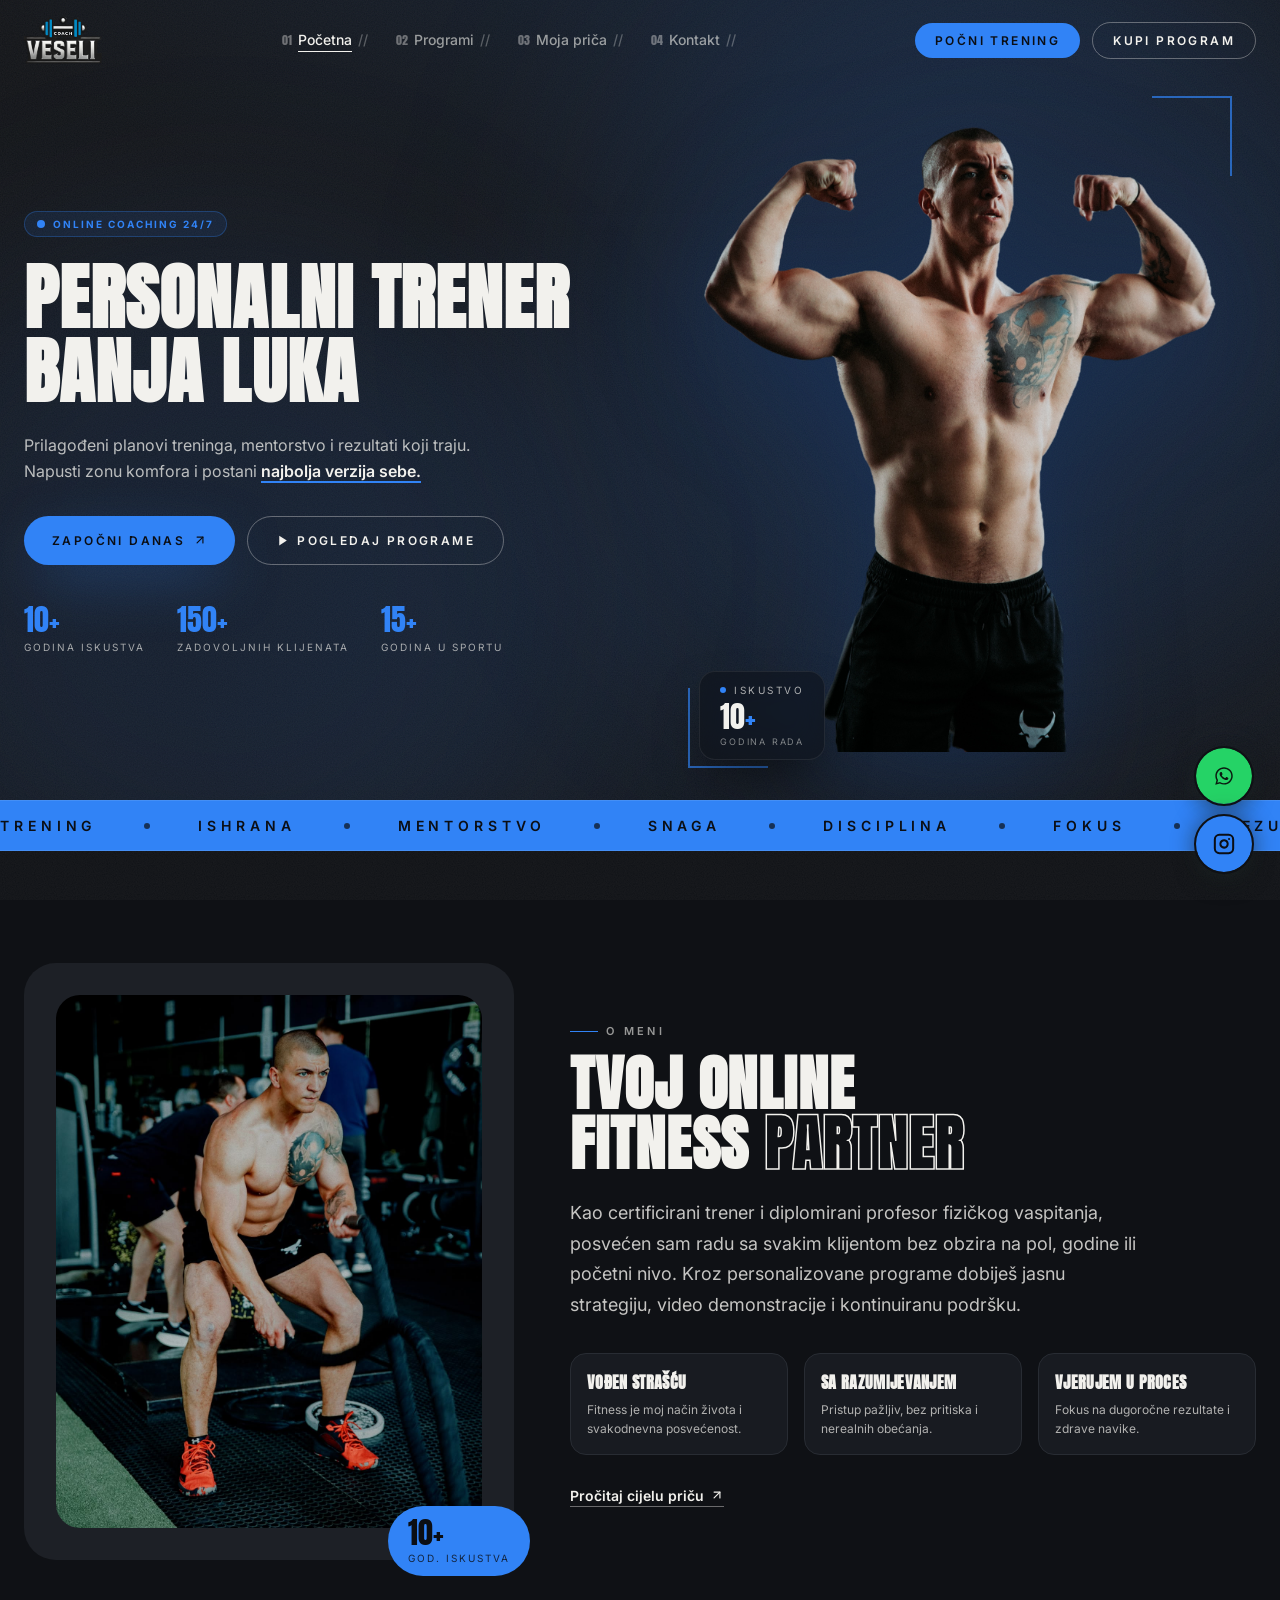
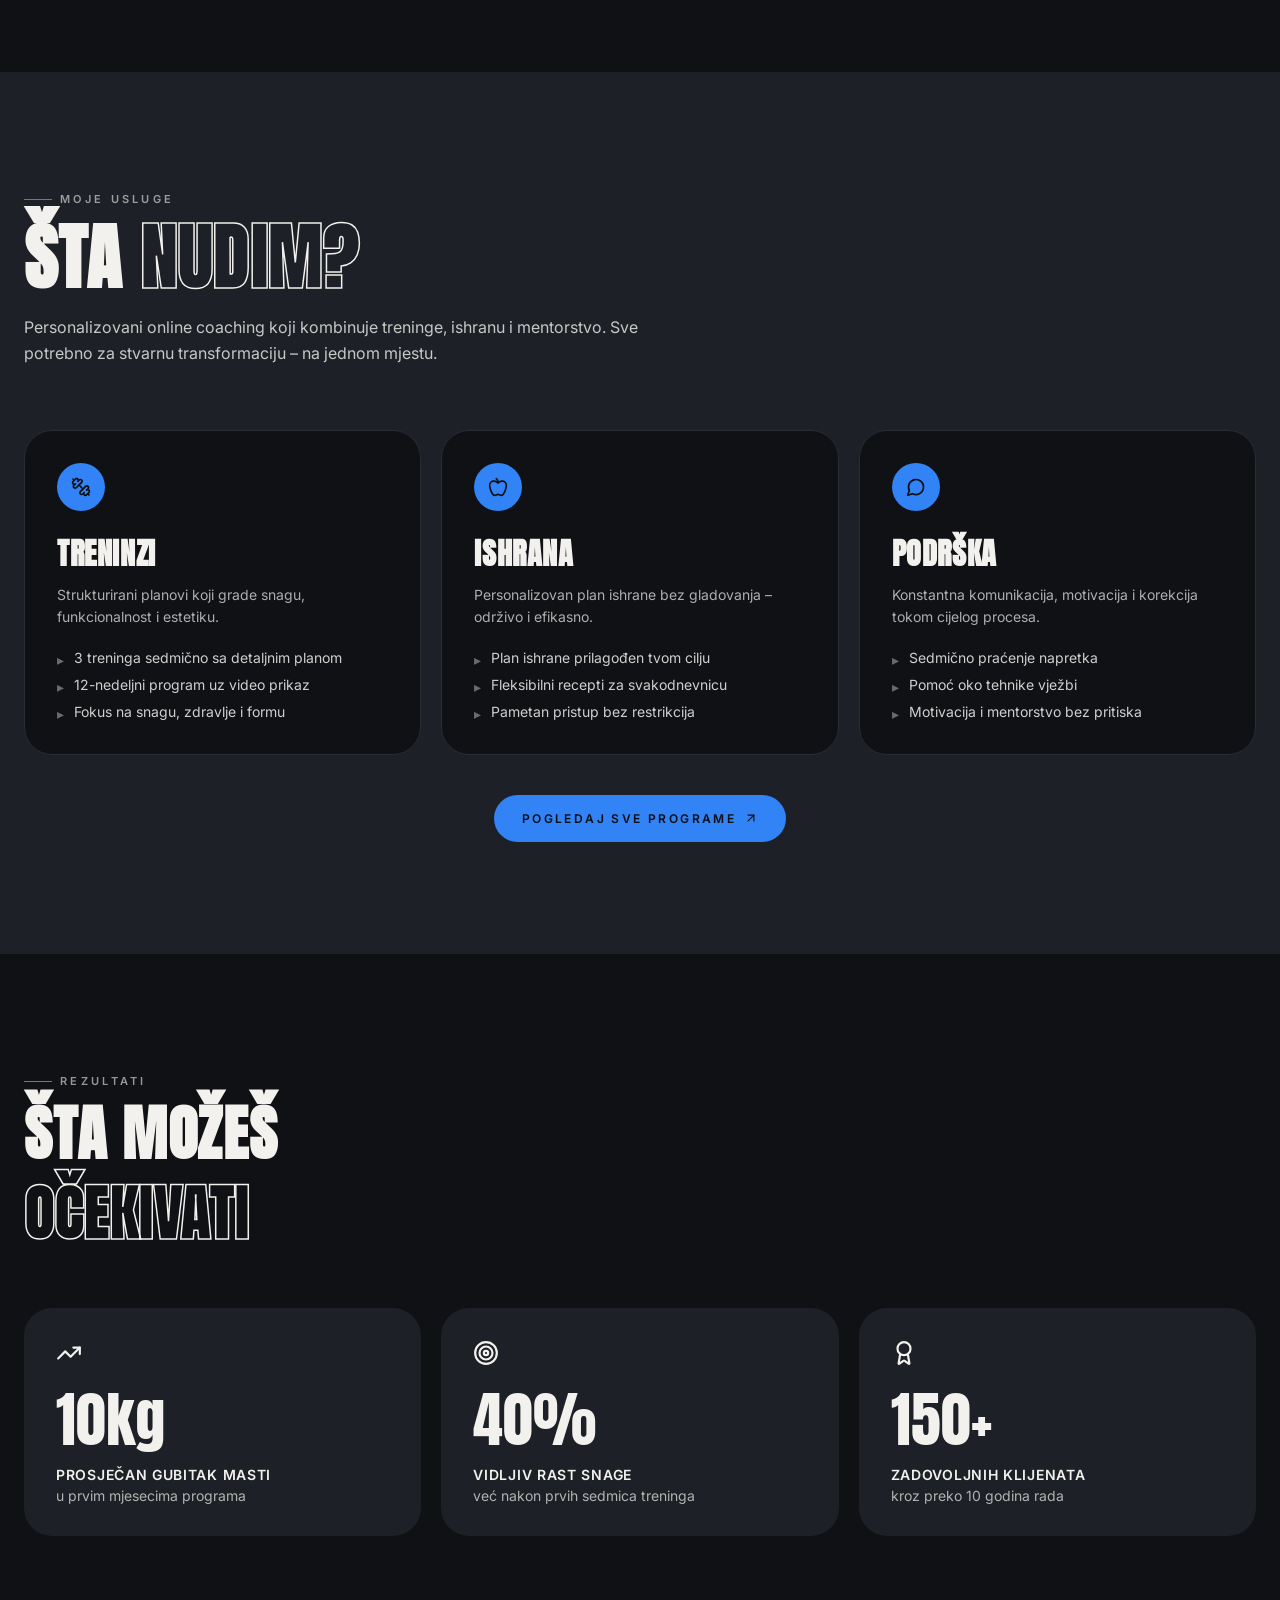
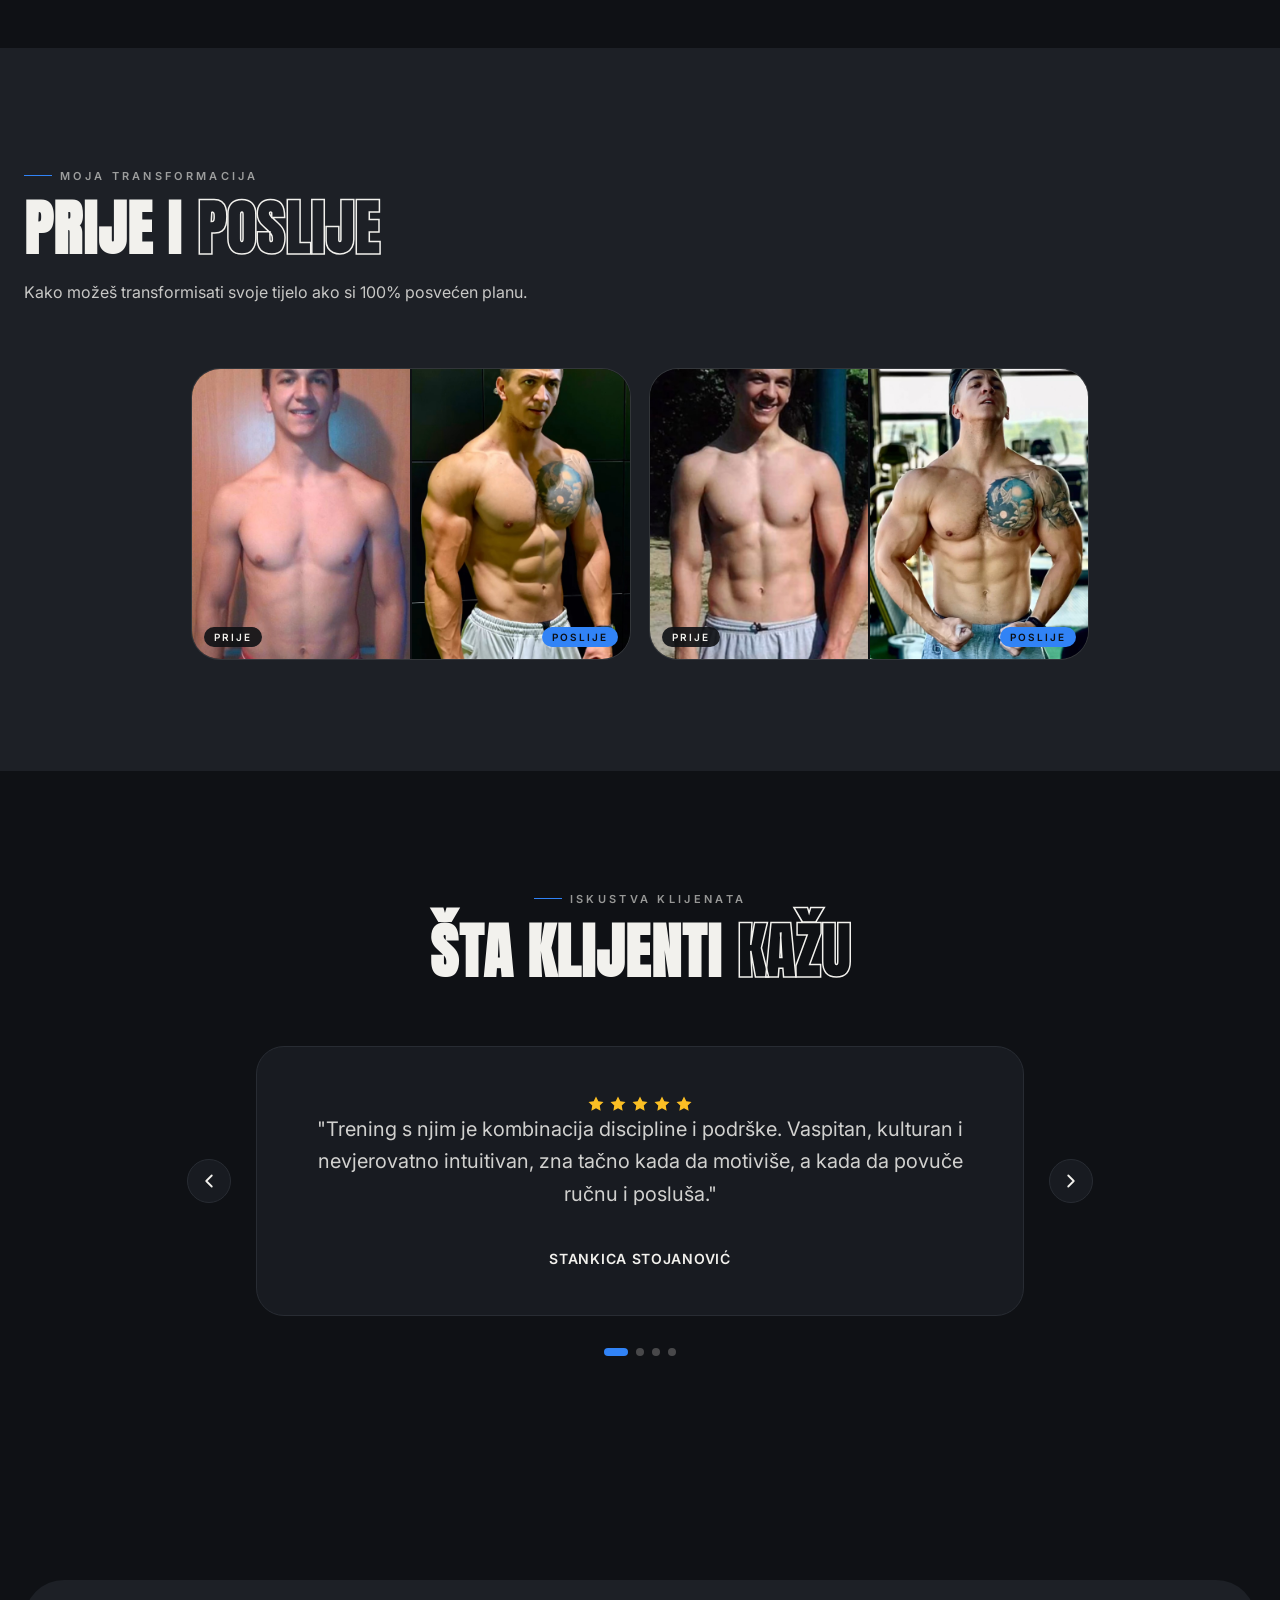
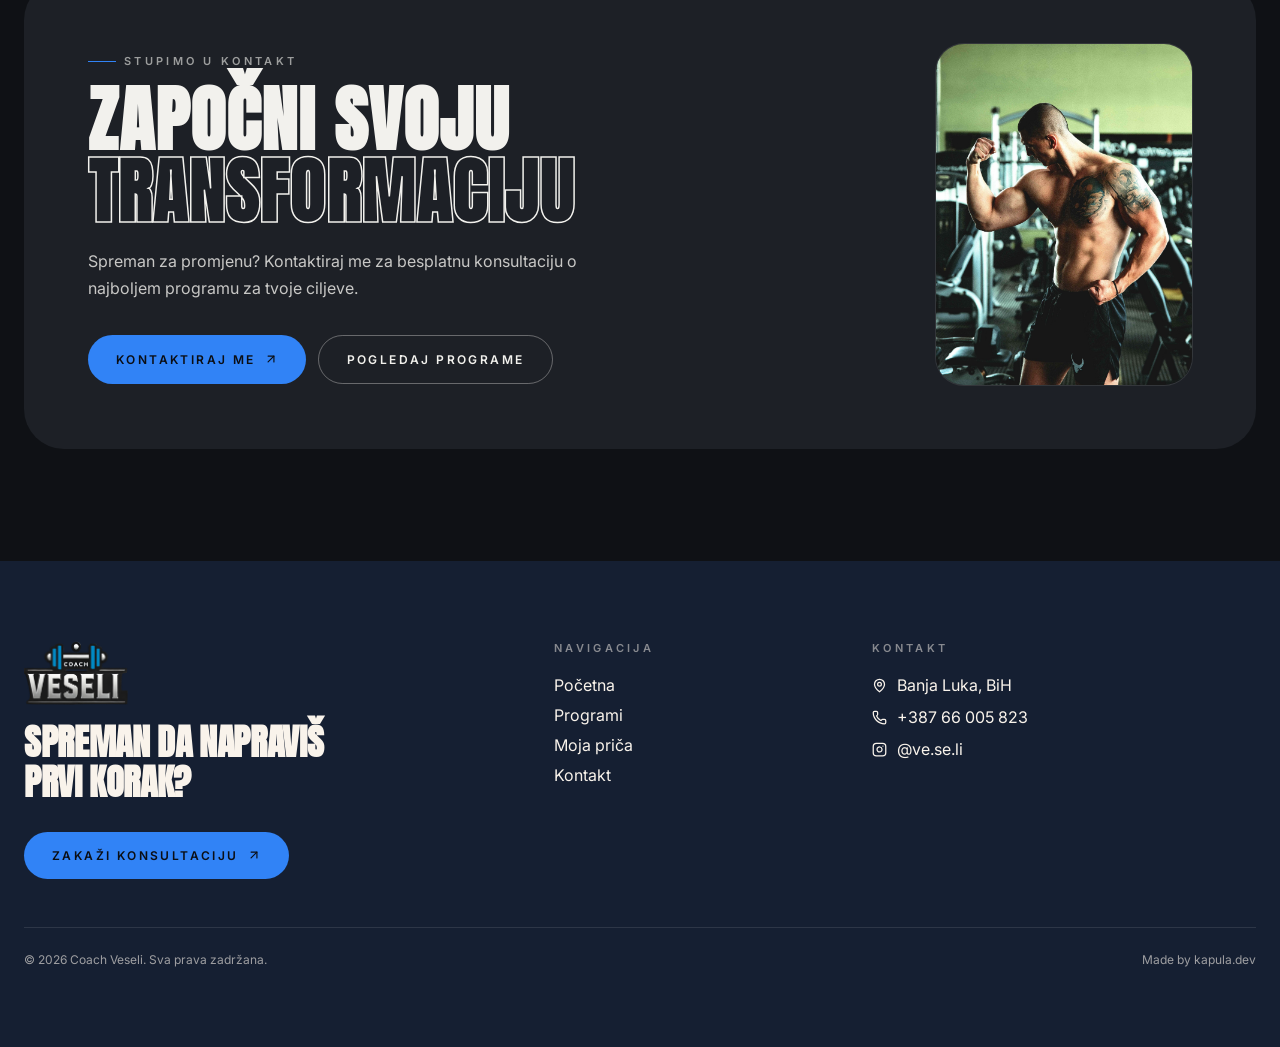
<file: index.html>
<!DOCTYPE html>
<html lang="bs">
<head>
    <meta charset="UTF-8" />
    <meta name="viewport" content="width=device-width, initial-scale=1.0" />
    <title>Personalni Trener Banja Luka i Online Coaching | Coach Veseli</title>
    <meta name="description" content="Personalni trener u Banjoj Luci i online coaching širom BiH i regiona. Individualni planovi treninga i ishrane s Nemanjom Veselinovićem. Zakaži besplatnu konsultaciju." />
    <meta name="robots" content="index, follow" />
    <meta name="author" content="Nemanja Veselinović" />
    <link rel="canonical" href="https://veseli.fit/" />
    <link rel="icon" type="image/jpeg" href="assets/img/logo-veseli.jpg" />
    <link rel="apple-touch-icon" href="assets/img/logo-veseli.jpg" />
    <meta name="theme-color" content="#0f1115" />

    <!-- Open Graph -->
    <meta property="og:type" content="website" />
    <meta property="og:site_name" content="Coach Veseli" />
    <meta property="og:locale" content="bs_BA" />
    <meta property="og:url" content="https://veseli.fit/" />
    <meta property="og:title" content="Personalni Trener Banja Luka i Online Coaching | Coach Veseli" />
    <meta property="og:description" content="Personalni trener u Banjoj Luci i online coaching širom BiH i regiona. Individualni planovi treninga i ishrane s Nemanjom Veselinovićem." />
    <meta property="og:image" content="https://veseli.fit/assets/img/hero-coach.png" />
    <meta property="og:image:alt" content="Nemanja Veselinović — personalni trener, Coach Veseli" />

    <!-- Twitter -->
    <meta name="twitter:card" content="summary_large_image" />
    <meta name="twitter:title" content="Personalni Trener Banja Luka i Online Coaching | Coach Veseli" />
    <meta name="twitter:description" content="Personalni trener u Banjoj Luci i online coaching širom BiH i regiona. Individualni planovi treninga i ishrane s Nemanjom Veselinovićem." />
    <meta name="twitter:image" content="https://veseli.fit/assets/img/hero-coach.png" />

    <link rel="stylesheet" href="assets/css/style.css" />

    <!-- Structured data: lokalni biznis + trener -->
    <script type="application/ld+json">
    {
      "@context": "https://schema.org",
      "@graph": [
        {
          "@type": "ExerciseGym",
          "@id": "https://veseli.fit/#business",
          "name": "Coach Veseli — Personalni trener Banja Luka",
          "url": "https://veseli.fit/",
          "image": "https://veseli.fit/assets/img/hero-coach.png",
          "logo": "https://veseli.fit/assets/img/logo-veseli.jpg",
          "description": "Personalni trener i online coaching — individualni planovi treninga, ishrane i mentorstva za klijente u Banjoj Luci, širom Bosne i Hercegovine i online.",
          "email": "nemanja@vese.li",
          "priceRange": "$$",
          "address": {
            "@type": "PostalAddress",
            "addressLocality": "Banja Luka",
            "addressRegion": "Republika Srpska",
            "addressCountry": "BA"
          },
          "areaServed": [
            { "@type": "City", "name": "Banja Luka" },
            { "@type": "Country", "name": "Bosna i Hercegovina" },
            { "@type": "Place", "name": "Online / cijeli svijet" }
          ],
          "sameAs": [
            "https://www.instagram.com/ve.se.li/"
          ],
          "employee": { "@id": "https://veseli.fit/o-meni/#person" }
        },
        {
          "@type": "Person",
          "@id": "https://veseli.fit/o-meni/#person",
          "name": "Nemanja Veselinović",
          "alternateName": "Coach Veseli",
          "jobTitle": "Personalni trener",
          "worksFor": { "@id": "https://veseli.fit/#business" },
          "url": "https://veseli.fit/o-meni/",
          "image": "https://veseli.fit/assets/img/about-me.jpg",
          "sameAs": [
            "https://www.instagram.com/ve.se.li/"
          ]
        },
        {
          "@type": "Service",
          "name": "Online personalni trening",
          "serviceType": "Personalni trening i online coaching",
          "provider": { "@id": "https://veseli.fit/#business" },
          "areaServed": { "@type": "Place", "name": "Online / cijeli svijet" },
          "url": "https://veseli.fit/programi/"
        },
        {
          "@type": "WebSite",
          "@id": "https://veseli.fit/#website",
          "url": "https://veseli.fit/",
          "name": "Coach Veseli",
          "inLanguage": "bs"
        }
      ]
    }
    </script>
</head>
<body>
    <!-- ═══ NAVBAR ═══ -->
    <nav class="navbar">
        <div class="container nav-inner">
            <a href="index.html" class="nav-logo"><img src="assets/img/logo-veseli.jpg" alt="Coach Veseli" /></a>

            <div class="nav-links">
                <a href="index.html" class="nav-link active"><span class="num">01</span><span class="label">Početna</span><span class="slash">//</span></a>
                <a href="programi/" class="nav-link"><span class="num">02</span><span class="label">Programi</span><span class="slash">//</span></a>
                <a href="o-meni/" class="nav-link"><span class="num">03</span><span class="label">Moja priča</span><span class="slash">//</span></a>
                <a href="kontakt/" class="nav-link"><span class="num">04</span><span class="label">Kontakt</span><span class="slash">//</span></a>
            </div>

            <div class="nav-cta">
                <a href="kontakt/" class="btn btn-primary">Počni Trening</a>
                <a href="https://coachveseli.gumroad.com/l/goyhd" target="_blank" rel="noopener noreferrer" class="btn btn-outline">Kupi Program</a>
            </div>

            <div class="nav-toggle-wrap">
                <button class="nav-toggle" aria-label="Toggle menu">
                    <svg class="icon-menu" width="22" height="22" viewBox="0 0 24 24" fill="none" stroke="currentColor" stroke-width="2" stroke-linecap="round" stroke-linejoin="round"><line x1="4" x2="20" y1="12" y2="12"/><line x1="4" x2="20" y1="6" y2="6"/><line x1="4" x2="20" y1="18" y2="18"/></svg>
                    <svg class="icon-close" style="display:none" width="22" height="22" viewBox="0 0 24 24" fill="none" stroke="currentColor" stroke-width="2" stroke-linecap="round" stroke-linejoin="round"><path d="M18 6 6 18"/><path d="m6 6 12 12"/></svg>
                </button>
            </div>
        </div>

        <div class="mobile-menu">
            <div class="mobile-menu-inner">
                <a href="index.html" class="mobile-link active"><span class="num">01</span>Početna</a>
                <a href="programi/" class="mobile-link"><span class="num">02</span>Programi</a>
                <a href="o-meni/" class="mobile-link"><span class="num">03</span>Moja priča</a>
                <a href="kontakt/" class="mobile-link"><span class="num">04</span>Kontakt</a>
                <div class="mobile-cta">
                    <a href="kontakt/" class="btn btn-primary">Počni Trening</a>
                    <a href="https://coachveseli.gumroad.com/l/goyhd" target="_blank" rel="noopener noreferrer" class="btn btn-outline">Kupi Program</a>
                </div>
            </div>
        </div>
    </nav>

    <!-- ═══ HERO ═══ -->
    <section class="hero">
        <div class="hero-bg" aria-hidden="true">
            <div class="aurora-1"></div>
            <div class="aurora-2"></div>
            <div class="hero-sheen"></div>
            <div class="hero-grain"></div>
        </div>

        <div class="container hero-grid">
            <div class="hero-left">
                <div class="pill-badge reveal in-view">
                    <span class="pill-dot"></span>
                    <span class="txt">Online Coaching 24/7</span>
                </div>

                <h1 class="display-xl hero-title reveal in-view">Personalni trener Banja Luka</h1>

                <p class="hero-desc reveal in-view d-2">
                    Prilagođeni planovi treninga, mentorstvo i rezultati koji traju.<br />
                    Napusti zonu komfora i postani <span class="hl">najbolja verzija sebe.</span>
                </p>

                <div class="hero-actions reveal in-view d-3">
                    <a href="kontakt/" class="btn btn-primary glow-primary">Započni danas<svg width="14" height="14" viewBox="0 0 24 24" fill="none" stroke="currentColor" stroke-width="2" stroke-linecap="round" stroke-linejoin="round"><path d="M7 7h10v10"/><path d="M7 17 17 7"/></svg></a>
                    <a href="programi/" class="btn btn-outline"><svg width="13" height="13" viewBox="0 0 24 24" fill="currentColor" stroke="none"><polygon points="6 3 20 12 6 21 6 3"/></svg>Pogledaj programe</a>
                </div>

                <div class="hero-stats reveal in-view d-4">
                    <div class="hero-stat"><p class="num">10+</p><p class="lbl">Godina iskustva</p></div>
                    <div class="hero-stat"><p class="num">150+</p><p class="lbl">Zadovoljnih klijenata</p></div>
                    <div class="hero-stat"><p class="num">15+</p><p class="lbl">Godina u sportu</p></div>
                </div>
            </div>

            <div class="hero-right">
                <div class="hero-img-wrap">
                    <span class="hero-bracket tr"></span>
                    <span class="hero-bracket bl"></span>
                    <img src="assets/img/hero-coach.png" alt="Coach Veseli" class="hero-img" />
                    <div class="hero-float-card glass-card">
                    <div class="row">
                        <span class="dot"></span>
                        <p class="lbl">Iskustvo</p>
                    </div>
                    <p class="big">10<span class="text-accent-blue">+</span></p>
                    <p class="sub">godina rada</p>
                    </div>
                </div>
            </div>
        </div>

        <div class="marquee-strip">
            <div class="marquee-track">
                <div class="marquee-group">
                    <span class="marquee-word">Trening<span class="dot"></span></span>
                    <span class="marquee-word">Ishrana<span class="dot"></span></span>
                    <span class="marquee-word">Mentorstvo<span class="dot"></span></span>
                    <span class="marquee-word">Snaga<span class="dot"></span></span>
                    <span class="marquee-word">Disciplina<span class="dot"></span></span>
                    <span class="marquee-word">Fokus<span class="dot"></span></span>
                    <span class="marquee-word">Rezultati<span class="dot"></span></span>
                    <span class="marquee-word">Napredak<span class="dot"></span></span>
                </div>
                <div class="marquee-group">
                    <span class="marquee-word">Trening<span class="dot"></span></span>
                    <span class="marquee-word">Ishrana<span class="dot"></span></span>
                    <span class="marquee-word">Mentorstvo<span class="dot"></span></span>
                    <span class="marquee-word">Snaga<span class="dot"></span></span>
                    <span class="marquee-word">Disciplina<span class="dot"></span></span>
                    <span class="marquee-word">Fokus<span class="dot"></span></span>
                    <span class="marquee-word">Rezultati<span class="dot"></span></span>
                    <span class="marquee-word">Napredak<span class="dot"></span></span>
                </div>
            </div>
        </div>
    </section>

    <!-- ═══ ABOUT TEASER ═══ -->
    <section class="section">
        <div class="container about-teaser-grid">
            <div class="about-teaser-img-wrap reveal reveal-scale">
                <div class="about-teaser-panel panel-sage">
                    <img src="assets/img/about-me.jpg" alt="Coach Veseli" loading="lazy" />
                    <div class="about-teaser-badge">
                    <p class="big">10+</p>
                    <p class="small">god. iskustva</p>
                    </div>
                </div>
            </div>
            <div class="reveal d-1">
                <span class="section-label">O Meni</span>
                <h2 class="display-xl about-teaser-title">Tvoj online<br />fitness <span class="text-outline">partner</span></h2>
                <p style="color:hsl(var(--foreground)/0.8);line-height:1.7;font-size:1.125rem;margin-bottom:1rem;max-width:36rem;">
                    Kao certificirani trener i diplomirani profesor fizičkog vaspitanja, posvećen sam radu sa svakim klijentom bez obzira na pol, godine ili početni nivo. Kroz personalizovane programe dobiješ jasnu strategiju, video demonstracije i kontinuiranu podršku.
                </p>

                <div class="value-grid">
                    <div class="value-card">
                        <h4>Vođen strašću</h4>
                        <p>Fitness je moj način života i svakodnevna posvećenost.</p>
                    </div>
                    <div class="value-card">
                        <h4>Sa razumijevanjem</h4>
                        <p>Pristup pažljiv, bez pritiska i nerealnih obećanja.</p>
                    </div>
                    <div class="value-card">
                        <h4>Vjerujem u proces</h4>
                        <p>Fokus na dugoročne rezultate i zdrave navike.</p>
                    </div>
                </div>

                <a href="o-meni/" class="text-link">Pročitaj cijelu priču<svg width="14" height="14" viewBox="0 0 24 24" fill="none" stroke="currentColor" stroke-width="2" stroke-linecap="round" stroke-linejoin="round"><path d="M7 7h10v10"/><path d="M7 17 17 7"/></svg></a>
            </div>
        </div>
    </section>

    <!-- ═══ SERVICES ═══ -->
    <section class="section panel-sage">
        <div class="container">
            <div class="section-head reveal">
                <span class="section-label">Moje Usluge</span>
                <h2 class="display-xl services-title">Šta <span class="text-outline">nudim?</span></h2>
                <p>Personalizovani online coaching koji kombinuje treninge, ishranu i mentorstvo. Sve potrebno za stvarnu transformaciju – na jednom mjestu.</p>
            </div>

            <div class="services-grid">
                <div class="service-card reveal hover-lift">
                    <div class="service-icon">
                        <svg width="20" height="20" viewBox="0 0 24 24" fill="none" stroke="currentColor" stroke-width="2" stroke-linecap="round" stroke-linejoin="round"><path d="M14.4 14.4 9.6 9.6"/><path d="M18.657 21.485a2 2 0 1 1-2.829-2.828l-1.767 1.768a2 2 0 1 1-2.829-2.829l6.364-6.364a2 2 0 1 1 2.829 2.829l-1.768 1.767a2 2 0 1 1 2.828 2.829z"/><path d="m21.5 21.5-1.4-1.4"/><path d="M3.9 3.9 2.5 2.5"/><path d="M6.404 12.768a2 2 0 1 1-2.829-2.829l1.768-1.767a2 2 0 1 1-2.828-2.829l2.828-2.828a2 2 0 1 1 2.829 2.828l1.767-1.768a2 2 0 1 1 2.829 2.829z"/></svg>
                    </div>
                    <h3>Treninzi</h3>
                    <p>Strukturirani planovi koji grade snagu, funkcionalnost i estetiku.</p>
                    <ul>
                        <li><span class="bullet">▸</span><span>3 treninga sedmično sa detaljnim planom</span></li>
                        <li><span class="bullet">▸</span><span>12-nedeljni program uz video prikaz</span></li>
                        <li><span class="bullet">▸</span><span>Fokus na snagu, zdravlje i formu</span></li>
                    </ul>
                </div>

                <div class="service-card reveal d-1 hover-lift">
                    <div class="service-icon">
                        <svg width="20" height="20" viewBox="0 0 24 24" fill="none" stroke="currentColor" stroke-width="2" stroke-linecap="round" stroke-linejoin="round"><path d="M12 20.94c1.5 0 2.75 1.06 4 1.06 3 0 6-8 6-12.22A4.91 4.91 0 0 0 17 5c-2.22 0-4 1.44-5 2-1-.56-2.78-2-5-2a4.9 4.9 0 0 0-5 4.78C2 14 5 22 8 22c1.25 0 2.5-1.06 4-1.06Z"/><path d="M10 2c1 .5 2 2 2 5"/></svg>
                    </div>
                    <h3>Ishrana</h3>
                    <p>Personalizovan plan ishrane bez gladovanja – održivo i efikasno.</p>
                    <ul>
                        <li><span class="bullet">▸</span><span>Plan ishrane prilagođen tvom cilju</span></li>
                        <li><span class="bullet">▸</span><span>Fleksibilni recepti za svakodnevnicu</span></li>
                        <li><span class="bullet">▸</span><span>Pametan pristup bez restrikcija</span></li>
                    </ul>
                </div>

                <div class="service-card reveal d-2 hover-lift">
                    <div class="service-icon">
                        <svg width="20" height="20" viewBox="0 0 24 24" fill="none" stroke="currentColor" stroke-width="2" stroke-linecap="round" stroke-linejoin="round"><path d="M7.9 20A9 9 0 1 0 4 16.1L2 22Z"/></svg>
                    </div>
                    <h3>Podrška</h3>
                    <p>Konstantna komunikacija, motivacija i korekcija tokom cijelog procesa.</p>
                    <ul>
                        <li><span class="bullet">▸</span><span>Sedmično praćenje napretka</span></li>
                        <li><span class="bullet">▸</span><span>Pomoć oko tehnike vježbi</span></li>
                        <li><span class="bullet">▸</span><span>Motivacija i mentorstvo bez pritiska</span></li>
                    </ul>
                </div>
            </div>

            <div class="center-cta">
                <a href="programi/" class="btn btn-primary">
                    Pogledaj sve programe
                    <svg width="14" height="14" viewBox="0 0 24 24" fill="none" stroke="currentColor" stroke-width="2" stroke-linecap="round" stroke-linejoin="round"><path d="M7 7h10v10"/><path d="M7 17 17 7"/></svg>
                </a>
            </div>
        </div>
    </section>

    <!-- ═══ STATS ═══ -->
    <section class="section">
        <div class="container">
            <div class="section-head reveal">
                <span class="section-label">Rezultati</span>
                <h2 class="display-xl stats-title">Šta možeš<br /><span class="text-outline stats-title-line2" style="display:inline-block;">očekivati</span></h2>
            </div>

            <div class="stats-grid">
                <div class="stat-card panel-sage reveal">
                    <svg width="26" height="26" viewBox="0 0 24 24" fill="none" stroke="currentColor" stroke-width="2" stroke-linecap="round" stroke-linejoin="round"><path d="M22 7 13.5 15.5 8.5 10.5 2 17"/><path d="M16 7h6v6"/></svg>
                    <p class="big tabnums"><span data-counter="10" data-suffix="kg">0kg</span></p>
                    <p class="label">Prosječan gubitak masti</p>
                    <p class="desc">u prvim mjesecima programa</p>
                </div>
                <div class="stat-card panel-sage reveal d-1">
                    <svg width="26" height="26" viewBox="0 0 24 24" fill="none" stroke="currentColor" stroke-width="2" stroke-linecap="round" stroke-linejoin="round"><circle cx="12" cy="12" r="10"/><circle cx="12" cy="12" r="6"/><circle cx="12" cy="12" r="2"/></svg>
                    <p class="big tabnums"><span data-counter="40" data-suffix="%">0%</span></p>
                    <p class="label">Vidljiv rast snage</p>
                    <p class="desc">već nakon prvih sedmica treninga</p>
                </div>
                <div class="stat-card panel-sage reveal d-2">
                    <svg width="26" height="26" viewBox="0 0 24 24" fill="none" stroke="currentColor" stroke-width="2" stroke-linecap="round" stroke-linejoin="round"><path d="m15.477 12.89 1.515 8.526a.5.5 0 0 1-.81.47l-3.58-2.687a1 1 0 0 0-1.197 0l-3.586 2.686a.5.5 0 0 1-.81-.469l1.514-8.526"/><circle cx="12" cy="8" r="6"/></svg>
                    <p class="big tabnums"><span data-counter="150" data-suffix="+">0+</span></p>
                    <p class="label">Zadovoljnih klijenata</p>
                    <p class="desc">kroz preko 10 godina rada</p>
                </div>
            </div>
        </div>
    </section>

    <!-- ═══ TRANSFORMATIONS ═══ -->
    <section class="section panel-sage">
        <div class="container">
            <div class="section-head reveal">
                <span class="section-label">Moja Transformacija</span>
                <h2 class="display-xl transform-title">Prije i <span class="text-outline">poslije</span></h2>
                <p>Kako možeš transformisati svoje tijelo ako si 100% posvećen planu.</p>
            </div>

            <div class="transform-grid">
                <div class="transform-pair reveal">
                    <div class="ph">
                        <img src="assets/img/transform-1.jpg" alt="Prije" loading="lazy" />
                        <span class="transform-tag before">Prije</span>
                    </div>
                    <div class="ph">
                        <img src="assets/img/transform-after1.jpg" alt="Poslije" loading="lazy" />
                        <span class="transform-tag after">Poslije</span>
                    </div>
                </div>
                <div class="transform-pair reveal d-1">
                    <div class="ph">
                        <img src="assets/img/transform-2.jpg" alt="Prije" loading="lazy" />
                        <span class="transform-tag before">Prije</span>
                    </div>
                    <div class="ph">
                        <img src="assets/img/transform-after2.jpg" alt="Poslije" loading="lazy" />
                        <span class="transform-tag after">Poslije</span>
                    </div>
                </div>
            </div>
        </div>
    </section>

    <!-- ═══ TESTIMONIALS ═══ -->
    <section class="section" style="overflow:hidden;">
        <div class="container">
            <div class="section-head center reveal">
                <span class="section-label center">Iskustva Klijenata</span>
                <h2 class="display-xl testi-title">Šta klijenti <span class="text-outline">kažu</span></h2>
            </div>

            <div class="testi-wrap">
                <button class="testi-nav prev" aria-label="Prethodna recenzija">
                    <svg width="22" height="22" viewBox="0 0 24 24" fill="none" stroke="currentColor" stroke-width="2" stroke-linecap="round" stroke-linejoin="round"><path d="m15 18-6-6 6-6"/></svg>
                </button>

                <div class="testi-viewport">
                    <blockquote class="testi-card active">
                        <div class="testi-stars">
                            <svg width="18" height="18" viewBox="0 0 24 24"><polygon points="12 2 15.09 8.26 22 9.27 17 14.14 18.18 21.02 12 17.77 5.82 21.02 7 14.14 2 9.27 8.91 8.26 12 2"/></svg>
                            <svg width="18" height="18" viewBox="0 0 24 24"><polygon points="12 2 15.09 8.26 22 9.27 17 14.14 18.18 21.02 12 17.77 5.82 21.02 7 14.14 2 9.27 8.91 8.26 12 2"/></svg>
                            <svg width="18" height="18" viewBox="0 0 24 24"><polygon points="12 2 15.09 8.26 22 9.27 17 14.14 18.18 21.02 12 17.77 5.82 21.02 7 14.14 2 9.27 8.91 8.26 12 2"/></svg>
                            <svg width="18" height="18" viewBox="0 0 24 24"><polygon points="12 2 15.09 8.26 22 9.27 17 14.14 18.18 21.02 12 17.77 5.82 21.02 7 14.14 2 9.27 8.91 8.26 12 2"/></svg>
                            <svg width="18" height="18" viewBox="0 0 24 24"><polygon points="12 2 15.09 8.26 22 9.27 17 14.14 18.18 21.02 12 17.77 5.82 21.02 7 14.14 2 9.27 8.91 8.26 12 2"/></svg>
                        </div>
                        <p class="text">"Trening s njim je kombinacija discipline i podrške. Vaspitan, kulturan i nevjerovatno intuitivan, zna tačno kada da motiviše, a kada da povuče ručnu i posluša."</p>
                        <div class="testi-foot">
                            <span class="testi-name">Stankica Stojanović</span>
                        </div>
                    </blockquote>

                    <blockquote class="testi-card">
                        <div class="testi-stars">
                            <svg width="18" height="18" viewBox="0 0 24 24"><polygon points="12 2 15.09 8.26 22 9.27 17 14.14 18.18 21.02 12 17.77 5.82 21.02 7 14.14 2 9.27 8.91 8.26 12 2"/></svg>
                            <svg width="18" height="18" viewBox="0 0 24 24"><polygon points="12 2 15.09 8.26 22 9.27 17 14.14 18.18 21.02 12 17.77 5.82 21.02 7 14.14 2 9.27 8.91 8.26 12 2"/></svg>
                            <svg width="18" height="18" viewBox="0 0 24 24"><polygon points="12 2 15.09 8.26 22 9.27 17 14.14 18.18 21.02 12 17.77 5.82 21.02 7 14.14 2 9.27 8.91 8.26 12 2"/></svg>
                            <svg width="18" height="18" viewBox="0 0 24 24"><polygon points="12 2 15.09 8.26 22 9.27 17 14.14 18.18 21.02 12 17.77 5.82 21.02 7 14.14 2 9.27 8.91 8.26 12 2"/></svg>
                            <svg width="18" height="18" viewBox="0 0 24 24"><polygon points="12 2 15.09 8.26 22 9.27 17 14.14 18.18 21.02 12 17.77 5.82 21.02 7 14.14 2 9.27 8.91 8.26 12 2"/></svg>
                        </div>
                        <p class="text">"Počeo sam trenirati s Nemanjom u 46. godini i za nešto više od godinu dana došao do najbolje forme u kojoj sam ikada bio. Vrhunski profesionalac."</p>
                        <div class="testi-foot">
                            <span class="testi-name">Drago Gverić</span>
                        </div>
                    </blockquote>

                    <blockquote class="testi-card">
                        <div class="testi-stars">
                            <svg width="18" height="18" viewBox="0 0 24 24"><polygon points="12 2 15.09 8.26 22 9.27 17 14.14 18.18 21.02 12 17.77 5.82 21.02 7 14.14 2 9.27 8.91 8.26 12 2"/></svg>
                            <svg width="18" height="18" viewBox="0 0 24 24"><polygon points="12 2 15.09 8.26 22 9.27 17 14.14 18.18 21.02 12 17.77 5.82 21.02 7 14.14 2 9.27 8.91 8.26 12 2"/></svg>
                            <svg width="18" height="18" viewBox="0 0 24 24"><polygon points="12 2 15.09 8.26 22 9.27 17 14.14 18.18 21.02 12 17.77 5.82 21.02 7 14.14 2 9.27 8.91 8.26 12 2"/></svg>
                            <svg width="18" height="18" viewBox="0 0 24 24"><polygon points="12 2 15.09 8.26 22 9.27 17 14.14 18.18 21.02 12 17.77 5.82 21.02 7 14.14 2 9.27 8.91 8.26 12 2"/></svg>
                            <svg width="18" height="18" viewBox="0 0 24 24"><polygon points="12 2 15.09 8.26 22 9.27 17 14.14 18.18 21.02 12 17.77 5.82 21.02 7 14.14 2 9.27 8.91 8.26 12 2"/></svg>
                        </div>
                        <p class="text">"Najbolji trener u gradu i šire, koji je odradio rehabilitaciju mog koljena nakon operacije i podigao kvalitet mog treninga na sasvim novi nivo."</p>
                        <div class="testi-foot">
                            <span class="testi-name">Danijela Bubulj</span>
                        </div>
                    </blockquote>

                    <blockquote class="testi-card">
                        <div class="testi-stars">
                            <svg width="18" height="18" viewBox="0 0 24 24"><polygon points="12 2 15.09 8.26 22 9.27 17 14.14 18.18 21.02 12 17.77 5.82 21.02 7 14.14 2 9.27 8.91 8.26 12 2"/></svg>
                            <svg width="18" height="18" viewBox="0 0 24 24"><polygon points="12 2 15.09 8.26 22 9.27 17 14.14 18.18 21.02 12 17.77 5.82 21.02 7 14.14 2 9.27 8.91 8.26 12 2"/></svg>
                            <svg width="18" height="18" viewBox="0 0 24 24"><polygon points="12 2 15.09 8.26 22 9.27 17 14.14 18.18 21.02 12 17.77 5.82 21.02 7 14.14 2 9.27 8.91 8.26 12 2"/></svg>
                            <svg width="18" height="18" viewBox="0 0 24 24"><polygon points="12 2 15.09 8.26 22 9.27 17 14.14 18.18 21.02 12 17.77 5.82 21.02 7 14.14 2 9.27 8.91 8.26 12 2"/></svg>
                            <svg width="18" height="18" viewBox="0 0 24 24"><polygon points="12 2 15.09 8.26 22 9.27 17 14.14 18.18 21.02 12 17.77 5.82 21.02 7 14.14 2 9.27 8.91 8.26 12 2"/></svg>
                        </div>
                        <p class="text">"Nemanja ne priča mnogo, on radi. Njegovi treninzi su brutalni i baš zato daju prave rezultate. Ako želiš da postaneš jači – Nemanja je trener za tebe."</p>
                        <div class="testi-foot">
                            <span class="testi-name">Vladimir Čavor</span>
                        </div>
                    </blockquote>
                </div>

                <button class="testi-nav next" aria-label="Sljedeća recenzija">
                    <svg width="22" height="22" viewBox="0 0 24 24" fill="none" stroke="currentColor" stroke-width="2" stroke-linecap="round" stroke-linejoin="round"><path d="m9 18 6-6-6-6"/></svg>
                </button>
            </div>

            <div class="testi-dots">
                <button class="testi-dot active" aria-label="Prikaži recenziju 1"></button>
                <button class="testi-dot" aria-label="Prikaži recenziju 2"></button>
                <button class="testi-dot" aria-label="Prikaži recenziju 3"></button>
                <button class="testi-dot" aria-label="Prikaži recenziju 4"></button>
            </div>
        </div>
    </section>

    <!-- ═══ FINAL CTA ═══ -->
    <section class="section">
        <div class="container">
            <div class="final-cta-panel panel-sage reveal">
                <div class="final-cta-grid">
                    <div class="final-cta-text">
                        <span class="section-label">Stupimo u Kontakt</span>
                        <h2 class="display-xl cta-title" style="margin-top:1rem;">Započni svoju<br /><span class="text-outline">transformaciju</span></h2>
                        <p style="color:hsl(var(--foreground)/0.8);margin-top:1.25rem;max-width:32rem;line-height:1.7;">Spreman za promjenu? Kontaktiraj me za besplatnu konsultaciju o najboljem programu za tvoje ciljeve.</p>
                        <div class="hero-actions" style="margin-top:2rem;">
                            <a href="kontakt/" class="btn btn-primary">
                            Kontaktiraj me
                            <svg width="14" height="14" viewBox="0 0 24 24" fill="none" stroke="currentColor" stroke-width="2" stroke-linecap="round" stroke-linejoin="round"><path d="M7 7h10v10"/><path d="M7 17 17 7"/></svg>
                            </a>
                            <a href="programi/" class="btn btn-outline">Pogledaj programe</a>
                        </div>
                    </div>
                    <div class="final-cta-img">
                        <div class="final-cta-img-wrap">
                            <img src="assets/img/mentorship.jpg" alt="Mentorstvo" />
                        </div>
                    </div>
                </div>
            </div>
        </div>
    </section>

    <!-- ═══ FOOTER ═══ -->
    <footer class="site-footer">
        <div class="container footer-inner">
            <div class="footer-grid">
                <div class="footer-col-1">
                    <a href="index.html" style="display:inline-flex;align-items:center;">
                        <img src="assets/img/logo-veseli.jpg" alt="Coach Veseli" />
                    </a>
                    <h2>Spreman da napraviš<br /><span class="line2">prvi korak?</span></h2>
                    <a href="kontakt/" class="btn btn-primary" style="margin-top:1rem;">
                    Zakaži konsultaciju
                    <svg width="14" height="14" viewBox="0 0 24 24" fill="none" stroke="currentColor" stroke-width="2" stroke-linecap="round" stroke-linejoin="round"><path d="M7 7h10v10"/><path d="M7 17 17 7"/></svg>
                    </a>
                </div>

                <div class="footer-col-2">
                    <h4 class="footer-heading">Navigacija</h4>
                    <div class="footer-links">
                        <a href="index.html">Početna</a>
                        <a href="programi/">Programi</a>
                        <a href="o-meni/">Moja priča</a>
                        <a href="kontakt/">Kontakt</a>
                    </div>
                </div>

                <div class="footer-col-3">
                    <h4 class="footer-heading">Kontakt</h4>
                    <div class="footer-contact">
                        <div class="footer-contact-row">
                            <svg width="15" height="15" viewBox="0 0 24 24" fill="none" stroke="currentColor" stroke-width="2" stroke-linecap="round" stroke-linejoin="round"><path d="M20 10c0 6-8 12-8 12s-8-6-8-12a8 8 0 0 1 16 0Z"/><circle cx="12" cy="10" r="3"/></svg>
                            <span>Banja Luka, BiH</span>
                        </div>
                        <a href="tel:+38766005823" class="footer-contact-row">
                            <svg width="15" height="15" viewBox="0 0 24 24" fill="none" stroke="currentColor" stroke-width="2" stroke-linecap="round" stroke-linejoin="round"><path d="M13.832 16.568a1 1 0 0 0 1.213-.303l.355-.465A2 2 0 0 1 17 15h3a2 2 0 0 1 2 2v3a2 2 0 0 1-2 2A18 18 0 0 1 2 4a2 2 0 0 1 2-2h3a2 2 0 0 1 2 2v3a2 2 0 0 1-.632 1.596l-.465.355a1 1 0 0 0-.303 1.213 12.035 12.035 0 0 0 6.232 6.404Z"/></svg>
                            <span>+387 66 005 823</span>
                        </a>
                        <a href="https://www.instagram.com/ve.se.li/" target="_blank" rel="noopener noreferrer" class="footer-contact-row">
                            <svg width="15" height="15" viewBox="0 0 24 24" fill="none" stroke="currentColor" stroke-width="2" stroke-linecap="round" stroke-linejoin="round"><rect width="20" height="20" x="2" y="2" rx="5" ry="5"/><path d="M16 11.37A4 4 0 1 1 12.63 8 4 4 0 0 1 16 11.37z"/><line x1="17.5" x2="17.51" y1="6.5" y2="6.5"/></svg>
                            <span>@ve.se.li</span>
                        </a>
                    </div>
                </div>
            </div>

            <div class="footer-bottom">
                <p>© <span id="year"></span> Coach Veseli. Sva prava zadržana.</p>
                <a href="https://www.kaupla.dev" target="_blank" rel="noopener noreferrer">Made by kapula.dev</a>
            </div>
        </div>
    </footer>

    <!-- ═══ FLOATING WHATSAPP ═══ -->
    <a href="https://wa.me/38766005823" target="_blank" rel="noopener noreferrer" aria-label="Pošalji poruku na WhatsApp" class="floating-wa">
    <span class="glow"></span>
    <span class="ping"></span>
    <span class="btn-circle">
        <svg width="20" height="20" viewBox="0 0 448 512" fill="currentColor"><path d="M380.9 97.1C339 55.1 283.2 32 223.9 32c-122.4 0-222 99.6-222 222 0 39.1 10.2 77.3 29.6 111L0 480l117.7-30.9c32.4 17.7 68.9 27 106.1 27h.1c122.3 0 224.1-99.6 224.1-222 0-59.3-25.2-115-67.1-157zm-157 341.6c-33.2 0-65.7-8.9-94-25.7l-6.7-4-69.8 18.3L72 359.2l-4.4-7c-18.5-29.4-28.2-63.3-28.2-98.2 0-101.7 82.8-184.5 184.6-184.5 49.3 0 95.6 19.2 130.4 54.1 34.8 34.9 56.2 81.2 56.1 130.5 0 101.8-84.9 184.6-186.6 184.6zm101.2-138.2c-5.5-2.8-32.8-16.2-37.9-18-5.1-1.9-8.8-2.8-12.5 2.8-3.7 5.6-14.3 18-17.6 21.8-3.2 3.7-6.5 4.2-12 1.4-32.6-16.3-54-29.1-75.5-66-5.7-9.8 5.7-9.1 16.3-30.3 1.8-3.7.9-6.9-.5-9.7-1.4-2.8-12.5-30.1-17.1-41.2-4.5-10.8-9.1-9.3-12.5-9.5-3.2-.2-6.9-.2-10.6-.2-3.7 0-9.7 1.4-14.8 6.9-5.1 5.6-19.4 19-19.4 46.3 0 27.3 19.9 53.7 22.6 57.4 2.8 3.7 39.1 59.7 94.8 83.8 35.2 15.2 49 16.5 66.6 13.9 10.7-1.6 32.8-13.4 37.4-26.4 4.6-13 4.6-24.1 3.2-26.4-1.3-2.5-5-3.9-10.5-6.6z"/></svg>
    </span>
    <span class="tooltip">WhatsApp</span>
    </a>

    <!-- ═══ FLOATING INSTAGRAM ═══ -->
    <a href="https://www.instagram.com/ve.se.li/" target="_blank" rel="noopener noreferrer" aria-label="Otvori Instagram profil ve.se.li" class="floating-ig">
    <span class="glow"></span>
    <span class="ping"></span>
    <span class="btn-circle">
        <svg width="22" height="22" viewBox="0 0 24 24" fill="none" stroke="currentColor" stroke-width="2.2" stroke-linecap="round" stroke-linejoin="round"><rect width="20" height="20" x="2" y="2" rx="5" ry="5"/><path d="M16 11.37A4 4 0 1 1 12.63 8 4 4 0 0 1 16 11.37z"/><line x1="17.5" x2="17.51" y1="6.5" y2="6.5"/></svg>
    </span>
    <span class="tooltip">@ve.se.li</span>
    </a>

    <script>document.getElementById('year').textContent = new Date().getFullYear();</script>
    <script src="assets/js/main.js"></script>
</body>
</html>
</file>
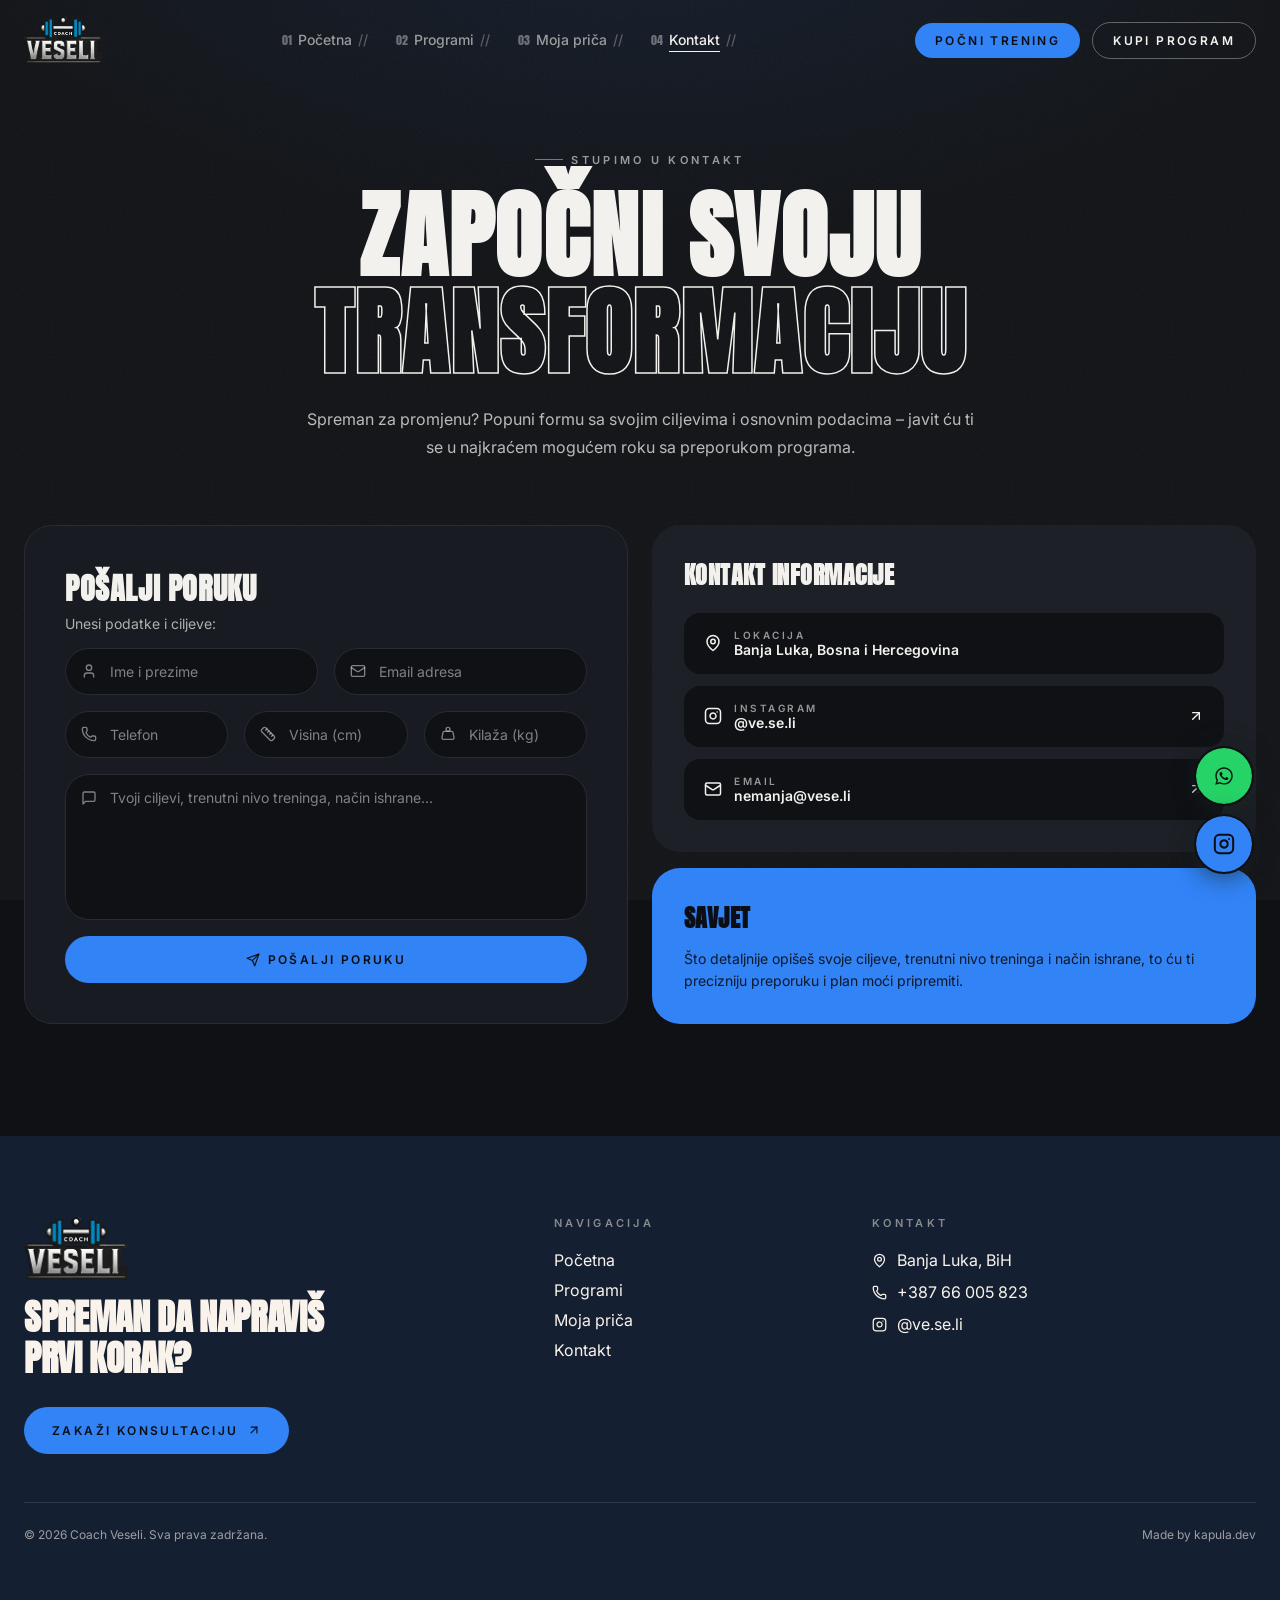
<file: kontakt/index.html>
<!DOCTYPE html>
<html lang="bs">
<head>
    <meta charset="UTF-8" />
    <meta name="viewport" content="width=device-width, initial-scale=1.0" />
    <title>Kontakt | Personalni Trener Banja Luka — Coach Veseli</title>
    <meta name="description" content="Zakaži besplatnu konsultaciju s personalnim trenerom u Banjoj Luci ili online, bez obzira gdje se nalaziš. Popuni formu i dobij preporuku programa prilagođenu tebi." />
    <meta name="robots" content="index, follow" />
    <link rel="canonical" href="https://veseli.fit/kontakt/" />
    <link rel="icon" type="image/jpeg" href="../assets/img/logo-veseli.jpg" />
    <link rel="apple-touch-icon" href="../assets/img/logo-veseli.jpg" />
    <meta name="theme-color" content="#0f1115" />

    <meta property="og:type" content="website" />
    <meta property="og:site_name" content="Coach Veseli" />
    <meta property="og:locale" content="bs_BA" />
    <meta property="og:url" content="https://veseli.fit/kontakt/" />
    <meta property="og:title" content="Kontakt | Personalni Trener Banja Luka — Coach Veseli" />
    <meta property="og:description" content="Zakaži besplatnu konsultaciju s personalnim trenerom u Banjoj Luci ili online, bez obzira gdje se nalaziš." />
    <meta property="og:image" content="https://veseli.fit/assets/img/mentorship.jpg" />

    <meta name="twitter:card" content="summary_large_image" />
    <meta name="twitter:title" content="Kontakt | Personalni Trener Banja Luka — Coach Veseli" />
    <meta name="twitter:description" content="Zakaži besplatnu konsultaciju s personalnim trenerom u Banjoj Luci ili online." />
    <meta name="twitter:image" content="https://veseli.fit/assets/img/mentorship.jpg" />

    <link rel="stylesheet" href="../assets/css/style.css" />

    <script type="application/ld+json">
    {
      "@context": "https://schema.org",
      "@graph": [
        {
          "@type": "BreadcrumbList",
          "itemListElement": [
            { "@type": "ListItem", "position": 1, "name": "Početna", "item": "https://veseli.fit/" },
            { "@type": "ListItem", "position": 2, "name": "Kontakt", "item": "https://veseli.fit/kontakt/" }
          ]
        },
        {
          "@type": "ContactPage",
          "url": "https://veseli.fit/kontakt/",
          "about": { "@id": "https://veseli.fit/#business" },
          "mainEntity": {
            "@type": "ExerciseGym",
            "@id": "https://veseli.fit/#business",
            "name": "Coach Veseli",
            "email": "nemanja@vese.li",
            "address": {
              "@type": "PostalAddress",
              "addressLocality": "Banja Luka",
              "addressRegion": "Republika Srpska",
              "addressCountry": "BA"
            },
            "sameAs": ["https://www.instagram.com/ve.se.li/"]
          }
        }
      ]
    }
    </script>
</head>
<body>

    <!-- ═══ NAVBAR ═══ -->
    <nav class="navbar">
        <div class="container nav-inner">
            <a href="../index.html" class="nav-logo">
                <img src="../assets/img/logo-veseli.jpg" alt="Coach Veseli" />
            </a>
            <div class="nav-links">
                <a href="../index.html" class="nav-link"><span class="num">01</span><span class="label">Početna</span><span class="slash">//</span></a>
                <a href="../programi/" class="nav-link"><span class="num">02</span><span class="label">Programi</span><span class="slash">//</span></a>
                <a href="../o-meni/" class="nav-link"><span class="num">03</span><span class="label">Moja priča</span><span class="slash">//</span></a>
                <a href="../kontakt/" class="nav-link active"><span class="num">04</span><span class="label">Kontakt</span><span class="slash">//</span></a>
            </div>
            <div class="nav-cta">
                <a href="../kontakt/" class="btn btn-primary">Počni Trening</a>
                <a href="https://coachveseli.gumroad.com/l/goyhd" target="_blank" rel="noopener noreferrer" class="btn btn-outline">Kupi Program</a>
            </div>
            <div class="nav-toggle-wrap">
                <button class="nav-toggle" aria-label="Toggle menu">
                    <svg class="icon-menu" width="22" height="22" viewBox="0 0 24 24" fill="none" stroke="currentColor" stroke-width="2" stroke-linecap="round" stroke-linejoin="round"><line x1="4" x2="20" y1="12" y2="12"/><line x1="4" x2="20" y1="6" y2="6"/><line x1="4" x2="20" y1="18" y2="18"/></svg>
                    <svg class="icon-close" style="display:none" width="22" height="22" viewBox="0 0 24 24" fill="none" stroke="currentColor" stroke-width="2" stroke-linecap="round" stroke-linejoin="round"><path d="M18 6 6 18"/><path d="m6 6 12 12"/></svg>
                </button>
            </div>
        </div>
        <div class="mobile-menu">
            <div class="mobile-menu-inner">
                <a href="../index.html" class="mobile-link"><span class="num">01</span>Početna</a>
                <a href="../programi/" class="mobile-link"><span class="num">02</span>Programi</a>
                <a href="../o-meni/" class="mobile-link"><span class="num">03</span>Moja priča</a>
                <a href="../kontakt/" class="mobile-link active"><span class="num">04</span>Kontakt</a>
                <div class="mobile-cta">
                    <a href="../kontakt/" class="btn btn-primary">Počni Trening</a>
                    <a href="https://coachveseli.gumroad.com/l/goyhd" target="_blank" rel="noopener noreferrer" class="btn btn-outline">Kupi Program</a>
                </div>
            </div>
        </div>
    </nav>

    <!-- ═══ PAGE HERO ═══ -->
    <section class="page-hero">
        <div class="container" style="max-width:48rem;margin:0 auto;">
            <span class="section-label center reveal in-view">Stupimo u Kontakt</span>
            <h1 class="display-xl reveal in-view d-1">Započni svoju<br /><span class="text-outline">transformaciju</span></h1>
            <p class="reveal in-view d-2">Spreman za promjenu? Popuni formu sa svojim ciljevima i osnovnim podacima – javit ću ti se u najkraćem mogućem roku sa preporukom programa.</p>
        </div>
    </section>

    <section class="section" style="padding-top:0;">
        <div class="container">
            <div class="contact-grid">
            <!-- Left — form -->
            <div class="contact-form-col reveal">
                <form class="contact-form" id="contact-form" action="send.php" method="post" novalidate>
                    <div class="contact-form-head">
                        <h2>Pošalji poruku</h2>
                        <p>Unesi podatke i ciljeve:</p>
                    </div>

                    <!-- honeypot — sakriveno od ljudi, botovi ga popune -->
                    <div style="position:absolute;left:-9999px;opacity:0;height:0;overflow:hidden;" aria-hidden="true">
                        <label for="website">Website</label>
                        <input type="text" id="website" name="website" tabindex="-1" autocomplete="off" />
                    </div>

                    <div class="form-row-2">
                        <div class="field">
                            <svg width="16" height="16" viewBox="0 0 24 24" fill="none" stroke="currentColor" stroke-width="2" stroke-linecap="round" stroke-linejoin="round"><path d="M19 21v-2a4 4 0 0 0-4-4H9a4 4 0 0 0-4 4v2"/><circle cx="12" cy="7" r="4"/></svg>
                            <input type="text" name="name" placeholder="Ime i prezime" required />
                        </div>
                        <div class="field">
                            <svg width="16" height="16" viewBox="0 0 24 24" fill="none" stroke="currentColor" stroke-width="2" stroke-linecap="round" stroke-linejoin="round"><rect width="20" height="16" x="2" y="4" rx="2"/><path d="m22 7-8.97 5.7a1.94 1.94 0 0 1-2.06 0L2 7"/></svg>
                            <input type="email" name="email" placeholder="Email adresa" required />
                        </div>
                    </div>

                    <div class="form-row-3">
                        <div class="field">
                            <svg width="16" height="16" viewBox="0 0 24 24" fill="none" stroke="currentColor" stroke-width="2" stroke-linecap="round" stroke-linejoin="round"><path d="M13.832 16.568a1 1 0 0 0 1.213-.303l.355-.465A2 2 0 0 1 17 15h3a2 2 0 0 1 2 2v3a2 2 0 0 1-2 2A18 18 0 0 1 2 4a2 2 0 0 1 2-2h3a2 2 0 0 1 2 2v3a2 2 0 0 1-.632 1.596l-.465.355a1 1 0 0 0-.303 1.213 12.035 12.035 0 0 0 6.232 6.404Z"/></svg>
                            <input type="tel" name="phone" placeholder="Telefon" />
                        </div>
                        <div class="field">
                            <svg width="16" height="16" viewBox="0 0 24 24" fill="none" stroke="currentColor" stroke-width="2" stroke-linecap="round" stroke-linejoin="round"><path d="M21.3 15.3a2.4 2.4 0 0 1 0 3.4l-2.6 2.6a2.4 2.4 0 0 1-3.4 0L2.7 8.7a2.4 2.4 0 0 1 0-3.4l2.6-2.6a2.4 2.4 0 0 1 3.4 0Z"/><path d="m14.5 12.5 2-2"/><path d="m11.5 9.5 2-2"/><path d="m8.5 6.5 2-2"/><path d="m17.5 15.5 2-2"/></svg>
                            <input type="text" name="height" placeholder="Visina (cm)" />
                        </div>
                        <div class="field">
                            <svg width="16" height="16" viewBox="0 0 24 24" fill="none" stroke="currentColor" stroke-width="2" stroke-linecap="round" stroke-linejoin="round"><circle cx="12" cy="5" r="3"/><path d="M6.5 8a2 2 0 0 0-2 1.6l-1.5 8A2 2 0 0 0 5 20h14a2 2 0 0 0 2-2.4l-1.5-8a2 2 0 0 0-2-1.6Z"/></svg>
                            <input type="text" name="weight" placeholder="Kilaža (kg)" />
                        </div>
                    </div>

                    <div class="field-grow field textarea">
                        <svg width="16" height="16" viewBox="0 0 24 24" fill="none" stroke="currentColor" stroke-width="2" stroke-linecap="round" stroke-linejoin="round"><path d="M21 15a2 2 0 0 1-2 2H7l-4 4V5a2 2 0 0 1 2-2h14a2 2 0 0 1 2 2z"/></svg>
                        <textarea name="message" placeholder="Tvoji ciljevi, trenutni nivo treninga, način ishrane..."></textarea>
                    </div>

                    <button type="submit" class="btn btn-primary" style="width:100%;padding:1rem;">
                        <svg width="14" height="14" viewBox="0 0 24 24" fill="none" stroke="currentColor" stroke-width="2" stroke-linecap="round" stroke-linejoin="round"><path d="m22 2-7 20-4-9-9-4Z"/><path d="M22 2 11 13"/></svg>
                        Pošalji poruku
                    </button>
                    <p id="form-status" style="font-size:0.8rem;text-align:center;display:none;"></p>
                </form>
            </div>

            <!-- Right — info -->
            <div class="contact-info-col reveal d-1">
                <div class="contact-info-card panel-sage">
                    <h2>Kontakt informacije</h2>
                    <div class="contact-info-list">
                        <div class="contact-info-row">
                            <svg width="18" height="18" viewBox="0 0 24 24" fill="none" stroke="currentColor" stroke-width="2" stroke-linecap="round" stroke-linejoin="round"><path d="M20 10c0 6-8 12-8 12s-8-6-8-12a8 8 0 0 1 16 0Z"/><circle cx="12" cy="10" r="3"/></svg>
                            <div>
                                <p class="lbl">Lokacija</p>
                                <p class="val">Banja Luka, Bosna i Hercegovina</p>
                            </div>
                        </div>
                        <a href="https://www.instagram.com/ve.se.li/" target="_blank" rel="noopener noreferrer" class="contact-info-row">
                            <svg width="18" height="18" viewBox="0 0 24 24" fill="none" stroke="currentColor" stroke-width="2" stroke-linecap="round" stroke-linejoin="round"><rect width="20" height="20" x="2" y="2" rx="5" ry="5"/><path d="M16 11.37A4 4 0 1 1 12.63 8 4 4 0 0 1 16 11.37z"/><line x1="17.5" x2="17.51" y1="6.5" y2="6.5"/></svg>
                            <div style="flex:1;">
                                <p class="lbl">Instagram</p>
                                <p class="val">@ve.se.li</p>
                            </div>
                            <svg class="arrow" width="16" height="16" viewBox="0 0 24 24" fill="none" stroke="currentColor" stroke-width="2" stroke-linecap="round" stroke-linejoin="round"><path d="M7 7h10v10"/><path d="M7 17 17 7"/></svg>
                        </a>
                        <a href="mailto:nemanja@vese.li" class="contact-info-row">
                            <svg width="18" height="18" viewBox="0 0 24 24" fill="none" stroke="currentColor" stroke-width="2" stroke-linecap="round" stroke-linejoin="round"><rect width="20" height="16" x="2" y="4" rx="2"/><path d="m22 7-8.97 5.7a1.94 1.94 0 0 1-2.06 0L2 7"/></svg>
                            <div style="flex:1;">
                                <p class="lbl">Email</p>
                                <p class="val">nemanja@vese.li</p>
                            </div>
                            <svg class="arrow" width="16" height="16" viewBox="0 0 24 24" fill="none" stroke="currentColor" stroke-width="2" stroke-linecap="round" stroke-linejoin="round"><path d="M7 7h10v10"/><path d="M7 17 17 7"/></svg>
                        </a>
                    </div>
                </div>

                <div class="contact-tip">
                    <h3>Savjet</h3>
                    <p>Što detaljnije opišeš svoje ciljeve, trenutni nivo treninga i način ishrane, to ću ti precizniju preporuku i plan moći pripremiti.</p>
                </div>
            </div>
            </div>
        </div>
    </section>

    <!-- ═══ FOOTER ═══ -->
    <footer class="site-footer">
        <div class="container footer-inner">
            <div class="footer-grid">
                <div class="footer-col-1">
                    <a href="../index.html" style="display:inline-flex;align-items:center;">
                        <img src="../assets/img/logo-veseli.jpg" alt="Coach Veseli" />
                    </a>
                    <h2>Spreman da napraviš<br /><span class="line2">prvi korak?</span></h2>
                    <a href="../kontakt/" class="btn btn-primary" style="margin-top:1rem;">
                    Zakaži konsultaciju
                    <svg width="14" height="14" viewBox="0 0 24 24" fill="none" stroke="currentColor" stroke-width="2" stroke-linecap="round" stroke-linejoin="round"><path d="M7 7h10v10"/><path d="M7 17 17 7"/></svg>
                    </a>
                </div>
                <div class="footer-col-2">
                    <h4 class="footer-heading">Navigacija</h4>
                    <div class="footer-links">
                        <a href="../index.html">Početna</a>
                        <a href="../programi/">Programi</a>
                        <a href="../o-meni/">Moja priča</a>
                        <a href="../kontakt/">Kontakt</a>
                    </div>
                </div>
                <div class="footer-col-3">
                    <h4 class="footer-heading">Kontakt</h4>
                    <div class="footer-contact">
                        <div class="footer-contact-row">
                            <svg width="15" height="15" viewBox="0 0 24 24" fill="none" stroke="currentColor" stroke-width="2" stroke-linecap="round" stroke-linejoin="round"><path d="M20 10c0 6-8 12-8 12s-8-6-8-12a8 8 0 0 1 16 0Z"/><circle cx="12" cy="10" r="3"/></svg>
                            <span>Banja Luka, BiH</span>
                        </div>
                        <a href="tel:+38766005823" class="footer-contact-row">
                            <svg width="15" height="15" viewBox="0 0 24 24" fill="none" stroke="currentColor" stroke-width="2" stroke-linecap="round" stroke-linejoin="round"><path d="M13.832 16.568a1 1 0 0 0 1.213-.303l.355-.465A2 2 0 0 1 17 15h3a2 2 0 0 1 2 2v3a2 2 0 0 1-2 2A18 18 0 0 1 2 4a2 2 0 0 1 2-2h3a2 2 0 0 1 2 2v3a2 2 0 0 1-.632 1.596l-.465.355a1 1 0 0 0-.303 1.213 12.035 12.035 0 0 0 6.232 6.404Z"/></svg>
                            <span>+387 66 005 823</span>
                        </a>
                        <a href="https://www.instagram.com/ve.se.li/" target="_blank" rel="noopener noreferrer" class="footer-contact-row">
                            <svg width="15" height="15" viewBox="0 0 24 24" fill="none" stroke="currentColor" stroke-width="2" stroke-linecap="round" stroke-linejoin="round"><rect width="20" height="20" x="2" y="2" rx="5" ry="5"/><path d="M16 11.37A4 4 0 1 1 12.63 8 4 4 0 0 1 16 11.37z"/><line x1="17.5" x2="17.51" y1="6.5" y2="6.5"/></svg>
                            <span>@ve.se.li</span>
                        </a>
                    </div>
                </div>
            </div>
            <div class="footer-bottom">
                <p>© <span id="year"></span> Coach Veseli. Sva prava zadržana.</p>
                <a href="https://www.kaupla.dev" target="_blank" rel="noopener noreferrer">Made by kapula.dev</a>
            </div>
        </div>
    </footer>

    <a href="https://wa.me/38766005823" target="_blank" rel="noopener noreferrer" aria-label="Pošalji poruku na WhatsApp" class="floating-wa">
        <span class="glow"></span>
        <span class="ping"></span>
        <span class="btn-circle">
            <svg width="20" height="20" viewBox="0 0 448 512" fill="currentColor"><path d="M380.9 97.1C339 55.1 283.2 32 223.9 32c-122.4 0-222 99.6-222 222 0 39.1 10.2 77.3 29.6 111L0 480l117.7-30.9c32.4 17.7 68.9 27 106.1 27h.1c122.3 0 224.1-99.6 224.1-222 0-59.3-25.2-115-67.1-157zm-157 341.6c-33.2 0-65.7-8.9-94-25.7l-6.7-4-69.8 18.3L72 359.2l-4.4-7c-18.5-29.4-28.2-63.3-28.2-98.2 0-101.7 82.8-184.5 184.6-184.5 49.3 0 95.6 19.2 130.4 54.1 34.8 34.9 56.2 81.2 56.1 130.5 0 101.8-84.9 184.6-186.6 184.6zm101.2-138.2c-5.5-2.8-32.8-16.2-37.9-18-5.1-1.9-8.8-2.8-12.5 2.8-3.7 5.6-14.3 18-17.6 21.8-3.2 3.7-6.5 4.2-12 1.4-32.6-16.3-54-29.1-75.5-66-5.7-9.8 5.7-9.1 16.3-30.3 1.8-3.7.9-6.9-.5-9.7-1.4-2.8-12.5-30.1-17.1-41.2-4.5-10.8-9.1-9.3-12.5-9.5-3.2-.2-6.9-.2-10.6-.2-3.7 0-9.7 1.4-14.8 6.9-5.1 5.6-19.4 19-19.4 46.3 0 27.3 19.9 53.7 22.6 57.4 2.8 3.7 39.1 59.7 94.8 83.8 35.2 15.2 49 16.5 66.6 13.9 10.7-1.6 32.8-13.4 37.4-26.4 4.6-13 4.6-24.1 3.2-26.4-1.3-2.5-5-3.9-10.5-6.6z"/></svg>
        </span>
        <span class="tooltip">WhatsApp</span>
    </a>

    <a href="https://www.instagram.com/ve.se.li/" target="_blank" rel="noopener noreferrer" aria-label="Otvori Instagram profil ve.se.li" class="floating-ig">
        <span class="glow"></span>
        <span class="ping"></span>
        <span class="btn-circle">
            <svg width="22" height="22" viewBox="0 0 24 24" fill="none" stroke="currentColor" stroke-width="2.2" stroke-linecap="round" stroke-linejoin="round"><rect width="20" height="20" x="2" y="2" rx="5" ry="5"/><path d="M16 11.37A4 4 0 1 1 12.63 8 4 4 0 0 1 16 11.37z"/><line x1="17.5" x2="17.51" y1="6.5" y2="6.5"/></svg>
        </span>
        <span class="tooltip">@ve.se.li</span>
    </a>

    <script>document.getElementById('year').textContent = new Date().getFullYear();</script>
    <script src="../assets/js/main.js"></script>
    <script>
    const form = document.getElementById('contact-form');
    const status = document.getElementById('form-status');
    if (form) {
        form.addEventListener('submit', (e) => {
        e.preventDefault();
        status.style.display = 'block';
        form.reset();
        setTimeout(() => { status.style.display = 'none'; }, 5000);
        });
    }
    </script>
</body>
</html>
</file>
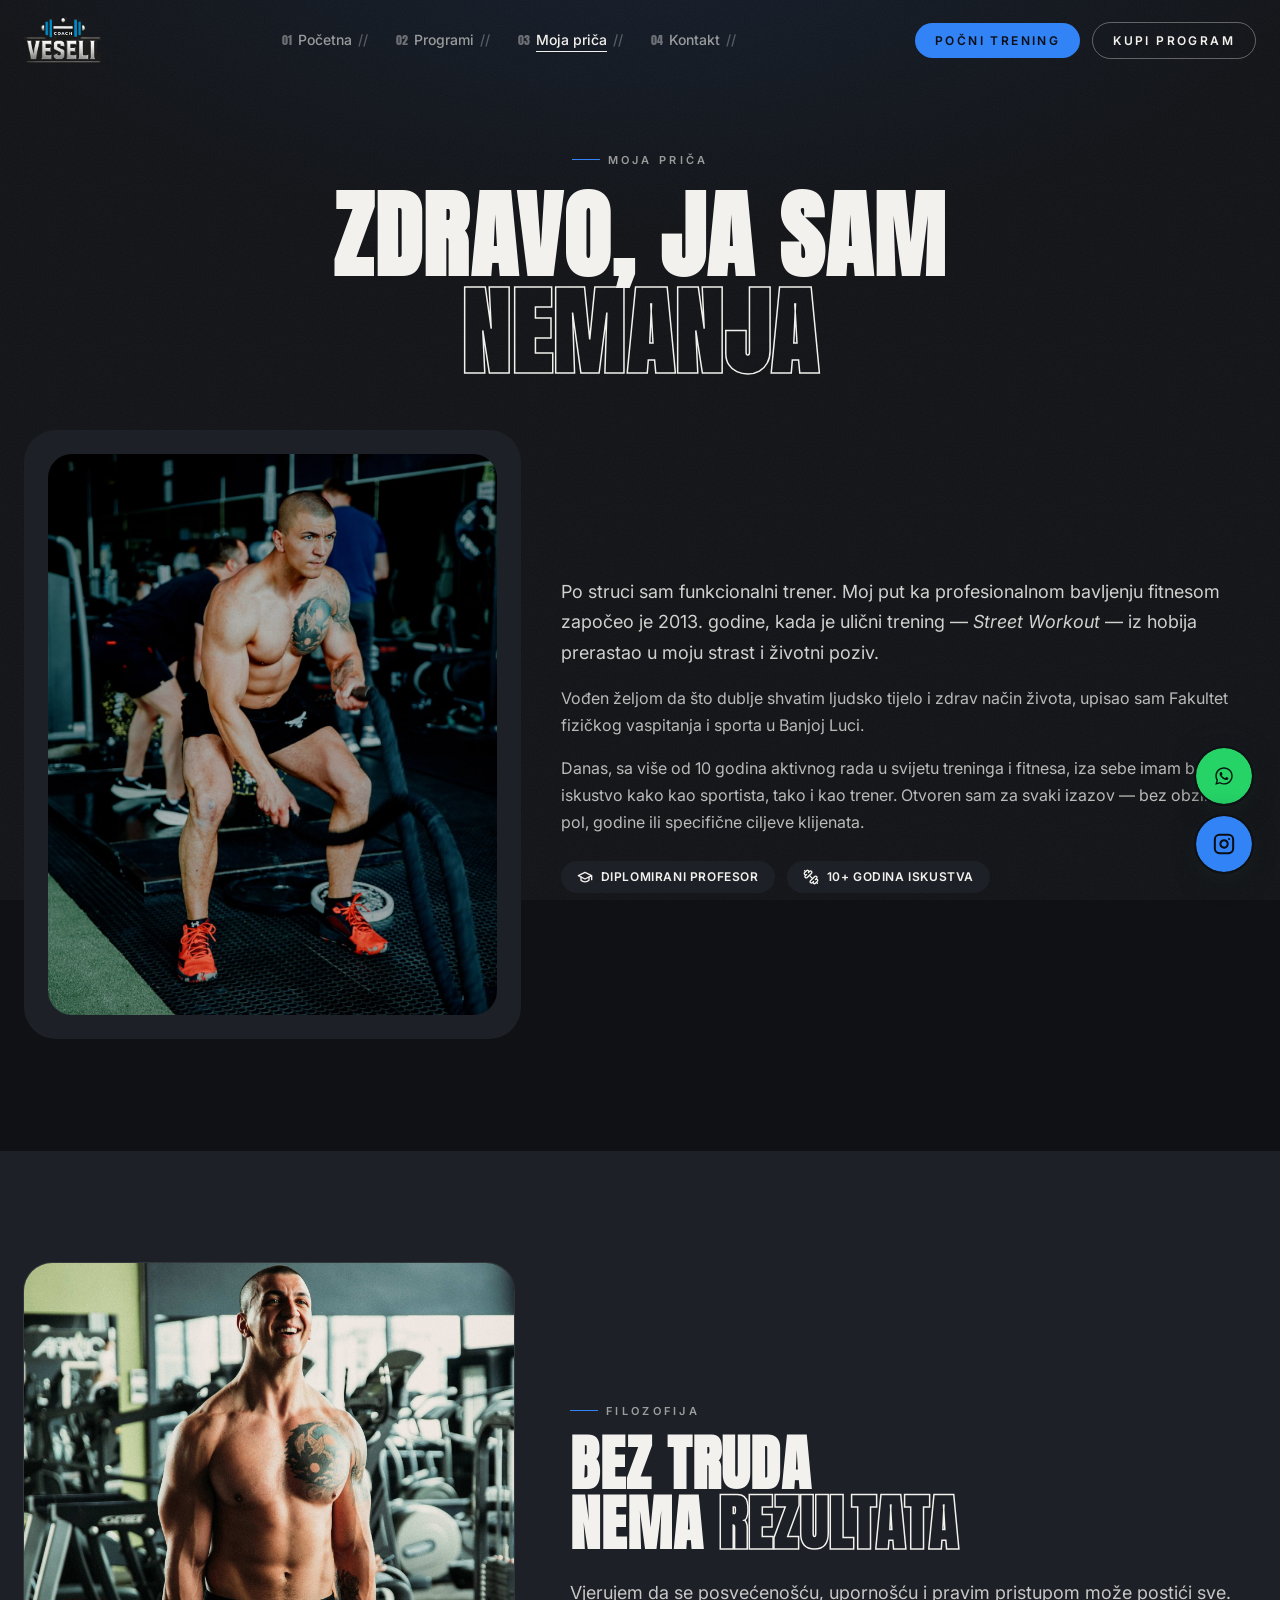
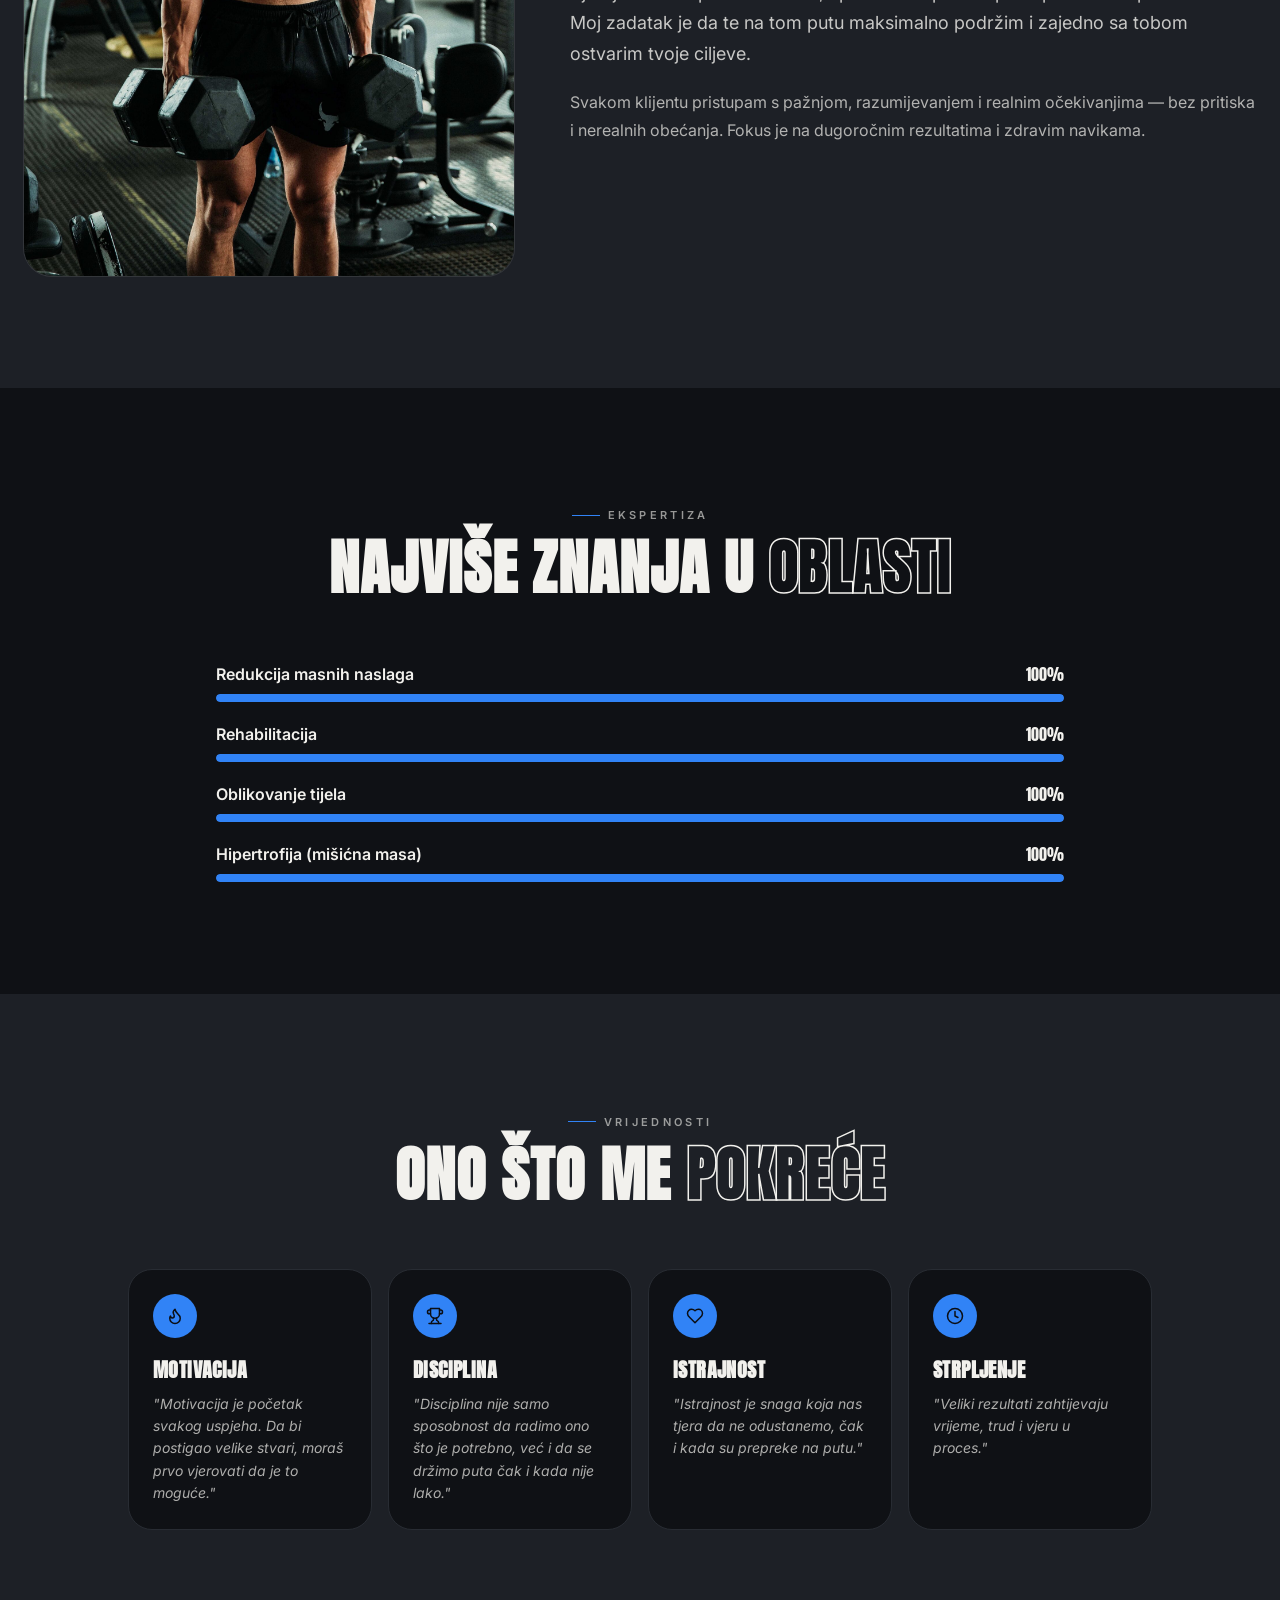
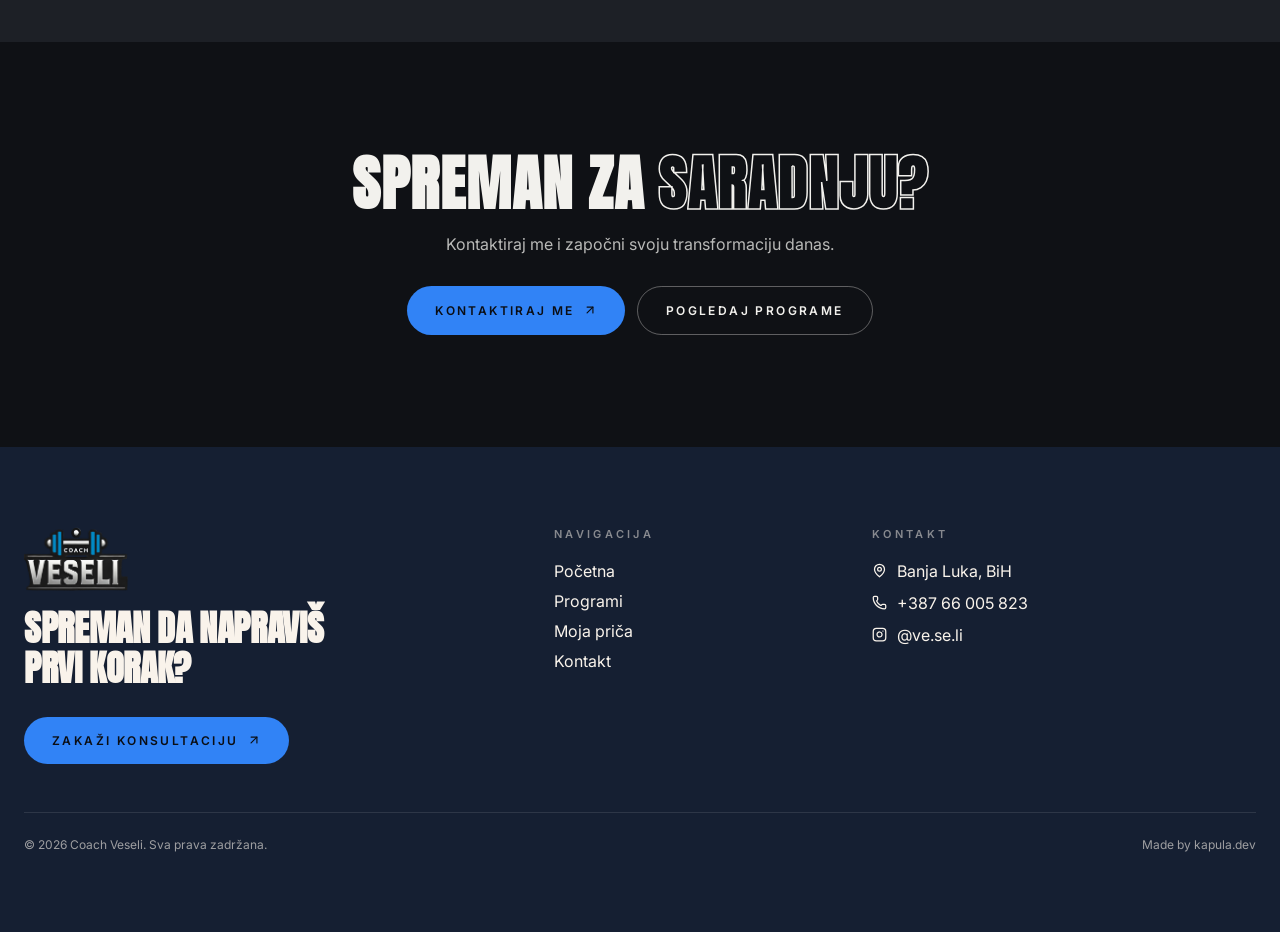
<file: o-meni/index.html>
<!DOCTYPE html>
<html lang="bs">
<head>
    <meta charset="UTF-8" />
    <meta name="viewport" content="width=device-width, initial-scale=1.0" />
    <title>O Meni — Nemanja Veselinović, Personalni Trener | Coach Veseli</title>
    <meta name="description" content="Upoznaj Nemanju Veselinovića — diplomiranog profesora fizičkog vaspitanja i certificiranog personalnog trenera sa 10+ godina iskustva u Banjoj Luci i online." />
    <meta name="robots" content="index, follow" />
    <link rel="canonical" href="https://veseli.fit/o-meni/" />
    <link rel="icon" type="image/jpeg" href="../assets/img/logo-veseli.jpg" />
    <link rel="apple-touch-icon" href="../assets/img/logo-veseli.jpg" />
    <meta name="theme-color" content="#0f1115" />

    <meta property="og:type" content="profile" />
    <meta property="og:site_name" content="Coach Veseli" />
    <meta property="og:locale" content="bs_BA" />
    <meta property="og:url" content="https://veseli.fit/o-meni/" />
    <meta property="og:title" content="O Meni — Nemanja Veselinović, Personalni Trener" />
    <meta property="og:description" content="Diplomirani profesor fizičkog vaspitanja i certificirani personalni trener sa 10+ godina iskustva u Banjoj Luci i online." />
    <meta property="og:image" content="https://veseli.fit/assets/img/about-me.jpg" />

    <meta name="twitter:card" content="summary_large_image" />
    <meta name="twitter:title" content="O Meni — Nemanja Veselinović, Personalni Trener" />
    <meta name="twitter:description" content="Diplomirani profesor fizičkog vaspitanja i certificirani personalni trener sa 10+ godina iskustva." />
    <meta name="twitter:image" content="https://veseli.fit/assets/img/about-me.jpg" />

    <link rel="stylesheet" href="../assets/css/style.css" />

    <script type="application/ld+json">
    {
      "@context": "https://schema.org",
      "@graph": [
        {
          "@type": "BreadcrumbList",
          "itemListElement": [
            { "@type": "ListItem", "position": 1, "name": "Početna", "item": "https://veseli.fit/" },
            { "@type": "ListItem", "position": 2, "name": "Moja priča", "item": "https://veseli.fit/o-meni/" }
          ]
        },
        {
          "@type": "Person",
          "@id": "https://veseli.fit/o-meni/#person",
          "name": "Nemanja Veselinović",
          "alternateName": "Coach Veseli",
          "jobTitle": "Personalni trener",
          "description": "Diplomirani profesor fizičkog vaspitanja i sporta, certificirani personalni trener sa preko 10 godina aktivnog rada u fitnesu.",
          "image": "https://veseli.fit/assets/img/about-me.jpg",
          "url": "https://veseli.fit/o-meni/",
          "worksFor": { "@id": "https://veseli.fit/#business" },
          "alumniOf": {
            "@type": "CollegeOrUniversity",
            "name": "Fakultet fizičkog vaspitanja i sporta, Banja Luka"
          },
          "sameAs": [
            "https://www.instagram.com/ve.se.li/"
          ]
        }
      ]
    }
    </script>
</head>
<body>

    <!-- ═══ NAVBAR ═══ -->
    <nav class="navbar">
        <div class="container nav-inner">
            <a href="../index.html" class="nav-logo">
                <img src="../assets/img/logo-veseli.jpg" alt="Coach Veseli" />
            </a>
            <div class="nav-links">
                <a href="../index.html" class="nav-link"><span class="num">01</span><span class="label">Početna</span><span class="slash">//</span></a>
                <a href="../programi/" class="nav-link"><span class="num">02</span><span class="label">Programi</span><span class="slash">//</span></a>
                <a href="../o-meni/" class="nav-link active"><span class="num">03</span><span class="label">Moja priča</span><span class="slash">//</span></a>
                <a href="../kontakt/" class="nav-link"><span class="num">04</span><span class="label">Kontakt</span><span class="slash">//</span></a>
            </div>
            <div class="nav-cta">
                <a href="../kontakt/" class="btn btn-primary">Počni Trening</a>
                <a href="https://coachveseli.gumroad.com/l/goyhd" target="_blank" rel="noopener noreferrer" class="btn btn-outline">Kupi Program</a>
            </div>
            <div class="nav-toggle-wrap">
                <button class="nav-toggle" aria-label="Toggle menu">
                    <svg class="icon-menu" width="22" height="22" viewBox="0 0 24 24" fill="none" stroke="currentColor" stroke-width="2" stroke-linecap="round" stroke-linejoin="round"><line x1="4" x2="20" y1="12" y2="12"/><line x1="4" x2="20" y1="6" y2="6"/><line x1="4" x2="20" y1="18" y2="18"/></svg>
                    <svg class="icon-close" style="display:none" width="22" height="22" viewBox="0 0 24 24" fill="none" stroke="currentColor" stroke-width="2" stroke-linecap="round" stroke-linejoin="round"><path d="M18 6 6 18"/><path d="m6 6 12 12"/></svg>
                </button>
            </div>
        </div>
        <div class="mobile-menu">
            <div class="mobile-menu-inner">
                <a href="../index.html" class="mobile-link"><span class="num">01</span>Početna</a>
                <a href="../programi/" class="mobile-link"><span class="num">02</span>Programi</a>
                <a href="../o-meni/" class="mobile-link active"><span class="num">03</span>Moja priča</a>
                <a href="../kontakt/" class="mobile-link"><span class="num">04</span>Kontakt</a>
                <div class="mobile-cta">
                    <a href="../kontakt/" class="btn btn-primary">Počni Trening</a>
                    <a href="https://coachveseli.gumroad.com/l/goyhd" target="_blank" rel="noopener noreferrer" class="btn btn-outline">Kupi Program</a>
                </div>
            </div>
        </div>
    </nav>

    <!-- ═══ HERO ═══ -->
    <section class="page-hero" style="padding-bottom:0;">
        <div class="container">
            <span class="section-label center reveal in-view">Moja Priča</span>
            <h1 class="display-xl reveal in-view d-1">Zdravo, ja sam<br /><span class="text-outline">Nemanja</span></h1>
        </div>
    </section>

    <section class="section" style="padding-top:3rem;">
        <div class="container about-hero-grid">
            <div class="about-hero-img reveal reveal-scale">
                <div class="about-hero-panel panel-sage">
                    <img src="../assets/img/about-me.jpg" alt="Nemanja Veselinović - personalni trener" loading="eager" />
                </div>
            </div>
            <div class="about-hero-text reveal d-2">
                <p class="lead">Po struci sam funkcionalni trener. Moj put ka profesionalnom bavljenju fitnesom započeo je 2013. godine, kada je ulični trening — <em>Street Workout</em> — iz hobija prerastao u moju strast i životni poziv.</p>
                <p class="dim">Vođen željom da što dublje shvatim ljudsko tijelo i zdrav način života, upisao sam Fakultet fizičkog vaspitanja i sporta u Banjoj Luci.</p>
                <p class="dim" style="margin-bottom:1.5rem;">Danas, sa više od 10 godina aktivnog rada u svijetu treninga i fitnesa, iza sebe imam bogato iskustvo kako kao sportista, tako i kao trener. Otvoren sam za svaki izazov — bez obzira na pol, godine ili specifične ciljeve klijenata.</p>

                <div class="about-badges">
                    <div class="about-badge panel-sage">
                    <svg width="16" height="16" viewBox="0 0 24 24" fill="none" stroke="currentColor" stroke-width="2" stroke-linecap="round" stroke-linejoin="round"><path d="M22 10v6M2 10l10-5 10 5-10 5z"/><path d="M6 12v5c3 3 9 3 12 0v-5"/></svg>
                    <span>Diplomirani profesor</span>
                    </div>
                    <div class="about-badge panel-sage">
                    <svg width="16" height="16" viewBox="0 0 24 24" fill="none" stroke="currentColor" stroke-width="2" stroke-linecap="round" stroke-linejoin="round"><path d="M14.4 14.4 9.6 9.6"/><path d="M18.657 21.485a2 2 0 1 1-2.829-2.828l-1.767 1.768a2 2 0 1 1-2.829-2.829l6.364-6.364a2 2 0 1 1 2.829 2.829l-1.768 1.767a2 2 0 1 1 2.828 2.829z"/><path d="m21.5 21.5-1.4-1.4"/><path d="M3.9 3.9 2.5 2.5"/><path d="M6.404 12.768a2 2 0 1 1-2.829-2.829l1.768-1.767a2 2 0 1 1-2.828-2.829l2.828-2.828a2 2 0 1 1 2.829 2.828l1.767-1.768a2 2 0 1 1 2.829 2.829z"/></svg>
                    <span>10+ godina iskustva</span>
                    </div>
                </div>
            </div>
        </div>
    </section>

    <!-- ═══ QUOTE / PHILOSOPHY ═══ -->
    <section class="section panel-sage">
        <div class="container quote-grid">
            <div class="reveal reveal-x-left">
                <img src="../assets/img/about-work.jpg" alt="Coach Veseli u radu" loading="lazy" />
            </div>
            <div class="reveal reveal-x-right d-1">
                <span class="section-label">Filozofija</span>
                <h2 class="display-xl section-subtitle" style="margin-top:1rem;margin-bottom:1.5rem;">Bez truda<br />nema <span class="text-outline">rezultata</span></h2>
                <p style="color:hsl(var(--foreground)/0.8);line-height:1.7;margin-bottom:1.25rem;font-size:1.125rem;">Vjerujem da se posvećenošću, upornošću i pravim pristupom može postići sve. Moj zadatak je da te na tom putu maksimalno podržim i zajedno sa tobom ostvarim tvoje ciljeve.</p>
                <p style="color:hsl(var(--foreground)/0.7);line-height:1.7;">Svakom klijentu pristupam s pažnjom, razumijevanjem i realnim očekivanjima — bez pritiska i nerealnih obećanja. Fokus je na dugoročnim rezultatima i zdravim navikama.</p>
            </div>
        </div>
    </section>

    <!-- ═══ EXPERTISE / SKILLS ═══ -->
    <section class="section">
        <div class="container" style="max-width:56rem;">
            <div class="section-head center reveal">
                <span class="section-label center">Ekspertiza</span>
                <h2 class="display-xl section-subtitle">Najviše znanja u <span class="text-outline">oblasti</span></h2>
            </div>
            <div class="skills-wrap">
                <div class="skill-row reveal reveal-x-left">
                    <div class="skill-top"><span class="lbl">Redukcija masnih naslaga</span><span class="pct">100%</span></div>
                    <div class="skill-track"><div class="skill-fill" data-pct="100"></div></div>
                </div>
                <div class="skill-row reveal reveal-x-left d-1">
                    <div class="skill-top"><span class="lbl">Rehabilitacija</span><span class="pct">100%</span></div>
                    <div class="skill-track"><div class="skill-fill" data-pct="100"></div></div>
                </div>
                <div class="skill-row reveal reveal-x-left d-2">
                    <div class="skill-top"><span class="lbl">Oblikovanje tijela</span><span class="pct">100%</span></div>
                    <div class="skill-track"><div class="skill-fill" data-pct="100"></div></div>
                </div>
                <div class="skill-row reveal reveal-x-left d-3">
                    <div class="skill-top"><span class="lbl">Hipertrofija (mišićna masa)</span><span class="pct">100%</span></div>
                    <div class="skill-track"><div class="skill-fill" data-pct="100"></div></div>
                </div>
            </div>
        </div>
    </section>

    <!-- ═══ VALUES ═══ -->
    <section class="section panel-sage">
        <div class="container">
            <div class="section-head center reveal" style="max-width:42rem;margin-left:auto;margin-right:auto;">
                <span class="section-label center">Vrijednosti</span>
                <h2 class="display-xl section-subtitle">Ono što me <span class="text-outline">pokreće</span></h2>
            </div>
            <div class="values-grid">
                <div class="value-item reveal">
                    <div class="ic"><svg width="18" height="18" viewBox="0 0 24 24" fill="none" stroke="currentColor" stroke-width="2" stroke-linecap="round" stroke-linejoin="round"><path d="M8.5 14.5A2.5 2.5 0 0 0 11 12c0-1.38-.5-2-1-3-1.072-2.143-.224-4.054 2-6 .5 2.5 2 4.9 4 6.5 2 1.6 3 3.5 3 5.5a7 7 0 1 1-14 0c0-1.153.433-2.294 1-3a2.5 2.5 0 0 0 2.5 2.5z"/></svg></div>
                    <h3>Motivacija</h3>
                    <p>"Motivacija je početak svakog uspjeha. Da bi postigao velike stvari, moraš prvo vjerovati da je to moguće."</p>
                </div>
                <div class="value-item reveal d-1">
                    <div class="ic"><svg width="18" height="18" viewBox="0 0 24 24" fill="none" stroke="currentColor" stroke-width="2" stroke-linecap="round" stroke-linejoin="round"><path d="M6 9H4.5a2.5 2.5 0 0 1 0-5H6"/><path d="M18 9h1.5a2.5 2.5 0 0 0 0-5H18"/><path d="M4 22h16"/><path d="M10 14.66V17c0 .55-.47.98-.97 1.21C7.85 18.75 7 20.24 7 22"/><path d="M14 14.66V17c0 .55.47.98.97 1.21C16.15 18.75 17 20.24 17 22"/><path d="M18 2H6v7a6 6 0 0 0 12 0V2Z"/></svg></div>
                    <h3>Disciplina</h3>
                    <p>"Disciplina nije samo sposobnost da radimo ono što je potrebno, već i da se držimo puta čak i kada nije lako."</p>
                </div>
                <div class="value-item reveal d-2">
                    <div class="ic"><svg width="18" height="18" viewBox="0 0 24 24" fill="none" stroke="currentColor" stroke-width="2" stroke-linecap="round" stroke-linejoin="round"><path d="M19 14c1.49-1.46 3-3.21 3-5.5A5.5 5.5 0 0 0 16.5 3c-1.76 0-3 .5-4.5 2-1.5-1.5-2.74-2-4.5-2A5.5 5.5 0 0 0 2 8.5c0 2.3 1.5 4.05 3 5.5l7 7Z"/></svg></div>
                    <h3>Istrajnost</h3>
                    <p>"Istrajnost je snaga koja nas tjera da ne odustanemo, čak i kada su prepreke na putu."</p>
                </div>
                <div class="value-item reveal d-3">
                    <div class="ic"><svg width="18" height="18" viewBox="0 0 24 24" fill="none" stroke="currentColor" stroke-width="2" stroke-linecap="round" stroke-linejoin="round"><circle cx="12" cy="12" r="10"/><polyline points="12 6 12 12 16 14"/></svg></div>
                    <h3>Strpljenje</h3>
                    <p>"Veliki rezultati zahtijevaju vrijeme, trud i vjeru u proces."</p>
                </div>
            </div>
        </div>
    </section>

    <!-- ═══ CTA ═══ -->
    <section class="section">
        <div class="container about-cta reveal">
            <h2 class="display-xl">Spreman za <span class="text-outline">saradnju?</span></h2>
            <p>Kontaktiraj me i započni svoju transformaciju danas.</p>
            <div class="actions">
                <a href="../kontakt/" class="btn btn-primary">
                    Kontaktiraj me
                    <svg width="14" height="14" viewBox="0 0 24 24" fill="none" stroke="currentColor" stroke-width="2" stroke-linecap="round" stroke-linejoin="round"><path d="M7 7h10v10"/><path d="M7 17 17 7"/></svg>
                </a>
                <a href="../programi/" class="btn btn-outline">Pogledaj programe</a>
            </div>
        </div>
    </section>

    <!-- ═══ FOOTER ═══ -->
    <footer class="site-footer">
        <div class="container footer-inner">
            <div class="footer-grid">
                <div class="footer-col-1">
                    <a href="../index.html" style="display:inline-flex;align-items:center;">
                        <img src="../assets/img/logo-veseli.jpg" alt="Coach Veseli" />
                    </a>
                    <h2>Spreman da napraviš<br /><span class="line2">prvi korak?</span></h2>
                    <a href="../kontakt/" class="btn btn-primary" style="margin-top:1rem;">
                    Zakaži konsultaciju
                    <svg width="14" height="14" viewBox="0 0 24 24" fill="none" stroke="currentColor" stroke-width="2" stroke-linecap="round" stroke-linejoin="round"><path d="M7 7h10v10"/><path d="M7 17 17 7"/></svg>
                    </a>
                </div>
                <div class="footer-col-2">
                    <h4 class="footer-heading">Navigacija</h4>
                    <div class="footer-links">
                        <a href="../index.html">Početna</a>
                        <a href="../programi/">Programi</a>
                        <a href="../o-meni/">Moja priča</a>
                        <a href="../kontakt/">Kontakt</a>
                    </div>
                </div>
                <div class="footer-col-3">
                    <h4 class="footer-heading">Kontakt</h4>
                    <div class="footer-contact">
                        <div class="footer-contact-row">
                            <svg width="15" height="15" viewBox="0 0 24 24" fill="none" stroke="currentColor" stroke-width="2" stroke-linecap="round" stroke-linejoin="round"><path d="M20 10c0 6-8 12-8 12s-8-6-8-12a8 8 0 0 1 16 0Z"/><circle cx="12" cy="10" r="3"/></svg>
                            <span>Banja Luka, BiH</span>
                        </div>
                        <a href="tel:+38766005823" class="footer-contact-row">
                            <svg width="15" height="15" viewBox="0 0 24 24" fill="none" stroke="currentColor" stroke-width="2" stroke-linecap="round" stroke-linejoin="round"><path d="M13.832 16.568a1 1 0 0 0 1.213-.303l.355-.465A2 2 0 0 1 17 15h3a2 2 0 0 1 2 2v3a2 2 0 0 1-2 2A18 18 0 0 1 2 4a2 2 0 0 1 2-2h3a2 2 0 0 1 2 2v3a2 2 0 0 1-.632 1.596l-.465.355a1 1 0 0 0-.303 1.213 12.035 12.035 0 0 0 6.232 6.404Z"/></svg>
                            <span>+387 66 005 823</span>
                        </a>
                        <a href="https://www.instagram.com/ve.se.li/" target="_blank" rel="noopener noreferrer" class="footer-contact-row">
                            <svg width="15" height="15" viewBox="0 0 24 24" fill="none" stroke="currentColor" stroke-width="2" stroke-linecap="round" stroke-linejoin="round"><rect width="20" height="20" x="2" y="2" rx="5" ry="5"/><path d="M16 11.37A4 4 0 1 1 12.63 8 4 4 0 0 1 16 11.37z"/><line x1="17.5" x2="17.51" y1="6.5" y2="6.5"/></svg>
                            <span>@ve.se.li</span>
                        </a>
                    </div>
                </div>
            </div>
            <div class="footer-bottom">
                <p>© <span id="year"></span> Coach Veseli. Sva prava zadržana.</p>
                <a href="https://www.kaupla.dev" target="_blank" rel="noopener noreferrer">Made by kapula.dev</a>
            </div>
        </div>
    </footer>

    <a href="https://wa.me/38766005823" target="_blank" rel="noopener noreferrer" aria-label="Pošalji poruku na WhatsApp" class="floating-wa">
        <span class="glow"></span>
        <span class="ping"></span>
        <span class="btn-circle">
            <svg width="20" height="20" viewBox="0 0 448 512" fill="currentColor"><path d="M380.9 97.1C339 55.1 283.2 32 223.9 32c-122.4 0-222 99.6-222 222 0 39.1 10.2 77.3 29.6 111L0 480l117.7-30.9c32.4 17.7 68.9 27 106.1 27h.1c122.3 0 224.1-99.6 224.1-222 0-59.3-25.2-115-67.1-157zm-157 341.6c-33.2 0-65.7-8.9-94-25.7l-6.7-4-69.8 18.3L72 359.2l-4.4-7c-18.5-29.4-28.2-63.3-28.2-98.2 0-101.7 82.8-184.5 184.6-184.5 49.3 0 95.6 19.2 130.4 54.1 34.8 34.9 56.2 81.2 56.1 130.5 0 101.8-84.9 184.6-186.6 184.6zm101.2-138.2c-5.5-2.8-32.8-16.2-37.9-18-5.1-1.9-8.8-2.8-12.5 2.8-3.7 5.6-14.3 18-17.6 21.8-3.2 3.7-6.5 4.2-12 1.4-32.6-16.3-54-29.1-75.5-66-5.7-9.8 5.7-9.1 16.3-30.3 1.8-3.7.9-6.9-.5-9.7-1.4-2.8-12.5-30.1-17.1-41.2-4.5-10.8-9.1-9.3-12.5-9.5-3.2-.2-6.9-.2-10.6-.2-3.7 0-9.7 1.4-14.8 6.9-5.1 5.6-19.4 19-19.4 46.3 0 27.3 19.9 53.7 22.6 57.4 2.8 3.7 39.1 59.7 94.8 83.8 35.2 15.2 49 16.5 66.6 13.9 10.7-1.6 32.8-13.4 37.4-26.4 4.6-13 4.6-24.1 3.2-26.4-1.3-2.5-5-3.9-10.5-6.6z"/></svg>
        </span>
        <span class="tooltip">WhatsApp</span>
    </a>

    <a href="https://www.instagram.com/ve.se.li/" target="_blank" rel="noopener noreferrer" aria-label="Otvori Instagram profil ve.se.li" class="floating-ig">
        <span class="glow"></span>
        <span class="ping"></span>
        <span class="btn-circle">
            <svg width="22" height="22" viewBox="0 0 24 24" fill="none" stroke="currentColor" stroke-width="2.2" stroke-linecap="round" stroke-linejoin="round"><rect width="20" height="20" x="2" y="2" rx="5" ry="5"/><path d="M16 11.37A4 4 0 1 1 12.63 8 4 4 0 0 1 16 11.37z"/><line x1="17.5" x2="17.51" y1="6.5" y2="6.5"/></svg>
        </span>
        <span class="tooltip">@ve.se.li</span>
    </a>

    <script>document.getElementById('year').textContent = new Date().getFullYear();</script>
    <script src="../assets/js/main.js"></script>
</body>
</html>
</file>
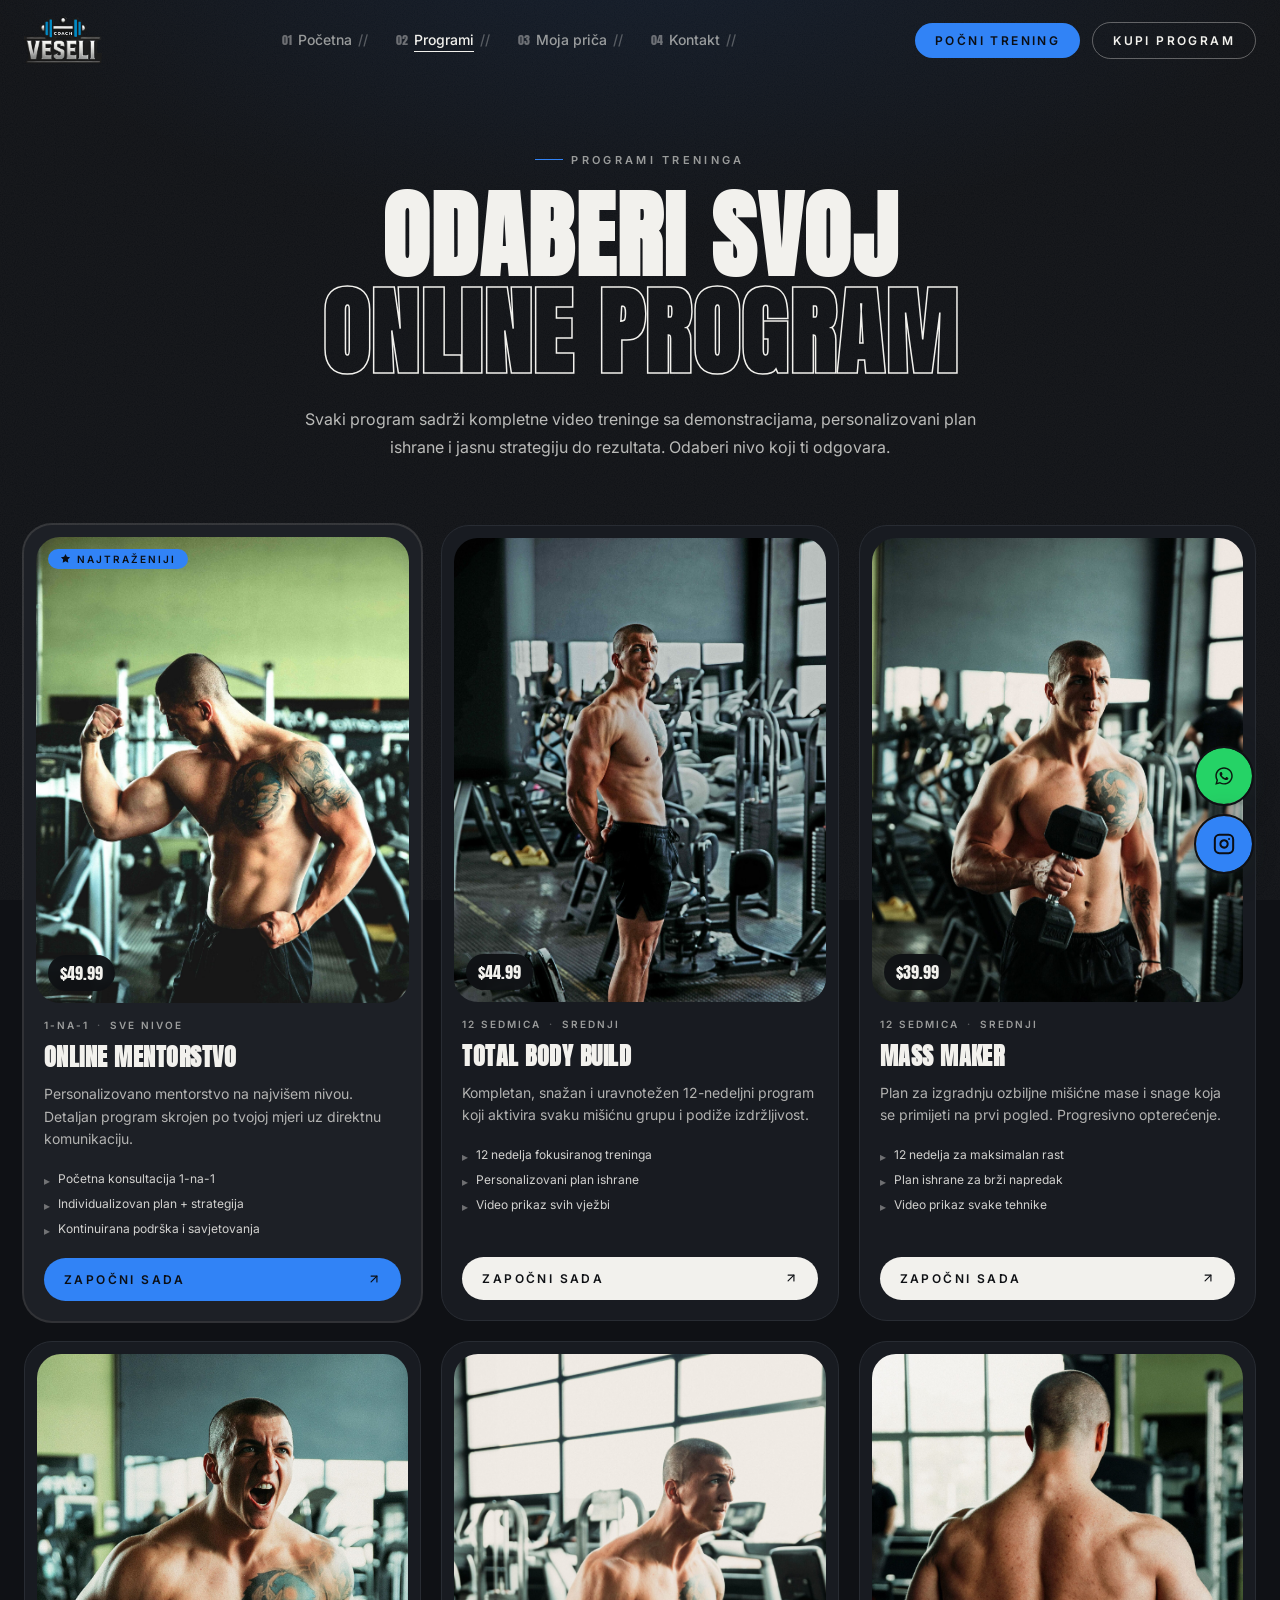
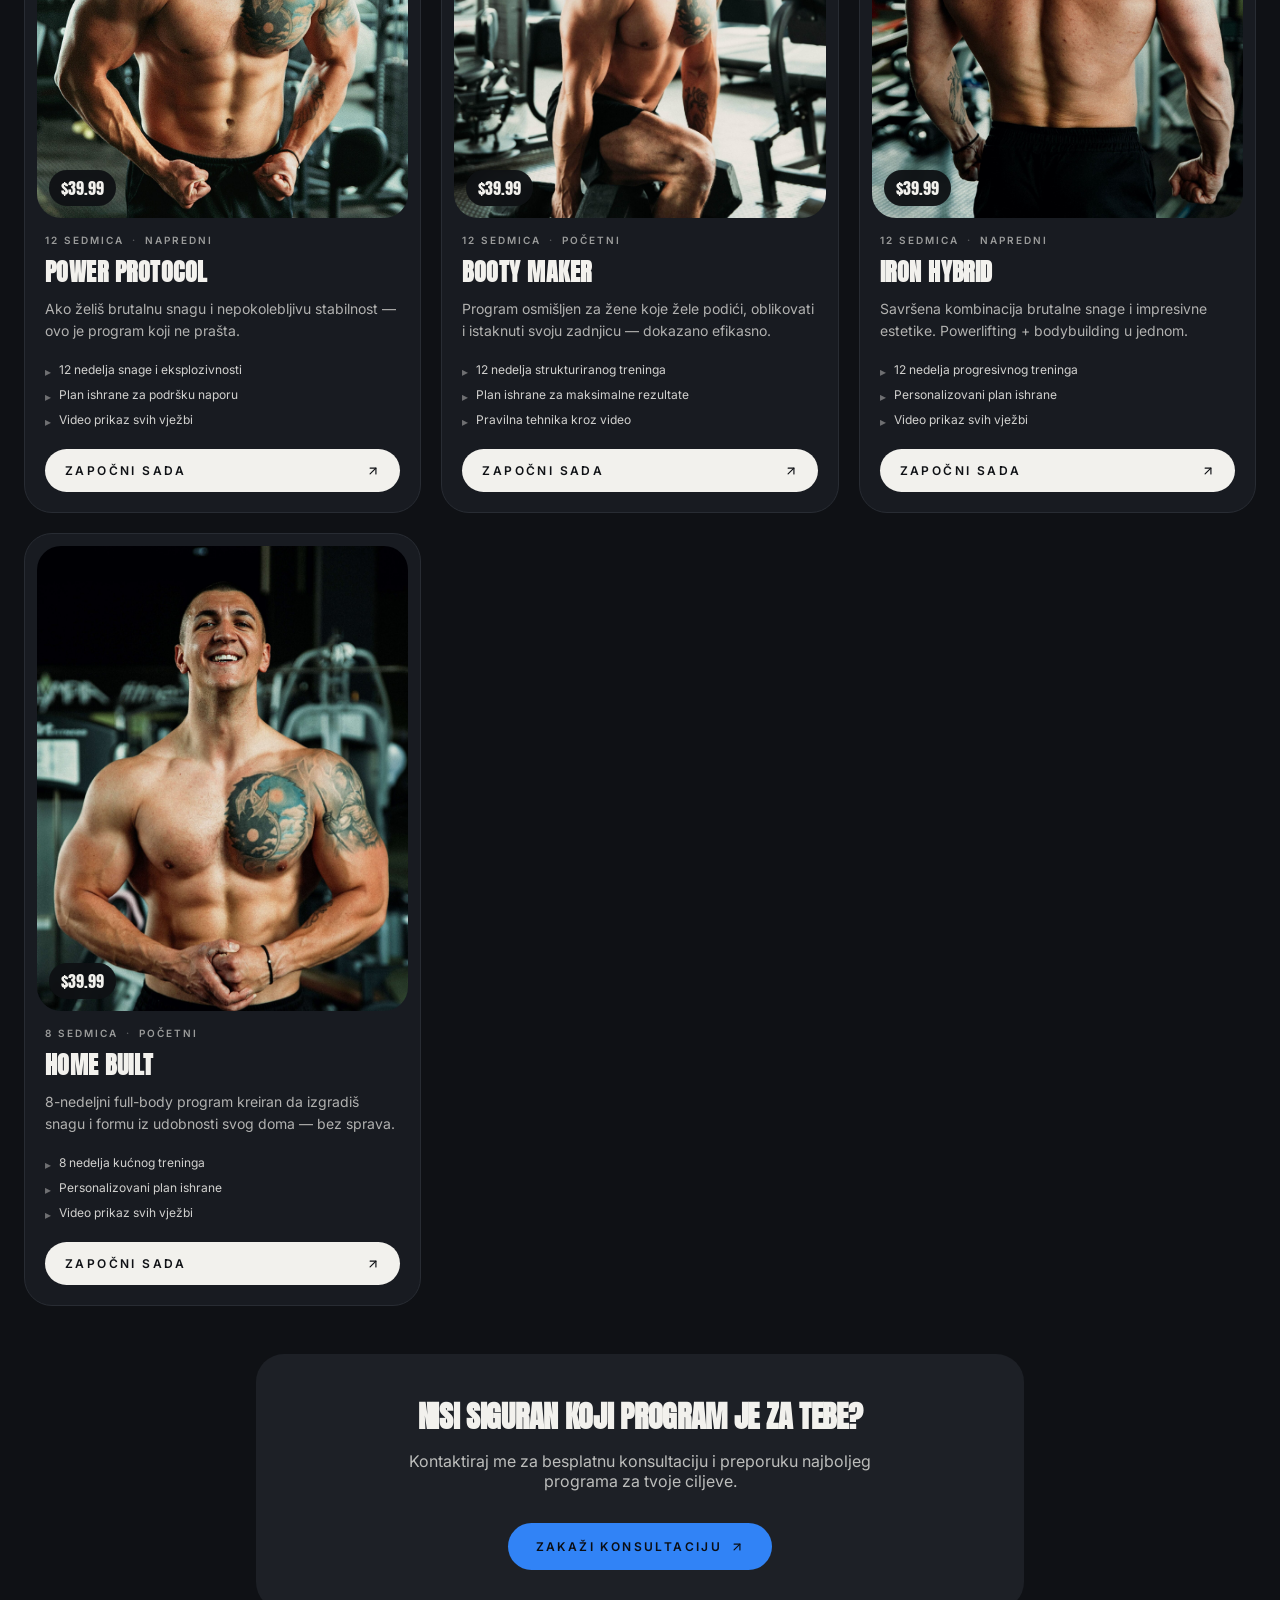
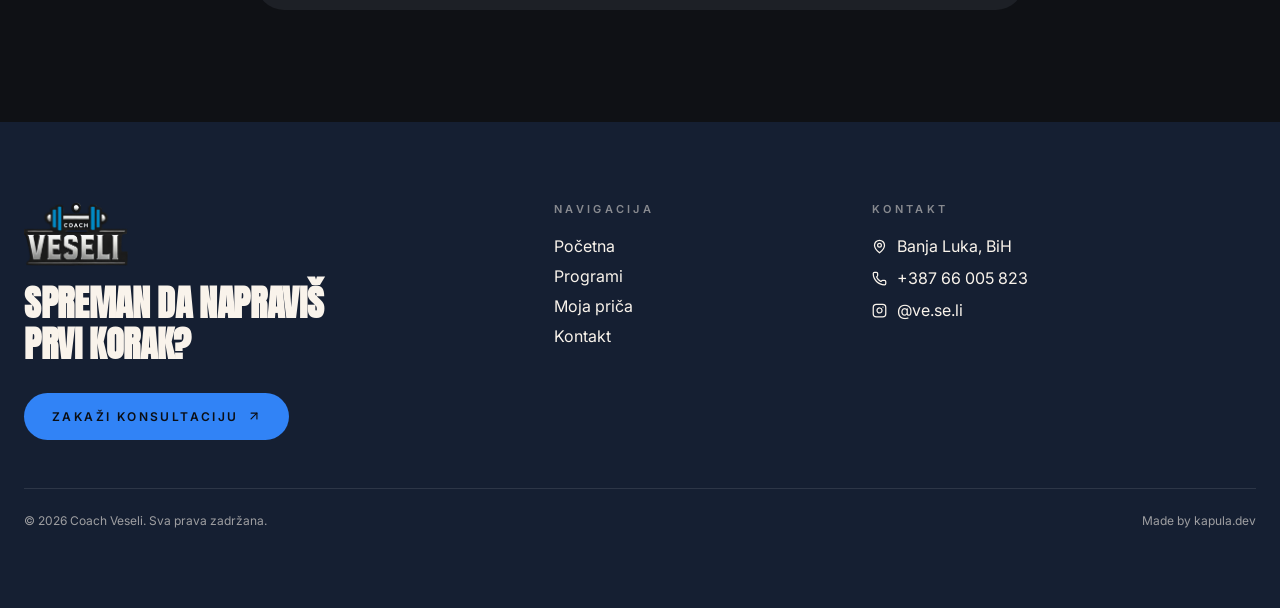
<file: programi/index.html>
<!DOCTYPE html>
<html lang="bs">
<head>
    <meta charset="UTF-8" />
    <meta name="viewport" content="width=device-width, initial-scale=1.0" />
    <title>Programi Online Treninga | Personalni Trener Banja Luka</title>
    <meta name="description" content="Odaberi online program treninga za svoj cilj: mentorstvo, total body, mass maker, power protocol, booty maker, iron hybrid ili home built. Dostupno širom BiH i online." />
    <meta name="robots" content="index, follow" />
    <link rel="canonical" href="https://veseli.fit/programi/" />
    <link rel="icon" type="image/jpeg" href="../assets/img/logo-veseli.jpg" />
    <link rel="apple-touch-icon" href="../assets/img/logo-veseli.jpg" />
    <meta name="theme-color" content="#0f1115" />

    <meta property="og:type" content="website" />
    <meta property="og:site_name" content="Coach Veseli" />
    <meta property="og:locale" content="bs_BA" />
    <meta property="og:url" content="https://veseli.fit/programi/" />
    <meta property="og:title" content="Programi Online Treninga | Personalni Trener Banja Luka" />
    <meta property="og:description" content="Odaberi online program treninga za svoj cilj: mentorstvo, total body, mass maker, power protocol, booty maker, iron hybrid ili home built." />
    <meta property="og:image" content="https://veseli.fit/assets/img/program-totalbody.jpg" />

    <meta name="twitter:card" content="summary_large_image" />
    <meta name="twitter:title" content="Programi Online Treninga | Personalni Trener Banja Luka" />
    <meta name="twitter:description" content="Odaberi online program treninga za svoj cilj — dostupno širom BiH i online." />
    <meta name="twitter:image" content="https://veseli.fit/assets/img/program-totalbody.jpg" />

    <link rel="stylesheet" href="../assets/css/style.css" />

    <script type="application/ld+json">
    {
      "@context": "https://schema.org",
      "@graph": [
        {
          "@type": "BreadcrumbList",
          "itemListElement": [
            { "@type": "ListItem", "position": 1, "name": "Početna", "item": "https://veseli.fit/" },
            { "@type": "ListItem", "position": 2, "name": "Programi", "item": "https://veseli.fit/programi/" }
          ]
        },
        {
          "@type": "ItemList",
          "itemListElement": [
            { "@type": "Service", "position": 1, "name": "Online Mentorstvo", "provider": { "@id": "https://veseli.fit/#business" }, "areaServed": "Online / cijeli svijet", "offers": { "@type": "Offer", "price": "49.99", "priceCurrency": "USD" } },
            { "@type": "Service", "position": 2, "name": "Total Body Build", "provider": { "@id": "https://veseli.fit/#business" }, "areaServed": "Online / cijeli svijet", "offers": { "@type": "Offer", "price": "44.99", "priceCurrency": "USD" } },
            { "@type": "Service", "position": 3, "name": "Mass Maker", "provider": { "@id": "https://veseli.fit/#business" }, "areaServed": "Online / cijeli svijet", "offers": { "@type": "Offer", "price": "39.99", "priceCurrency": "USD" } },
            { "@type": "Service", "position": 4, "name": "Power Protocol", "provider": { "@id": "https://veseli.fit/#business" }, "areaServed": "Online / cijeli svijet", "offers": { "@type": "Offer", "price": "39.99", "priceCurrency": "USD" } },
            { "@type": "Service", "position": 5, "name": "Booty Maker", "provider": { "@id": "https://veseli.fit/#business" }, "areaServed": "Online / cijeli svijet", "offers": { "@type": "Offer", "price": "39.99", "priceCurrency": "USD" } },
            { "@type": "Service", "position": 6, "name": "Iron Hybrid", "provider": { "@id": "https://veseli.fit/#business" }, "areaServed": "Online / cijeli svijet", "offers": { "@type": "Offer", "price": "39.99", "priceCurrency": "USD" } },
            { "@type": "Service", "position": 7, "name": "Home Built", "provider": { "@id": "https://veseli.fit/#business" }, "areaServed": "Online / cijeli svijet", "offers": { "@type": "Offer", "price": "39.99", "priceCurrency": "USD" } }
          ]
        }
      ]
    }
    </script>
</head>
<body>

    <!-- ═══ NAVBAR ═══ -->
    <nav class="navbar">
        <div class="container nav-inner">
            <a href="../index.html" class="nav-logo">
                <img src="../assets/img/logo-veseli.jpg" alt="Coach Veseli" />
            </a>
            <div class="nav-links">
                <a href="../index.html" class="nav-link"><span class="num">01</span><span class="label">Početna</span><span class="slash">//</span></a>
                <a href="../programi/" class="nav-link active"><span class="num">02</span><span class="label">Programi</span><span class="slash">//</span></a>
                <a href="../o-meni/" class="nav-link"><span class="num">03</span><span class="label">Moja priča</span><span class="slash">//</span></a>
                <a href="../kontakt/" class="nav-link"><span class="num">04</span><span class="label">Kontakt</span><span class="slash">//</span></a>
            </div>
            <div class="nav-cta">
                <a href="../kontakt/" class="btn btn-primary">Počni Trening</a>
                <a href="https://coachveseli.gumroad.com/l/goyhd" target="_blank" rel="noopener noreferrer" class="btn btn-outline">Kupi Program</a>
            </div>
            <div class="nav-toggle-wrap">
                <button class="nav-toggle" aria-label="Toggle menu">
                    <svg class="icon-menu" width="22" height="22" viewBox="0 0 24 24" fill="none" stroke="currentColor" stroke-width="2" stroke-linecap="round" stroke-linejoin="round"><line x1="4" x2="20" y1="12" y2="12"/><line x1="4" x2="20" y1="6" y2="6"/><line x1="4" x2="20" y1="18" y2="18"/></svg>
                    <svg class="icon-close" style="display:none" width="22" height="22" viewBox="0 0 24 24" fill="none" stroke="currentColor" stroke-width="2" stroke-linecap="round" stroke-linejoin="round"><path d="M18 6 6 18"/><path d="m6 6 12 12"/></svg>
                </button>
            </div>
        </div>
        <div class="mobile-menu">
            <div class="mobile-menu-inner">
                <a href="../index.html" class="mobile-link"><span class="num">01</span>Početna</a>
                <a href="../programi/" class="mobile-link active"><span class="num">02</span>Programi</a>
                <a href="../o-meni/" class="mobile-link"><span class="num">03</span>Moja priča</a>
                <a href="../kontakt/" class="mobile-link"><span class="num">04</span>Kontakt</a>
                <div class="mobile-cta">
                    <a href="../kontakt/" class="btn btn-primary">Počni Trening</a>
                    <a href="https://coachveseli.gumroad.com/l/goyhd" target="_blank" rel="noopener noreferrer" class="btn btn-outline">Kupi Program</a>
                </div>
            </div>
        </div>
    </nav>

    <!-- ═══ PAGE HERO ═══ -->
    <section class="page-hero">
        <div class="container">
            <span class="section-label center reveal in-view">Programi Treninga</span>
            <h1 class="display-xl reveal in-view d-1">Odaberi svoj<br /><span class="text-outline">online program</span></h1>
            <p class="reveal in-view d-2">Svaki program sadrži kompletne video treninge sa demonstracijama, personalizovani plan ishrane i jasnu strategiju do rezultata. Odaberi nivo koji ti odgovara.</p>
        </div>
    </section>

    <!-- ═══ PROGRAMS GRID ═══ -->
    <section class="section" style="padding-top:0;">
        <div class="container">
            <div class="programs-grid">
                <div class="program-card featured reveal">
                    <div class="program-img-wrap">
                        <img src="../assets/img/mentorship.jpg" alt="Online Mentorstvo" loading="lazy" />
                        <span class="program-badge">
                            <svg width="11" height="11" viewBox="0 0 24 24" fill="currentColor" stroke="none"><polygon points="12 2 15.09 8.26 22 9.27 17 14.14 18.18 21.02 12 17.77 5.82 21.02 7 14.14 2 9.27 8.91 8.26 12 2"/></svg>
                            Najtraženiji
                        </span>
                        <div class="program-price">$49.99</div>
                    </div>
                    <div class="program-body">
                        <div class="program-meta"><span>1-na-1</span><span class="sep">·</span><span>Sve nivoe</span></div>
                        <h2>Online Mentorstvo</h2>
                        <p>Personalizovano mentorstvo na najvišem nivou. Detaljan program skrojen po tvojoj mjeri uz direktnu komunikaciju.</p>
                        <ul>
                            <li><span class="bullet">▸</span><span>Početna konsultacija 1-na-1</span></li>
                            <li><span class="bullet">▸</span><span>Individualizovan plan + strategija</span></li>
                            <li><span class="bullet">▸</span><span>Kontinuirana podrška i savjetovanja</span></li>
                        </ul>
                        <a href="https://coachveseli.gumroad.com/l/goyhd" target="_blank" rel="noopener noreferrer" class="program-cta featured-btn">
                            Započni sada
                            <svg width="14" height="14" viewBox="0 0 24 24" fill="none" stroke="currentColor" stroke-width="2" stroke-linecap="round" stroke-linejoin="round"><path d="M7 7h10v10"/><path d="M7 17 17 7"/></svg>
                        </a>
                    </div>
                </div>

                <div class="program-card reveal d-1">
                    <div class="program-img-wrap">
                        <img src="../assets/img/program-totalbody.jpg" alt="Total Body Build" loading="lazy" />
                        <div class="program-price">$44.99</div>
                    </div>
                    <div class="program-body">
                        <div class="program-meta"><span>12 sedmica</span><span class="sep">·</span><span>Srednji</span></div>
                        <h2>Total Body Build</h2>
                        <p>Kompletan, snažan i uravnotežen 12-nedeljni program koji aktivira svaku mišićnu grupu i podiže izdržljivost.</p>
                        <ul>
                            <li><span class="bullet">▸</span><span>12 nedelja fokusiranog treninga</span></li>
                            <li><span class="bullet">▸</span><span>Personalizovani plan ishrane</span></li>
                            <li><span class="bullet">▸</span><span>Video prikaz svih vježbi</span></li>
                        </ul>
                        <a href="https://coachveseli.gumroad.com/l/zzjum" target="_blank" rel="noopener noreferrer" class="program-cta dark-btn">
                            Započni sada
                            <svg width="14" height="14" viewBox="0 0 24 24" fill="none" stroke="currentColor" stroke-width="2" stroke-linecap="round" stroke-linejoin="round"><path d="M7 7h10v10"/><path d="M7 17 17 7"/></svg>
                        </a>
                    </div>
                </div>

                <div class="program-card reveal d-2">
                    <div class="program-img-wrap">
                        <img src="../assets/img/program-massmaker.jpg" alt="Mass Maker" loading="lazy" />
                        <div class="program-price">$39.99</div>
                    </div>
                    <div class="program-body">
                        <div class="program-meta"><span>12 sedmica</span><span class="sep">·</span><span>Srednji</span></div>
                        <h2>Mass Maker</h2>
                        <p>Plan za izgradnju ozbiljne mišićne mase i snage koja se primijeti na prvi pogled. Progresivno opterećenje.</p>
                        <ul>
                            <li><span class="bullet">▸</span><span>12 nedelja za maksimalan rast</span></li>
                            <li><span class="bullet">▸</span><span>Plan ishrane za brži napredak</span></li>
                            <li><span class="bullet">▸</span><span>Video prikaz svake tehnike</span></li>
                        </ul>
                        <a href="https://coachveseli.gumroad.com/l/mduoqr" target="_blank" rel="noopener noreferrer" class="program-cta dark-btn">
                            Započni sada
                            <svg width="14" height="14" viewBox="0 0 24 24" fill="none" stroke="currentColor" stroke-width="2" stroke-linecap="round" stroke-linejoin="round"><path d="M7 7h10v10"/><path d="M7 17 17 7"/></svg>
                        </a>
                    </div>
                </div>

                <div class="program-card reveal d-3">
                    <div class="program-img-wrap">
                        <img src="../assets/img/program-power.jpg" alt="Power Protocol" loading="lazy" />
                        <div class="program-price">$39.99</div>
                    </div>
                    <div class="program-body">
                        <div class="program-meta"><span>12 sedmica</span><span class="sep">·</span><span>Napredni</span></div>
                        <h2>Power Protocol</h2>
                        <p>Ako želiš brutalnu snagu i nepokolebljivu stabilnost — ovo je program koji ne prašta.</p>
                        <ul>
                            <li><span class="bullet">▸</span><span>12 nedelja snage i eksplozivnosti</span></li>
                            <li><span class="bullet">▸</span><span>Plan ishrane za podršku naporu</span></li>
                            <li><span class="bullet">▸</span><span>Video prikaz svih vježbi</span></li>
                        </ul>
                        <a href="https://coachveseli.gumroad.com/l/khlht" target="_blank" rel="noopener noreferrer" class="program-cta dark-btn">
                            Započni sada
                            <svg width="14" height="14" viewBox="0 0 24 24" fill="none" stroke="currentColor" stroke-width="2" stroke-linecap="round" stroke-linejoin="round"><path d="M7 7h10v10"/><path d="M7 17 17 7"/></svg>
                        </a>
                    </div>
                </div>

                <div class="program-card reveal d-4">
                    <div class="program-img-wrap">
                        <img src="../assets/img/program-booty.jpg" alt="Booty Maker" loading="lazy" />
                        <div class="program-price">$39.99</div>
                    </div>
                    <div class="program-body">
                        <div class="program-meta"><span>12 sedmica</span><span class="sep">·</span><span>Početni</span></div>
                        <h2>Booty Maker</h2>
                        <p>Program osmišljen za žene koje žele podići, oblikovati i istaknuti svoju zadnjicu — dokazano efikasno.</p>
                        <ul>
                            <li><span class="bullet">▸</span><span>12 nedelja strukturiranog treninga</span></li>
                            <li><span class="bullet">▸</span><span>Plan ishrane za maksimalne rezultate</span></li>
                            <li><span class="bullet">▸</span><span>Pravilna tehnika kroz video</span></li>
                        </ul>
                        <a href="https://coachveseli.gumroad.com/l/zpgcr" target="_blank" rel="noopener noreferrer" class="program-cta dark-btn">
                            Započni sada
                            <svg width="14" height="14" viewBox="0 0 24 24" fill="none" stroke="currentColor" stroke-width="2" stroke-linecap="round" stroke-linejoin="round"><path d="M7 7h10v10"/><path d="M7 17 17 7"/></svg>
                        </a>
                    </div>
                </div>

                <div class="program-card reveal d-5">
                    <div class="program-img-wrap">
                        <img src="../assets/img/program-ironhybrid.jpg" alt="Iron Hybrid" loading="lazy" />
                        <div class="program-price">$39.99</div>
                    </div>
                    <div class="program-body">
                        <div class="program-meta"><span>12 sedmica</span><span class="sep">·</span><span>Napredni</span></div>
                        <h2>Iron Hybrid</h2>
                        <p>Savršena kombinacija brutalne snage i impresivne estetike. Powerlifting + bodybuilding u jednom.</p>
                        <ul>
                            <li><span class="bullet">▸</span><span>12 nedelja progresivnog treninga</span></li>
                            <li><span class="bullet">▸</span><span>Personalizovani plan ishrane</span></li>
                            <li><span class="bullet">▸</span><span>Video prikaz svih vježbi</span></li>
                        </ul>
                        <a href="https://coachveseli.gumroad.com/l/amjzwl" target="_blank" rel="noopener noreferrer" class="program-cta dark-btn">
                            Započni sada
                            <svg width="14" height="14" viewBox="0 0 24 24" fill="none" stroke="currentColor" stroke-width="2" stroke-linecap="round" stroke-linejoin="round"><path d="M7 7h10v10"/><path d="M7 17 17 7"/></svg>
                        </a>
                    </div>
                </div>

                <div class="program-card reveal d-6">
                    <div class="program-img-wrap">
                        <img src="../assets/img/program-homebuilt.jpg" alt="Home Built" loading="lazy" />
                        <div class="program-price">$39.99</div>
                    </div>
                    <div class="program-body">
                        <div class="program-meta"><span>8 sedmica</span><span class="sep">·</span><span>Početni</span></div>
                        <h2>Home Built</h2>
                        <p>8-nedeljni full-body program kreiran da izgradiš snagu i formu iz udobnosti svog doma — bez sprava.</p>
                        <ul>
                            <li><span class="bullet">▸</span><span>8 nedelja kućnog treninga</span></li>
                            <li><span class="bullet">▸</span><span>Personalizovani plan ishrane</span></li>
                            <li><span class="bullet">▸</span><span>Video prikaz svih vježbi</span></li>
                        </ul>
                        <a href="https://coachveseli.gumroad.com/l/cktqzl" target="_blank" rel="noopener noreferrer" class="program-cta dark-btn">
                            Započni sada
                            <svg width="14" height="14" viewBox="0 0 24 24" fill="none" stroke="currentColor" stroke-width="2" stroke-linecap="round" stroke-linejoin="round"><path d="M7 7h10v10"/><path d="M7 17 17 7"/></svg>
                        </a>
                    </div>
                </div>
            </div>

            <div class="help-cta panel-sage reveal">
                <h3>Nisi siguran koji program je za tebe?</h3>
                <p>Kontaktiraj me za besplatnu konsultaciju i preporuku najboljeg programa za tvoje ciljeve.</p>
                <a href="../kontakt/" class="btn btn-primary">
                    Zakaži konsultaciju
                    <svg width="14" height="14" viewBox="0 0 24 24" fill="none" stroke="currentColor" stroke-width="2" stroke-linecap="round" stroke-linejoin="round"><path d="M7 7h10v10"/><path d="M7 17 17 7"/></svg>
                </a>
            </div>
        </div>
    </section>

    <!-- ═══ FOOTER ═══ -->
    <footer class="site-footer">
        <div class="container footer-inner">
            <div class="footer-grid">
                <div class="footer-col-1">
                    <a href="../index.html" style="display:inline-flex;align-items:center;">
                        <img src="../assets/img/logo-veseli.jpg" alt="Coach Veseli" />
                    </a>
                        <h2>Spreman da napraviš<br /><span class="line2">prvi korak?</span></h2>
                        <a href="../kontakt/" class="btn btn-primary" style="margin-top:1rem;">
                        Zakaži konsultaciju
                        <svg width="14" height="14" viewBox="0 0 24 24" fill="none" stroke="currentColor" stroke-width="2" stroke-linecap="round" stroke-linejoin="round"><path d="M7 7h10v10"/><path d="M7 17 17 7"/></svg>
                    </a>
                </div>
                <div class="footer-col-2">
                    <h4 class="footer-heading">Navigacija</h4>
                    <div class="footer-links">
                        <a href="../index.html">Početna</a>
                        <a href="../programi/">Programi</a>
                        <a href="../o-meni/">Moja priča</a>
                        <a href="../kontakt/">Kontakt</a>
                    </div>
                </div>
                <div class="footer-col-3">
                    <h4 class="footer-heading">Kontakt</h4>
                    <div class="footer-contact">
                        <div class="footer-contact-row">
                            <svg width="15" height="15" viewBox="0 0 24 24" fill="none" stroke="currentColor" stroke-width="2" stroke-linecap="round" stroke-linejoin="round"><path d="M20 10c0 6-8 12-8 12s-8-6-8-12a8 8 0 0 1 16 0Z"/><circle cx="12" cy="10" r="3"/></svg>
                            <span>Banja Luka, BiH</span>
                        </div>
                        <a href="tel:+38766005823" class="footer-contact-row">
                            <svg width="15" height="15" viewBox="0 0 24 24" fill="none" stroke="currentColor" stroke-width="2" stroke-linecap="round" stroke-linejoin="round"><path d="M13.832 16.568a1 1 0 0 0 1.213-.303l.355-.465A2 2 0 0 1 17 15h3a2 2 0 0 1 2 2v3a2 2 0 0 1-2 2A18 18 0 0 1 2 4a2 2 0 0 1 2-2h3a2 2 0 0 1 2 2v3a2 2 0 0 1-.632 1.596l-.465.355a1 1 0 0 0-.303 1.213 12.035 12.035 0 0 0 6.232 6.404Z"/></svg>
                            <span>+387 66 005 823</span>
                        </a>
                        <a href="https://www.instagram.com/ve.se.li/" target="_blank" rel="noopener noreferrer" class="footer-contact-row">
                            <svg width="15" height="15" viewBox="0 0 24 24" fill="none" stroke="currentColor" stroke-width="2" stroke-linecap="round" stroke-linejoin="round"><rect width="20" height="20" x="2" y="2" rx="5" ry="5"/><path d="M16 11.37A4 4 0 1 1 12.63 8 4 4 0 0 1 16 11.37z"/><line x1="17.5" x2="17.51" y1="6.5" y2="6.5"/></svg>
                            <span>@ve.se.li</span>
                        </a>
                    </div>
                </div>
            </div>
            <div class="footer-bottom">
                <p>© <span id="year"></span> Coach Veseli. Sva prava zadržana.</p>
                <a href="https://www.kaupla.dev" target="_blank" rel="noopener noreferrer">Made by kapula.dev</a>
            </div>
        </div>
    </footer>

    <a href="https://wa.me/38766005823" target="_blank" rel="noopener noreferrer" aria-label="Pošalji poruku na WhatsApp" class="floating-wa">
        <span class="glow"></span>
        <span class="ping"></span>
        <span class="btn-circle">
            <svg width="20" height="20" viewBox="0 0 448 512" fill="currentColor"><path d="M380.9 97.1C339 55.1 283.2 32 223.9 32c-122.4 0-222 99.6-222 222 0 39.1 10.2 77.3 29.6 111L0 480l117.7-30.9c32.4 17.7 68.9 27 106.1 27h.1c122.3 0 224.1-99.6 224.1-222 0-59.3-25.2-115-67.1-157zm-157 341.6c-33.2 0-65.7-8.9-94-25.7l-6.7-4-69.8 18.3L72 359.2l-4.4-7c-18.5-29.4-28.2-63.3-28.2-98.2 0-101.7 82.8-184.5 184.6-184.5 49.3 0 95.6 19.2 130.4 54.1 34.8 34.9 56.2 81.2 56.1 130.5 0 101.8-84.9 184.6-186.6 184.6zm101.2-138.2c-5.5-2.8-32.8-16.2-37.9-18-5.1-1.9-8.8-2.8-12.5 2.8-3.7 5.6-14.3 18-17.6 21.8-3.2 3.7-6.5 4.2-12 1.4-32.6-16.3-54-29.1-75.5-66-5.7-9.8 5.7-9.1 16.3-30.3 1.8-3.7.9-6.9-.5-9.7-1.4-2.8-12.5-30.1-17.1-41.2-4.5-10.8-9.1-9.3-12.5-9.5-3.2-.2-6.9-.2-10.6-.2-3.7 0-9.7 1.4-14.8 6.9-5.1 5.6-19.4 19-19.4 46.3 0 27.3 19.9 53.7 22.6 57.4 2.8 3.7 39.1 59.7 94.8 83.8 35.2 15.2 49 16.5 66.6 13.9 10.7-1.6 32.8-13.4 37.4-26.4 4.6-13 4.6-24.1 3.2-26.4-1.3-2.5-5-3.9-10.5-6.6z"/></svg>
        </span>
        <span class="tooltip">WhatsApp</span>
    </a>

    <a href="https://www.instagram.com/ve.se.li/" target="_blank" rel="noopener noreferrer" aria-label="Otvori Instagram profil ve.se.li" class="floating-ig">
        <span class="glow"></span>
        <span class="ping"></span>
        <span class="btn-circle">
            <svg width="22" height="22" viewBox="0 0 24 24" fill="none" stroke="currentColor" stroke-width="2.2" stroke-linecap="round" stroke-linejoin="round"><rect width="20" height="20" x="2" y="2" rx="5" ry="5"/><path d="M16 11.37A4 4 0 1 1 12.63 8 4 4 0 0 1 16 11.37z"/><line x1="17.5" x2="17.51" y1="6.5" y2="6.5"/></svg>
        </span>
        <span class="tooltip">@ve.se.li</span>
    </a>

    <script>document.getElementById('year').textContent = new Date().getFullYear();</script>
    <script src="../assets/js/main.js"></script>
</body>
</html>
</file>
<file: assets/css/style.css>
/* ============================================================
   Coach Veseli – style.css
   ============================================================ */
@import url('https://fonts.googleapis.com/css2?family=Anton&family=Inter:wght@300;400;500;600;700;800&display=swap');

/* ============ RESET ============ */
*, *::before, *::after { box-sizing: border-box; margin: 0; padding: 0; }
html { scroll-behavior: smooth; }
img { max-width: 100%; display: block; }
a { text-decoration: none; color: inherit; }
button { font: inherit; cursor: pointer; background: none; border: none; color: inherit; }
input, textarea { font: inherit; color: inherit; }
ul { list-style: none; }

/* ============ TOKENS ============ */
:root {
  --background: 220 18% 7%;
  --foreground: 40 18% 94%;
  --card: 220 16% 11%;
  --primary: 215 92% 58%;
  --primary-foreground: 220 30% 6%;
  --secondary: 220 14% 13%;
  --border: 220 12% 18%;
  --radius: 1.25rem;

  --c-bg: hsl(var(--background));
  --c-fg: hsl(var(--foreground));
  --c-card: hsl(var(--card));
  --c-primary: hsl(var(--primary));
  --c-primary-fg: hsl(var(--primary-foreground));
  --c-secondary: hsl(var(--secondary));
  --c-border: hsl(var(--border));

  --font-display: "Anton", Impact, sans-serif;
  --font-body: "Inter", sans-serif;
}

/* ============ BASE ============ */
body {
  background-color: var(--c-bg);
  color: var(--c-fg);
  font-family: var(--font-body);
  -webkit-font-smoothing: antialiased;
  overflow-x: hidden;
  background-image:
    radial-gradient(ellipse 90% 60% at 50% -10%, hsl(215 92% 58% / 0.10), transparent 60%),
    url("data:image/svg+xml;utf8,<svg xmlns='http://www.w3.org/2000/svg' width='160' height='160'><filter id='n'><feTurbulence type='fractalNoise' baseFrequency='0.9' numOctaves='2' stitchTiles='stitch'/><feColorMatrix values='0 0 0 0 1  0 0 0 0 1  0 0 0 0 1  0 0 0 0.05 0'/></filter><rect width='100%' height='100%' filter='url(%23n)'/></svg>");
  background-attachment: fixed;
}
h1, h2, h3, h4, h5, h6 { font-family: var(--font-display); letter-spacing: -0.01em; }

::-webkit-scrollbar { width: 6px; }
::-webkit-scrollbar-track { background: var(--c-bg); }
::-webkit-scrollbar-thumb { background: var(--c-primary); border-radius: 3px; }
::-webkit-scrollbar-thumb:hover { background: hsl(215 92% 70%); }

.container {
  width: 100%;
  max-width: 1280px;
  margin: 0 auto;
  padding: 0 1.5rem;
}

/* ============ UTILITIES ============ */
.panel-sage { background-color: var(--c-secondary); }
.text-accent-blue { color: var(--c-primary); }
.text-outline {
  -webkit-text-stroke: 1.5px var(--c-fg);
  color: transparent;
}
.glow-primary { box-shadow: 0 20px 60px -15px hsl(215 92% 58% / 0.55); }
.glass-card {
  background-color: hsl(220 18% 7% / 0.55);
  backdrop-filter: blur(16px) saturate(160%);
  -webkit-backdrop-filter: blur(16px) saturate(160%);
  border: 1px solid hsl(40 18% 94% / 0.08);
}
.display-xl {
  font-family: var(--font-display);
  text-transform: uppercase;
  line-height: 1.02;
  letter-spacing: 0.015em;
}
.section-label {
  display: inline-flex;
  align-items: center;
  gap: 0.5rem;
  font-family: var(--font-body);
  font-size: 11px;
  font-weight: 600;
  letter-spacing: 0.3em;
  text-transform: uppercase;
  color: hsl(var(--foreground) / 0.6);
}
.section-label::before {
  content: "";
  display: inline-block;
  width: 28px;
  height: 1px;
  background-color: var(--c-primary);
}
.section-label.center { justify-content: center; }

/* ============ SCROLL REVEAL (JS-driven) ============ */
.reveal {
  opacity: 0;
  transform: translateY(24px);
  transition: opacity 0.6s cubic-bezier(0.22,1,0.36,1), transform 0.6s cubic-bezier(0.22,1,0.36,1);
}
.reveal.reveal-x-left { transform: translateX(-24px); }
.reveal.reveal-x-right { transform: translateX(24px); }
.reveal.reveal-scale { transform: scale(0.96); }
.reveal.in-view { opacity: 1; transform: translate(0,0) scale(1); }

/* stagger delays */
.d-1 { transition-delay: 0.06s; }
.d-2 { transition-delay: 0.12s; }
.d-3 { transition-delay: 0.18s; }
.d-4 { transition-delay: 0.24s; }
.d-5 { transition-delay: 0.30s; }
.d-6 { transition-delay: 0.36s; }
.d-7 { transition-delay: 0.42s; }

/* hover-lift used across cards */
.hover-lift { transition: transform 0.3s ease; }
.hover-lift:hover { transform: translateY(-6px); }

/* ============ BUTTONS ============ */
.btn {
  display: inline-flex;
  align-items: center;
  justify-content: center;
  gap: 0.5rem;
  padding: 1rem 1.75rem;
  font-family: var(--font-body);
  font-weight: 600;
  font-size: 0.75rem;
  text-transform: uppercase;
  letter-spacing: 0.2em;
  border-radius: 999px;
  transition: all 0.15s ease;
  white-space: nowrap;
}
.btn-primary { background: var(--c-primary); color: var(--c-primary-fg); }
.btn-primary:hover { filter: brightness(1.1); }
.btn-primary:active { transform: scale(0.97); }
.btn-outline { border: 1px solid hsl(var(--foreground) / 0.35); color: var(--c-fg); }
.btn-outline:hover { background: var(--c-fg); color: var(--c-bg); }
.btn-dark { background: var(--c-fg); color: var(--c-bg); }
.btn-dark:hover { opacity: 0.9; }

/* ============ NAVBAR ============ */
.navbar {
  position: fixed;
  top: 0; left: 0; right: 0;
  z-index: 50;
  transition: all 0.3s ease;
  border-bottom: 1px solid transparent;
}
.navbar.scrolled {
  background-color: hsl(var(--background) / 0.92);
  backdrop-filter: blur(16px);
  -webkit-backdrop-filter: blur(16px);
  border-bottom-color: var(--c-border);
  box-shadow: 0 1px 4px rgba(0,0,0,0.2);
}
.nav-inner {
  display: flex;
  align-items: center;
  justify-content: space-between;
  height: 4rem;
}
@media (min-width: 768px) { .nav-inner { height: 5rem; } }

.nav-logo img { height: 2.5rem; width: auto; transition: transform 0.3s ease; }
@media (min-width: 768px) { .nav-logo img { height: 3rem; } }
.nav-logo:hover img { transform: scale(1.05); }

.nav-links { display: none; align-items: center; gap: 1.75rem; }
.nav-link {
  display: flex;
  align-items: baseline;
  gap: 0.375rem;
  font-size: 0.875rem;
  font-weight: 500;
  color: hsl(var(--foreground) / 0.6);
  transition: color 0.2s ease;
  position: relative;
}
.nav-link:hover, .nav-link.active { color: var(--c-fg); }
.nav-link .num { font-family: var(--font-display); font-size: 0.75rem; color: hsl(var(--foreground) / 0.4); }
.nav-link .slash { color: hsl(var(--foreground) / 0.3); }
.nav-link .label { position: relative; }
.nav-link .label::after {
  content: "";
  position: absolute;
  bottom: -4px; left: 0;
  height: 1px;
  width: 0;
  background: var(--c-fg);
  transition: width 0.3s ease;
}
.nav-link:hover .label::after, .nav-link.active .label::after { width: 100%; }

.nav-cta { display: none; align-items: center; gap: 0.75rem; }
.nav-cta .btn { padding: 0.625rem 1.25rem; }

.nav-toggle {
  display: flex;
  align-items: center;
  padding: 0.5rem;
  border-radius: 999px;
  color: var(--c-fg);
  transition: background 0.2s ease;
}
.nav-toggle:hover { background: var(--c-secondary); }

@media (min-width: 1024px) {
  .nav-links, .nav-cta { display: flex; }
  .nav-toggle-wrap { display: none; }
}

.mobile-menu {
  display: none;
  overflow: hidden;
  background: var(--c-bg);
  border-bottom: 1px solid var(--c-border);
  max-height: 0;
  transition: max-height 0.3s ease;
}
.mobile-menu.open { display: block; max-height: 600px; }
.mobile-menu-inner { padding: 1.25rem 1.5rem; display: flex; flex-direction: column; gap: 0.25rem; }
.mobile-link {
  display: flex;
  align-items: baseline;
  gap: 0.75rem;
  font-size: 1rem;
  padding: 0.75rem 1rem;
  border-radius: 0.75rem;
  color: hsl(var(--foreground) / 0.7);
  transition: all 0.2s ease;
}
.mobile-link .num { font-family: var(--font-display); font-size: 0.875rem; color: hsl(var(--foreground) / 0.4); }
.mobile-link:hover { color: var(--c-fg); background: hsl(var(--secondary) / 0.6); }
.mobile-link.active { color: var(--c-fg); background: var(--c-secondary); }
.mobile-cta { display: flex; flex-direction: column; gap: 0.5rem; margin-top: 0.75rem; }
.mobile-cta .btn { padding: 0.75rem 1.25rem; }
@media (min-width: 1024px) { .mobile-menu { display: none !important; } }

/* ============ HERO ============ */
.hero { position: relative; overflow: hidden; padding-bottom: 0; }
.hero-bg { position: absolute; inset: 0; pointer-events: none; overflow: hidden; }
.aurora-1 {
  position: absolute; top: -10%; right: -10%;
  width: 600px; height: 600px; border-radius: 50%;
  background: hsl(var(--primary) / 0.15); filter: blur(120px);
  animation: aurora-1 12s ease-in-out infinite;
}
.aurora-2 {
  position: absolute; bottom: -10%; left: -10%;
  width: 500px; height: 500px; border-radius: 50%;
  background: hsl(var(--primary) / 0.10); filter: blur(100px);
  animation: aurora-2 14s ease-in-out infinite;
}
@media (min-width: 768px) {
  .aurora-1 { width: 800px; height: 800px; }
  .aurora-2 { width: 700px; height: 700px; }
}
.hero-sheen {
  position: absolute; top: 25%; left: 50%; transform: translateX(-50%);
  width: 100%; height: 100%;
  background: radial-gradient(circle at 50% 50%, hsl(var(--primary) / 0.06), transparent 60%);
}
.hero-grain {
  position: absolute; inset: 0; opacity: 0.04;
  background-image: url("data:image/svg+xml,%3Csvg xmlns='http://www.w3.org/2000/svg' width='200' height='200'%3E%3Cfilter id='n'%3E%3CfeTurbulence type='fractalNoise' baseFrequency='0.8' numOctaves='2' stitchTiles='stitch'/%3E%3C/filter%3E%3Crect width='100%25' height='100%25' filter='url(%23n)'/%3E%3C/svg%3E");
}

.hero-grid {
  position: relative;
  display: grid;
  grid-template-columns: 1fr;
  gap: 2.5rem;
  align-items: center;
  min-height: 70vh;
  padding-top: 5rem;
  padding-bottom: 3rem;
}
@media (min-width: 768px) { .hero-grid { padding-top: 7rem; } }
@media (min-width: 1024px) {
  .hero-grid { grid-template-columns: 1fr 1fr; gap: 3rem; }
}

.hero-left { position: relative; z-index: 10; order: 2; }
.hero-right { position: relative; order: 1; }
@media (min-width: 1024px) { .hero-left { order: 1; } .hero-right { order: 2; } }

.pill-badge {
  display: inline-flex; align-items: center; gap: 0.5rem;
  padding: 0.375rem 0.75rem; margin-bottom: 1.5rem;
  border-radius: 999px; border: 1px solid hsl(var(--primary) / 0.3);
  background: hsl(var(--primary) / 0.1);
}
.pill-dot { width: 8px; height: 8px; border-radius: 50%; background: var(--c-primary); animation: pulse 2s cubic-bezier(0.4,0,0.6,1) infinite; }
.pill-badge span.txt { font-size: 10px; font-weight: 700; text-transform: uppercase; letter-spacing: 0.2em; color: var(--c-primary); }

.hero-title { font-size: 2rem; }
@media (min-width: 640px) { .hero-title { font-size: 2.5rem; } }
@media (min-width: 768px) { .hero-title { font-size: 3.25rem; } }
@media (min-width: 1024px) { .hero-title { font-size: 3.75rem; } }
@media (min-width: 1280px) { .hero-title { font-size: 4.5rem; } }

.hero-desc { color: hsl(var(--foreground) / 0.75); margin-top: 1.5rem; max-width: 28rem; line-height: 1.625; }
.hero-desc .hl { font-weight: 600; text-decoration: underline; text-decoration-color: var(--c-primary); text-decoration-thickness: 2px; text-underline-offset: 4px; color: var(--c-fg); }

.hero-actions { display: flex; flex-direction: column; gap: 0.75rem; margin-top: 2rem; }
@media (min-width: 640px) { .hero-actions { flex-direction: row; } }

.hero-stats { display: flex; flex-wrap: nowrap; gap: 1.5rem; margin-top: 2.5rem; }
@media (min-width: 768px) { .hero-stats { gap: 2rem; } }
.hero-stat p.num { font-family: var(--font-display); font-size: 1.5rem; color: var(--c-primary); line-height: 1; }
@media (min-width: 768px) { .hero-stat p.num { font-size: 1.875rem; } }
.hero-stat p.lbl { font-size: 9px; text-transform: uppercase; letter-spacing: 0.2em; color: hsl(var(--foreground) / 0.65); margin-top: 0.375rem; }
@media (min-width: 768px) { .hero-stat p.lbl { font-size: 10px; } }

.hero-img-wrap { position: relative; aspect-ratio: 4/5; max-width: 260px; margin: 0 auto; }
@media (min-width: 640px) { .hero-img-wrap { max-width: 320px; } }
@media (min-width: 768px) { .hero-img-wrap { max-width: 384px; } }
@media (min-width: 1024px) { .hero-img-wrap { max-width: 32rem; } }
.hero-bracket { position: absolute; width: 80px; height: 80px; }
.hero-bracket.tr { top: -1rem; right: -1rem; border-top: 2px solid hsl(var(--primary) / 0.7); border-right: 2px solid hsl(var(--primary) / 0.7); }
.hero-bracket.bl { bottom: -1rem; left: -1rem; border-bottom: 2px solid hsl(var(--primary) / 0.7); border-left: 2px solid hsl(var(--primary) / 0.7); }
.hero-img {
  position: relative; width: 100%; height: 100%;
  object-fit: contain; object-position: bottom;
  filter: drop-shadow(0 30px 60px rgba(20,60,120,0.35));
}
.hero-float-card {
  position: absolute; bottom: -0.5rem; left: -0.5rem;
  border-radius: 1rem; padding: 0.75rem 1.25rem;
  box-shadow: 0 25px 50px -12px rgba(0,0,0,0.5);
  animation: float 3.2s ease-in-out infinite;
}
@media (min-width: 768px) { .hero-float-card { left: -0.3rem; } }
.hero-float-card .row { display: flex; align-items: center; gap: 0.5rem; }
.hero-float-card .dot { width: 6px; height: 6px; border-radius: 50%; background: var(--c-primary); animation: pulse 2s infinite; }
.hero-float-card .lbl { font-size: 10px; text-transform: uppercase; letter-spacing: 0.25em; color: hsl(var(--foreground) / 0.7); }
.hero-float-card .big { font-family: var(--font-display); font-size: 1.875rem; color: var(--c-fg); line-height: 1; margin-top: 0.375rem; }
.hero-float-card .sub { font-size: 9px; text-transform: uppercase; letter-spacing: 0.2em; color: hsl(var(--foreground) / 0.5); margin-top: 0.25rem; }

.marquee-strip {
  position: relative;
  background: var(--c-primary);
  color: var(--c-primary-fg);
  padding: 1rem 0;
  overflow: hidden;
  border-top: 1px solid hsl(var(--foreground) / 0.1);
  border-bottom: 1px solid hsl(var(--foreground) / 0.1);
}
.marquee-track {
  display: flex; gap: 3rem; white-space: nowrap;
  width: max-content;
  animation: marquee 28s linear infinite;
}
.marquee-group { display: flex; align-items: center; gap: 3rem; flex-shrink: 0; }
.marquee-word { display: flex; align-items: center; gap: 3rem; font-size: 0.875rem; font-weight: 600; text-transform: uppercase; letter-spacing: 0.35em; }
.marquee-word .dot { width: 6px; height: 6px; border-radius: 50%; background: hsl(var(--primary-foreground) / 0.7); }

/* ============ SECTIONS GENERIC ============ */
section.section { padding: 5rem 0; }
@media (min-width: 768px) { section.section { padding: 7rem 0; } }
.section-head { max-width: 42rem; margin-bottom: 3rem; }
@media (min-width: 768px) { .section-head { margin-bottom: 4rem; } }
.section-head.center { margin-left: auto; margin-right: auto; text-align: center; }
.section-head h2 { color: var(--c-fg); margin-top: 1rem; }
.section-head p { color: hsl(var(--foreground) / 0.8); margin-top: 1.25rem; line-height: 1.625; }

/* ============ ABOUT TEASER ============ */
.about-teaser-grid { display: grid; grid-template-columns: 1fr; gap: 2.5rem; align-items: center; }
@media (min-width: 1024px) { .about-teaser-grid { grid-template-columns: 5fr 7fr; gap: 3.5rem; } }
.about-teaser-img-wrap { position: relative; }
.about-teaser-panel { position: relative; border-radius: 2rem; padding: 1.5rem; }
@media (min-width: 768px) { .about-teaser-panel { padding: 2rem; } }
.about-teaser-panel img { width: 100%; border-radius: 1.5rem; object-fit: cover; aspect-ratio: 4/5; }
.about-teaser-badge {
  position: absolute; bottom: -1rem; right: -1rem;
  background: var(--c-primary); color: var(--c-primary-fg);
  border-radius: 999px; padding: 0.75rem 1.25rem;
}
.about-teaser-badge .big { font-family: var(--font-display); font-size: 1.875rem; line-height: 1; }
.about-teaser-badge .small { font-size: 10px; text-transform: uppercase; letter-spacing: 0.2em; opacity: 0.8; margin-top: 0.25rem; }
.about-teaser-title { margin-top: 1rem; margin-bottom: 1.5rem; font-size: 1.875rem; }
@media (min-width: 768px) { .about-teaser-title { font-size: 3rem; } }
@media (min-width: 1024px) { .about-teaser-title { font-size: 3.75rem; line-height: 1; } }

.services-title,
.stats-title,
.transform-title,
.testi-title,
.cta-title,
.section-subtitle { font-size: 2.25rem; }
@media (min-width: 768px) {
  .services-title,
  .stats-title,
  .transform-title,
  .testi-title,
  .cta-title,
  .section-subtitle { font-size: 3.75rem; line-height: 1; }
}
@media (min-width: 1024px) {
  .services-title,
  .cta-title { font-size: 4.5rem; }
}
.stats-title-line2 { margin-top: 0.75rem; }
@media (min-width: 768px) { .stats-title-line2 { margin-top: 1.25rem; } }

.value-grid { display: grid; grid-template-columns: 1fr; gap: 1rem; margin-top: 2rem; }
@media (min-width: 640px) { .value-grid { grid-template-columns: repeat(3,1fr); } }
.value-card { background: var(--c-card); border-radius: 1rem; padding: 1rem; border: 1px solid var(--c-border); }
.value-card h4 { font-size: 1rem; text-transform: uppercase; letter-spacing: 0.02em; margin-bottom: 0.375rem; }
.value-card p { font-size: 0.75rem; color: hsl(var(--foreground) / 0.7); line-height: 1.6; }

.text-link {
  display: inline-flex; align-items: center; gap: 0.375rem; margin-top: 2rem;
  font-size: 0.875rem; font-weight: 600; color: var(--c-fg);
  border-bottom: 1px solid hsl(var(--foreground) / 0.4); padding-bottom: 0.125rem;
  transition: border-color 0.2s ease;
}
.text-link:hover { border-color: var(--c-fg); }

/* ============ SERVICES ============ */
.services-grid { display: grid; grid-template-columns: 1fr; gap: 1.25rem; }
@media (min-width: 768px) { .services-grid { grid-template-columns: repeat(3,1fr); } }
.service-card {
  background: var(--c-bg); border-radius: 1.75rem; padding: 1.75rem;
  border: 1px solid var(--c-border); display: flex; flex-direction: column; height: 100%;
}
@media (min-width: 768px) { .service-card { padding: 2rem; } }
.service-icon {
  width: 3rem; height: 3rem; border-radius: 50%; background: var(--c-primary);
  display: flex; align-items: center; justify-content: center; margin-bottom: 1.25rem;
}
.service-icon svg { color: var(--c-primary-fg); }
.service-card h3 { font-size: 1.5rem; text-transform: uppercase; letter-spacing: 0.02em; margin-bottom: 0.5rem; }
@media (min-width: 768px) { .service-card h3 { font-size: 1.875rem; } }
.service-card > p { font-size: 0.875rem; color: hsl(var(--foreground) / 0.7); line-height: 1.6; margin-bottom: 1.25rem; }
.service-card ul { margin-top: auto; display: flex; flex-direction: column; gap: 0.5rem; }
.service-card li { display: flex; align-items: flex-start; gap: 0.625rem; font-size: 0.875rem; color: hsl(var(--foreground) / 0.85); }
.service-card li .bullet { color: hsl(var(--foreground) / 0.4); margin-top: 0.125rem; }

.center-cta { text-align: center; margin-top: 2.5rem; }

/* ============ STATS ============ */
.stats-grid { display: grid; grid-template-columns: 1fr; gap: 1.25rem; }
@media (min-width: 768px) { .stats-grid { grid-template-columns: repeat(3,1fr); } }
.stat-card { border-radius: 1.75rem; padding: 1.75rem; }
@media (min-width: 768px) { .stat-card { padding: 2rem; } }
.stat-card svg { margin-bottom: 1.25rem; }
.stat-card .big { font-family: var(--font-display); font-size: 3rem; line-height: 1; font-variant-numeric: tabular-nums; }
@media (min-width: 768px) { .stat-card .big { font-size: 3.75rem; } }
.stat-card .label { font-weight: 600; margin-top: 1rem; font-size: 0.875rem; text-transform: uppercase; letter-spacing: 0.05em; }
.stat-card .desc { color: hsl(var(--foreground) / 0.7); font-size: 0.875rem; margin-top: 0.25rem; }

/* ============ TRANSFORMATIONS ============ */
.transform-grid { display: grid; grid-template-columns: 1fr; gap: 1.25rem; max-width: 56rem; margin: 0 auto; }
@media (min-width: 768px) { .transform-grid { grid-template-columns: repeat(2,1fr); } }
.transform-pair {
  display: grid; grid-template-columns: 1fr 1fr; gap: 2px;
  border-radius: 1.75rem; overflow: hidden; background: var(--c-bg);
  box-shadow: 0 0 0 1px hsl(var(--foreground) / 0.1);
  transition: transform 0.3s ease;
}
.transform-pair:hover { transform: translateY(-4px); }
.transform-pair .ph { position: relative; overflow: hidden; }
.transform-pair img { width: 100%; height: 100%; object-fit: cover; aspect-ratio: 3/4; transition: transform 0.7s ease; }
.transform-pair .ph:hover img { transform: scale(1.05); }
.transform-tag {
  position: absolute; bottom: 0.75rem; font-size: 10px; font-weight: 600;
  text-transform: uppercase; letter-spacing: 0.2em; padding: 0.25rem 0.625rem; border-radius: 999px;
}
.transform-tag.before { left: 0.75rem; background: hsl(var(--background) / 0.9); color: var(--c-fg); }
.transform-tag.after { right: 0.75rem; background: var(--c-primary); color: var(--c-primary-fg); }

/* ============ TESTIMONIALS ============ */
.testi-wrap { position: relative; max-width: 48rem; margin: 0 auto; padding: 0 2.75rem; }
@media (min-width: 1024px) { .testi-wrap { padding: 0; } }
.testi-nav {
  position: absolute; top: 50%; transform: translateY(-50%);
  z-index: 10; width: 2.75rem; height: 2.75rem; border-radius: 50%;
  border: 1px solid var(--c-border); background: var(--c-card); color: var(--c-fg);
  display: flex; align-items: center; justify-content: center;
  transition: all 0.2s ease;
}
.testi-nav:hover { background: var(--c-primary); color: var(--c-primary-fg); border-color: var(--c-primary); }
.testi-nav:active { transform: translateY(-50%) scale(0.95); }
.testi-nav.prev { left: -5px; }
.testi-nav.next { right: -5px; }
@media (min-width: 1024px) { .testi-nav.prev { margin-left: -4rem; } .testi-nav.next { margin-right: -4rem; } }

.testi-viewport { position: relative; min-height: 340px; }
@media (min-width: 768px) { .testi-viewport { min-height: 270px; } }
.testi-card {
  background: var(--c-card); border: 1px solid var(--c-border); border-radius: 1.75rem;
  padding: 2rem; display: flex; flex-direction: column; align-items: center; text-align: center;
  position: absolute; inset: 0;
  opacity: 0; transform: translateX(40px);
  transition: opacity 0.35s cubic-bezier(0.22,1,0.36,1), transform 0.35s cubic-bezier(0.22,1,0.36,1);
  pointer-events: none;
}
@media (min-width: 768px) { .testi-card { padding: 3rem; } }
.testi-card.active { opacity: 1; transform: translateX(0); pointer-events: auto; z-index: 2; }
.testi-card.leaving-left { transform: translateX(-40px); }
.testi-card svg.quote { color: hsl(var(--foreground) / 0.3); margin-bottom: 1.25rem; }
.testi-card p.text { color: hsl(var(--foreground) / 0.85); line-height: 1.625; font-size: 1.125rem; flex: 1; }
@media (min-width: 768px) { .testi-card p.text { font-size: 1.25rem; } }
.testi-foot { display: flex; flex-direction: column; align-items: center; gap: 0.75rem; margin-top: 2rem; }
.testi-stars { display: flex; gap: 0.25rem; }
.testi-stars svg { color: #fbbf24; fill: #fbbf24; }
.testi-name { font-weight: 600; font-size: 0.875rem; text-transform: uppercase; letter-spacing: 0.05em; }

.testi-dots { display: flex; justify-content: center; gap: 0.5rem; margin-top: 2rem; }
.testi-dot { height: 8px; width: 8px; border-radius: 999px; background: hsl(var(--foreground) / 0.25); transition: all 0.3s ease; }
.testi-dot:hover { background: hsl(var(--foreground) / 0.45); }
.testi-dot.active { background: var(--c-primary); width: 24px; }

/* ============ FINAL CTA ============ */
.final-cta-panel { position: relative; border-radius: 2rem; padding: 2.5rem; overflow: hidden; }
@media (min-width: 768px) { .final-cta-panel { border-radius: 2.5rem; padding: 4rem; } }
.final-cta-grid { display: grid; grid-template-columns: 1fr; gap: 2rem; align-items: center; }
@media (min-width: 1024px) { .final-cta-grid { grid-template-columns: 7fr 5fr; } }
.final-cta-img { display: none; justify-content: flex-end; }
@media (min-width: 1024px) { .final-cta-img { display: flex; } }
.final-cta-img-wrap { position: relative; width: 16rem; transition: transform 0.3s ease; }
.final-cta-img-wrap:hover { transform: rotate(-3deg) translateY(-6px); }
.final-cta-img img { width: 100%; height: auto; border-radius: 1.75rem; object-fit: cover; aspect-ratio: 3/4; box-shadow: 0 0 0 1px hsl(var(--foreground) / 0.1); }
.final-cta-text { text-align: center; }
.final-cta-text p { margin-left: auto; margin-right: auto; }
.final-cta-text .hero-actions { align-items: center; justify-content: center; }
@media (min-width: 1024px) {
  .final-cta-text { text-align: left; }
  .final-cta-text p { margin-left: 0; margin-right: 0; }
  .final-cta-text .hero-actions { align-items: stretch; justify-content: flex-start; }
}

/* ============ FOOTER ============ */
.site-footer { background: hsl(220 40% 14%); color: hsl(35 55% 95%); }
.footer-inner { padding-top: 4rem; padding-bottom: 5rem; }
@media (min-width: 768px) { .footer-inner { padding-top: 5rem; padding-bottom: 5rem; } }
.footer-grid { display: grid; grid-template-columns: 1fr; gap: 2.5rem; margin-bottom: 3rem; text-align: center; max-width: 28rem; margin-left: auto; margin-right: auto; }
@media (min-width: 1024px) { .footer-grid { grid-template-columns: repeat(12,1fr); text-align: left; max-width: none; margin-left: 0; margin-right: 0; } }
.footer-col-1 img { height: 3.5rem; margin: 0 auto 1.25rem; }
@media (min-width: 1024px) { .footer-col-1 img { height: 4rem; margin: 0 0 1.25rem; } }
.footer-col-1 h2 { font-size: 1.875rem; text-transform: uppercase; line-height: 0.95; margin-bottom: 1rem; max-width: 28rem; margin-left: auto; margin-right: auto; }
@media (min-width: 1024px) { .footer-col-1 h2 { font-size: 2.25rem; margin-left: 0; } }
.footer-col-1 h2 .line2 { display: inline-block; margin-top: 0.375rem; }
@media (min-width: 1024px) {
  .footer-col-1 { grid-column: span 5; }
  .footer-col-2 { grid-column: span 3; }
  .footer-col-3 { grid-column: span 4; }
}
.footer-heading { font-family: var(--font-body); font-size: 11px; font-weight: 600; letter-spacing: 0.3em; text-transform: uppercase; opacity: 0.5; margin-bottom: 1.25rem; text-align: center; }
@media (min-width: 1024px) { .footer-heading { text-align: left; } }
.footer-links { display: flex; flex-direction: column; gap: 0.625rem; align-items: center; text-align: center; }
@media (min-width: 1024px) { .footer-links { align-items: flex-start; text-align: left; } }
.footer-links a { font-size: 1rem; transition: opacity 0.2s ease; }
.footer-links a:hover { opacity: 0.6; }
.footer-contact { display: flex; flex-direction: column; gap: 0.75rem; align-items: center; text-align: center; }
@media (min-width: 1024px) { .footer-contact { align-items: flex-start; text-align: left; } }
.footer-contact-row { display: flex; align-items: center; justify-content: center; gap: 0.625rem; }
@media (min-width: 1024px) { .footer-contact-row { justify-content: flex-start; } }
.footer-contact-row a { transition: opacity 0.2s ease; }
.footer-contact-row a:hover { opacity: 0.6; }
.footer-bottom { border-top: 1px solid rgba(255,255,255,0.1); padding-top: 1.5rem; display: flex; flex-direction: column; align-items: center; justify-content: space-between; gap: 0.75rem; text-align: center; }
@media (min-width: 1024px) { .footer-bottom { flex-direction: row; text-align: left; } }
.footer-bottom p, .footer-bottom a { font-size: 0.75rem; opacity: 0.6; }
.footer-bottom a:hover { opacity: 1; }

/* ============ FLOATING INSTAGRAM ============ */
.floating-ig {
  position: fixed; bottom: 1.25rem; right: 1.25rem; z-index: 50;
  display: flex; align-items: center; justify-content: center;
  width: 3.5rem; height: 3.5rem;
  opacity: 0; transform: scale(0) translateY(40px);
  animation: fig-in 0.6s cubic-bezier(0.34,1.56,0.64,1) 1s forwards;
}
@media (min-width: 768px) { .floating-ig { bottom: 1.75rem; right: 1.75rem; } }
.floating-ig .glow { position: absolute; inset: 0; border-radius: 50%; background: hsl(var(--secondary) / 0.6); filter: blur(12px); animation: pulse-glow 3s ease-in-out infinite; }
.floating-ig .ping { position: absolute; inset: 0; border-radius: 50%; background: hsl(var(--primary) / 0.2); animation: ping 2s cubic-bezier(0,0,0.2,1) infinite; }
.floating-ig .btn-circle {
  position: relative; display: flex; align-items: center; justify-content: center;
  width: 3.5rem; height: 3.5rem; border-radius: 50%;
  background: var(--c-primary); color: var(--c-primary-fg);
  box-shadow: 0 10px 30px -10px hsl(146 28% 14% / 0.6);
  outline: 2px solid var(--c-bg); outline-offset: 0;
  transition: transform 0.2s ease;
}
.floating-ig:hover .btn-circle { transform: scale(1.1) rotate(-6deg); }
.floating-ig:active .btn-circle { transform: scale(0.92); }
.floating-ig .tooltip {
  pointer-events: none; position: absolute; right: 100%; margin-right: 0.75rem; top: 50%; transform: translateY(-50%);
  white-space: nowrap; border-radius: 999px; background: var(--c-primary); color: var(--c-primary-fg);
  padding: 0.375rem 0.75rem; font-size: 0.75rem; opacity: 0; transition: opacity 0.2s ease;
}
.floating-ig:hover .tooltip { opacity: 1; }

/* ============ FLOATING WHATSAPP ============ */
.floating-wa {
  position: fixed; bottom: 5.5rem; right: 1.25rem; z-index: 50;
  display: flex; align-items: center; justify-content: center;
  width: 3.5rem; height: 3.5rem;
  opacity: 0; transform: scale(0) translateY(40px);
  animation: fig-in 0.6s cubic-bezier(0.34,1.56,0.64,1) 1.15s forwards;
}
@media (min-width: 768px) { .floating-wa { bottom: 6rem; right: 1.75rem; } }
.floating-wa .glow { position: absolute; inset: 0; border-radius: 50%; background: hsl(var(--secondary) / 0.6); filter: blur(12px); animation: pulse-glow 3s ease-in-out infinite; }
.floating-wa .ping { position: absolute; inset: 0; border-radius: 50%; background: hsl(146 62% 45% / 0.25); animation: ping 2s cubic-bezier(0,0,0.2,1) infinite; }
.floating-wa .btn-circle {
  position: relative; display: flex; align-items: center; justify-content: center;
  width: 3.5rem; height: 3.5rem; border-radius: 50%;
  background: #25D366; color: #0b1a10;
  box-shadow: 0 10px 30px -10px hsl(146 28% 14% / 0.6);
  outline: 2px solid var(--c-bg); outline-offset: 0;
  transition: transform 0.2s ease;
}
.floating-wa:hover .btn-circle { transform: scale(1.1) rotate(6deg); }
.floating-wa:active .btn-circle { transform: scale(0.92); }
.floating-wa .tooltip {
  pointer-events: none; position: absolute; right: 100%; margin-right: 0.75rem; top: 50%; transform: translateY(-50%);
  white-space: nowrap; border-radius: 999px; background: #25D366; color: #0b1a10;
  padding: 0.375rem 0.75rem; font-size: 0.75rem; opacity: 0; transition: opacity 0.2s ease;
}
.floating-wa:hover .tooltip { opacity: 1; }

/* ============ KEYFRAMES ============ */
@keyframes marquee { from { transform: translateX(0); } to { transform: translateX(-50%); } }
@keyframes aurora-1 {
  0%, 100% { transform: translate(0,0) scale(1); opacity: 0.7; }
  33% { transform: translate(-4%,6%) scale(1.08); opacity: 0.9; }
  66% { transform: translate(3%,-3%) scale(0.96); opacity: 0.75; }
}
@keyframes aurora-2 {
  0%, 100% { transform: translate(0,0) scale(1); opacity: 0.6; }
  33% { transform: translate(5%,-4%) scale(0.95); opacity: 0.8; }
  66% { transform: translate(-3%,5%) scale(1.05); opacity: 0.65; }
}
@keyframes pulse { 0%,100% { opacity: 1; } 50% { opacity: 0.5; } }
@keyframes pulse-glow { 0%,100% { opacity: 0.4; } 50% { opacity: 0.8; } }
@keyframes ping { 75%,100% { transform: scale(2); opacity: 0; } }
@keyframes float { 0%,100% { transform: translateY(0); } 50% { transform: translateY(-10px); } }
@keyframes fig-in { to { opacity: 1; transform: scale(1) translateY(0); } }

/* ============ PAGE HERO (inner pages) ============ */
.page-hero { padding: 7rem 0 3rem; text-align: center; }
@media (min-width: 768px) { .page-hero { padding: 9rem 0 4rem; } }
.page-hero h1 { font-size: 3rem; margin-top: 1.25rem; }
@media (min-width: 768px) { .page-hero h1 { font-size: 4.5rem; } }
@media (min-width: 1024px) { .page-hero h1 { font-size: 6rem; } }
.page-hero p { color: hsl(var(--foreground) / 0.75); max-width: 42rem; margin: 1.5rem auto 0; line-height: 1.7; }

/* ============ PROGRAMS PAGE ============ */
.programs-grid { display: grid; grid-template-columns: 1fr; gap: 1.25rem; }
@media (min-width: 640px) { .programs-grid { grid-template-columns: repeat(2,1fr); } }
@media (min-width: 1024px) { .programs-grid { grid-template-columns: repeat(3,1fr); } }
.program-card {
  position: relative; display: flex; flex-direction: column; border-radius: 1.75rem; overflow: hidden;
  background: var(--c-card); border: 1px solid var(--c-border);
  transition: transform 0.3s ease;
}
.program-card:hover { transform: translateY(-6px); }
.program-card.featured { background: var(--c-secondary); box-shadow: 0 0 0 2px hsl(var(--foreground) / 0.15); border: none; }
.program-img-wrap { position: relative; overflow: hidden; margin: 0.75rem; border-radius: 1.5rem; }
.program-img-wrap img { width: 100%; aspect-ratio: 4/5; object-fit: cover; object-position: top; transition: transform 0.7s ease; }
.program-card:hover .program-img-wrap img { transform: scale(1.05); }
.program-badge {
  position: absolute; top: 0.75rem; left: 0.75rem; background: var(--c-primary); color: var(--c-primary-fg);
  font-size: 10px; font-weight: 600; padding: 0.25rem 0.75rem; border-radius: 999px;
  text-transform: uppercase; letter-spacing: 0.2em; display: flex; align-items: center; gap: 0.375rem;
}
.program-price {
  position: absolute; bottom: 0.75rem; left: 0.75rem; background: hsl(var(--background) / 0.95);
  backdrop-filter: blur(4px); font-family: var(--font-display); font-size: 1rem;
  padding: 0.375rem 0.75rem; border-radius: 999px;
}
.program-body { padding: 0.25rem 1.25rem 1.25rem; display: flex; flex-direction: column; flex: 1; }
.program-meta { display: flex; align-items: center; gap: 0.5rem; margin-bottom: 0.5rem; }
.program-meta span { font-size: 10px; font-weight: 600; text-transform: uppercase; letter-spacing: 0.2em; color: hsl(var(--foreground) / 0.6); }
.program-meta .sep { color: hsl(var(--foreground) / 0.3); }
.program-body h2 { font-size: 1.5rem; text-transform: uppercase; letter-spacing: 0.02em; margin-bottom: 0.5rem; }
.program-body > p { font-size: 0.875rem; color: hsl(var(--foreground) / 0.7); line-height: 1.6; margin-bottom: 1.25rem; }
.program-body ul { margin-bottom: 1.25rem; flex: 1; display: flex; flex-direction: column; gap: 0.5rem; }
.program-body li { display: flex; align-items: flex-start; gap: 0.5rem; font-size: 0.75rem; color: hsl(var(--foreground) / 0.85); }
.program-body li .bullet { color: hsl(var(--foreground) / 0.4); margin-top: 0.125rem; }
.program-cta {
  display: flex; align-items: center; justify-content: space-between; gap: 0.5rem;
  padding: 0.875rem 1.25rem; font-weight: 600; font-size: 0.75rem; border-radius: 999px;
  text-transform: uppercase; letter-spacing: 0.2em; transition: all 0.2s ease;
}
.program-cta svg { transition: transform 0.2s ease; }
.program-cta:hover svg { transform: translate(2px,-2px); }
.program-cta.featured-btn { background: var(--c-primary); color: var(--c-primary-fg); }
.program-cta.featured-btn:hover { filter: brightness(1.1); }
.program-cta.dark-btn { background: var(--c-fg); color: var(--c-bg); }
.program-cta.dark-btn:hover { opacity: 0.9; }

.help-cta { margin-top: 3rem; border-radius: 1.75rem; padding: 2.5rem; text-align: center; max-width: 48rem; margin-left: auto; margin-right: auto; }
@media (min-width: 768px) { .help-cta { padding: 2.5rem 2.5rem; } }
.help-cta h3 { font-size: 1.5rem; text-transform: uppercase; margin-bottom: 0.75rem; }
@media (min-width: 768px) { .help-cta h3 { font-size: 1.875rem; } }
.help-cta p { color: hsl(var(--foreground) / 0.75); margin-bottom: 2rem; max-width: 32rem; margin-left: auto; margin-right: auto; }

/* ============ ABOUT PAGE ============ */
.about-hero-grid { display: grid; grid-template-columns: 1fr; gap: 2.5rem; align-items: center; }
@media (min-width: 1024px) { .about-hero-grid { grid-template-columns: 5fr 7fr; gap: 2.5rem; } }
.about-hero-img { position: relative; max-width: 20rem; margin: 0 auto; width: 100%; }
@media (min-width: 1024px) { .about-hero-img { max-width: none; margin: 0; } }
.about-hero-panel { border-radius: 2rem; padding: 1rem; }
@media (min-width: 768px) { .about-hero-panel { padding: 1.5rem; } }
.about-hero-panel img { width: 100%; border-radius: 1.5rem; object-fit: cover; aspect-ratio: 4/5; }
.about-hero-text p { color: hsl(var(--foreground) / 0.85); line-height: 1.7; margin-bottom: 1rem; }
.about-hero-text p.lead { font-size: 1.125rem; }
.about-hero-text p.dim { color: hsl(var(--foreground) / 0.75); }
.about-badges { display: flex; flex-wrap: wrap; gap: 0.75rem; }
.about-badge { display: flex; align-items: center; gap: 0.5rem; border-radius: 999px; padding: 0.5rem 1rem; }
.about-badge span { font-size: 0.75rem; font-weight: 600; text-transform: uppercase; letter-spacing: 0.05em; }

.quote-grid { display: grid; grid-template-columns: 1fr; gap: 2.5rem; align-items: center; }
@media (min-width: 1024px) { .quote-grid { grid-template-columns: 5fr 7fr; gap: 3.5rem; } }
.quote-grid img { width: 100%; height: auto; border-radius: 1.75rem; object-fit: cover; aspect-ratio: 4/5; box-shadow: 0 0 0 1px hsl(var(--foreground) / 0.1); }

.skills-wrap { max-width: 56rem; margin: 0 auto; }
.skill-row { margin-bottom: 1.25rem; }
.skill-row:last-child { margin-bottom: 0; }
.skill-top { display: flex; align-items: center; justify-content: space-between; margin-bottom: 0.5rem; }
.skill-top .lbl { font-weight: 600; font-size: 1rem; }
.skill-top .pct { font-family: var(--font-display); font-size: 1rem; }
.skill-track { height: 8px; background: var(--c-secondary); border-radius: 999px; overflow: hidden; }
.skill-fill { height: 100%; background: var(--c-primary); border-radius: 999px; width: 0; transition: width 1s ease-out; }

.values-grid { display: grid; grid-template-columns: 1fr; gap: 1rem; max-width: 64rem; margin: 0 auto; }
@media (min-width: 768px) { .values-grid { grid-template-columns: repeat(2,1fr); } }
@media (min-width: 1024px) { .values-grid { grid-template-columns: repeat(4,1fr); } }
.value-item { background: var(--c-bg); border-radius: 1.5rem; padding: 1.5rem; border: 1px solid var(--c-border); transition: transform 0.3s ease; }
.value-item:hover { transform: translateY(-6px); }
.value-item .ic { width: 2.75rem; height: 2.75rem; border-radius: 50%; background: var(--c-primary); display: flex; align-items: center; justify-content: center; margin-bottom: 1rem; }
.value-item .ic svg { color: var(--c-primary-fg); }
.value-item h3 { font-size: 1.25rem; text-transform: uppercase; letter-spacing: 0.02em; margin-bottom: 0.5rem; }
.value-item p { font-size: 0.875rem; color: hsl(var(--foreground) / 0.7); line-height: 1.6; font-style: italic; }

.about-cta { text-align: center; max-width: 42rem; margin: 0 auto; }
.about-cta h2 { font-size: 2.25rem; margin-bottom: 1.25rem; }
@media (min-width: 768px) { .about-cta h2 { font-size: 3.75rem; line-height: 1; } }
.about-cta p { color: hsl(var(--foreground) / 0.75); margin-bottom: 2rem; }
.about-cta .actions { display: flex; flex-direction: column; gap: 0.75rem; justify-content: center; }
@media (min-width: 640px) { .about-cta .actions { flex-direction: row; } }

/* ============ CONTACT PAGE ============ */
.contact-grid { display: grid; grid-template-columns: 1fr; gap: 1.5rem; align-items: stretch; }
@media (min-width: 1024px) { .contact-grid { grid-template-columns: repeat(12,1fr); } }
.contact-form-col { }
@media (min-width: 1024px) { .contact-form-col { grid-column: span 6; } }
.contact-form {
  background: var(--c-card); border-radius: 1.75rem; padding: 1.75rem;
  border: 1px solid var(--c-border); height: 100%; display: flex; flex-direction: column; gap: 1rem;
}
@media (min-width: 768px) { .contact-form { padding: 2.5rem; } }
.contact-form-head h2 { font-size: 1.5rem; text-transform: uppercase; letter-spacing: 0.02em; }
@media (min-width: 768px) { .contact-form-head h2 { font-size: 1.875rem; } }
.contact-form-head p { color: hsl(var(--foreground) / 0.7); font-size: 0.875rem; margin-top: 0.25rem; }
.form-row-2 { display: grid; grid-template-columns: 1fr; gap: 1rem; }
@media (min-width: 640px) { .form-row-2 { grid-template-columns: repeat(2,1fr); } }
.form-row-3 { display: grid; grid-template-columns: 1fr; gap: 1rem; }
@media (min-width: 640px) { .form-row-3 { grid-template-columns: repeat(3,1fr); } }
.field { position: relative; }
.field svg { position: absolute; left: 1rem; top: 50%; transform: translateY(-50%); color: hsl(var(--foreground) / 0.5); }
.field.textarea svg { top: 1rem; transform: none; }
.field input, .field textarea {
  width: 100%; background: var(--c-bg); border: 1px solid var(--c-border); border-radius: 999px;
  padding: 0.875rem 1rem 0.875rem 2.75rem; font-size: 0.875rem; color: var(--c-fg);
  transition: all 0.2s ease;
}
.field textarea { border-radius: 1.5rem; resize: none; }
.field input::placeholder, .field textarea::placeholder { color: hsl(var(--foreground) / 0.5); }
.field input:focus, .field textarea:focus {
  outline: none; border-color: var(--c-primary); box-shadow: 0 0 0 2px hsl(var(--primary) / 0.4);
}
.field-grow { position: relative; flex: 1; min-height: 140px; }
.field-grow textarea { height: 100%; }

.contact-info-col { display: flex; flex-direction: column; gap: 1rem; }
@media (min-width: 1024px) { .contact-info-col { grid-column: span 6; } }
.contact-info-card { border-radius: 1.75rem; padding: 1.75rem; flex: 1; display: flex; flex-direction: column; }
@media (min-width: 768px) { .contact-info-card { padding: 2rem; } }
.contact-info-card h2 { font-size: 1.5rem; text-transform: uppercase; letter-spacing: 0.02em; margin-bottom: 1.25rem; }
.contact-info-list { display: flex; flex-direction: column; gap: 0.75rem; flex: 1; }
.contact-info-row {
  display: flex; align-items: center; gap: 0.75rem; background: var(--c-bg);
  border-radius: 1rem; padding: 1rem 1.25rem; transition: all 0.2s ease;
}
a.contact-info-row:hover { background: var(--c-primary); color: var(--c-primary-fg); }
.contact-info-row .lbl { font-size: 10px; font-weight: 600; text-transform: uppercase; letter-spacing: 0.25em; opacity: 0.6; }
.contact-info-row .val { font-weight: 600; font-size: 0.875rem; }
.contact-info-row .arrow { margin-left: auto; transition: transform 0.2s ease; }
a.contact-info-row:hover .arrow { transform: translate(2px,-2px); }

.contact-tip { background: var(--c-primary); color: var(--c-primary-fg); border-radius: 1.75rem; padding: 1.75rem; }
@media (min-width: 768px) { .contact-tip { padding: 2rem; } }
.contact-tip h3 { font-size: 1.5rem; text-transform: uppercase; letter-spacing: 0.02em; margin-bottom: 0.75rem; }
.contact-tip p { font-size: 0.875rem; line-height: 1.6; opacity: 0.9; }

/* ============ MISC RESPONSIVE FIXES ============ */
@media (min-width: 640px) { .sm-flex { display: flex; } }
.tabnums { font-variant-numeric: tabular-nums; }
</file>
